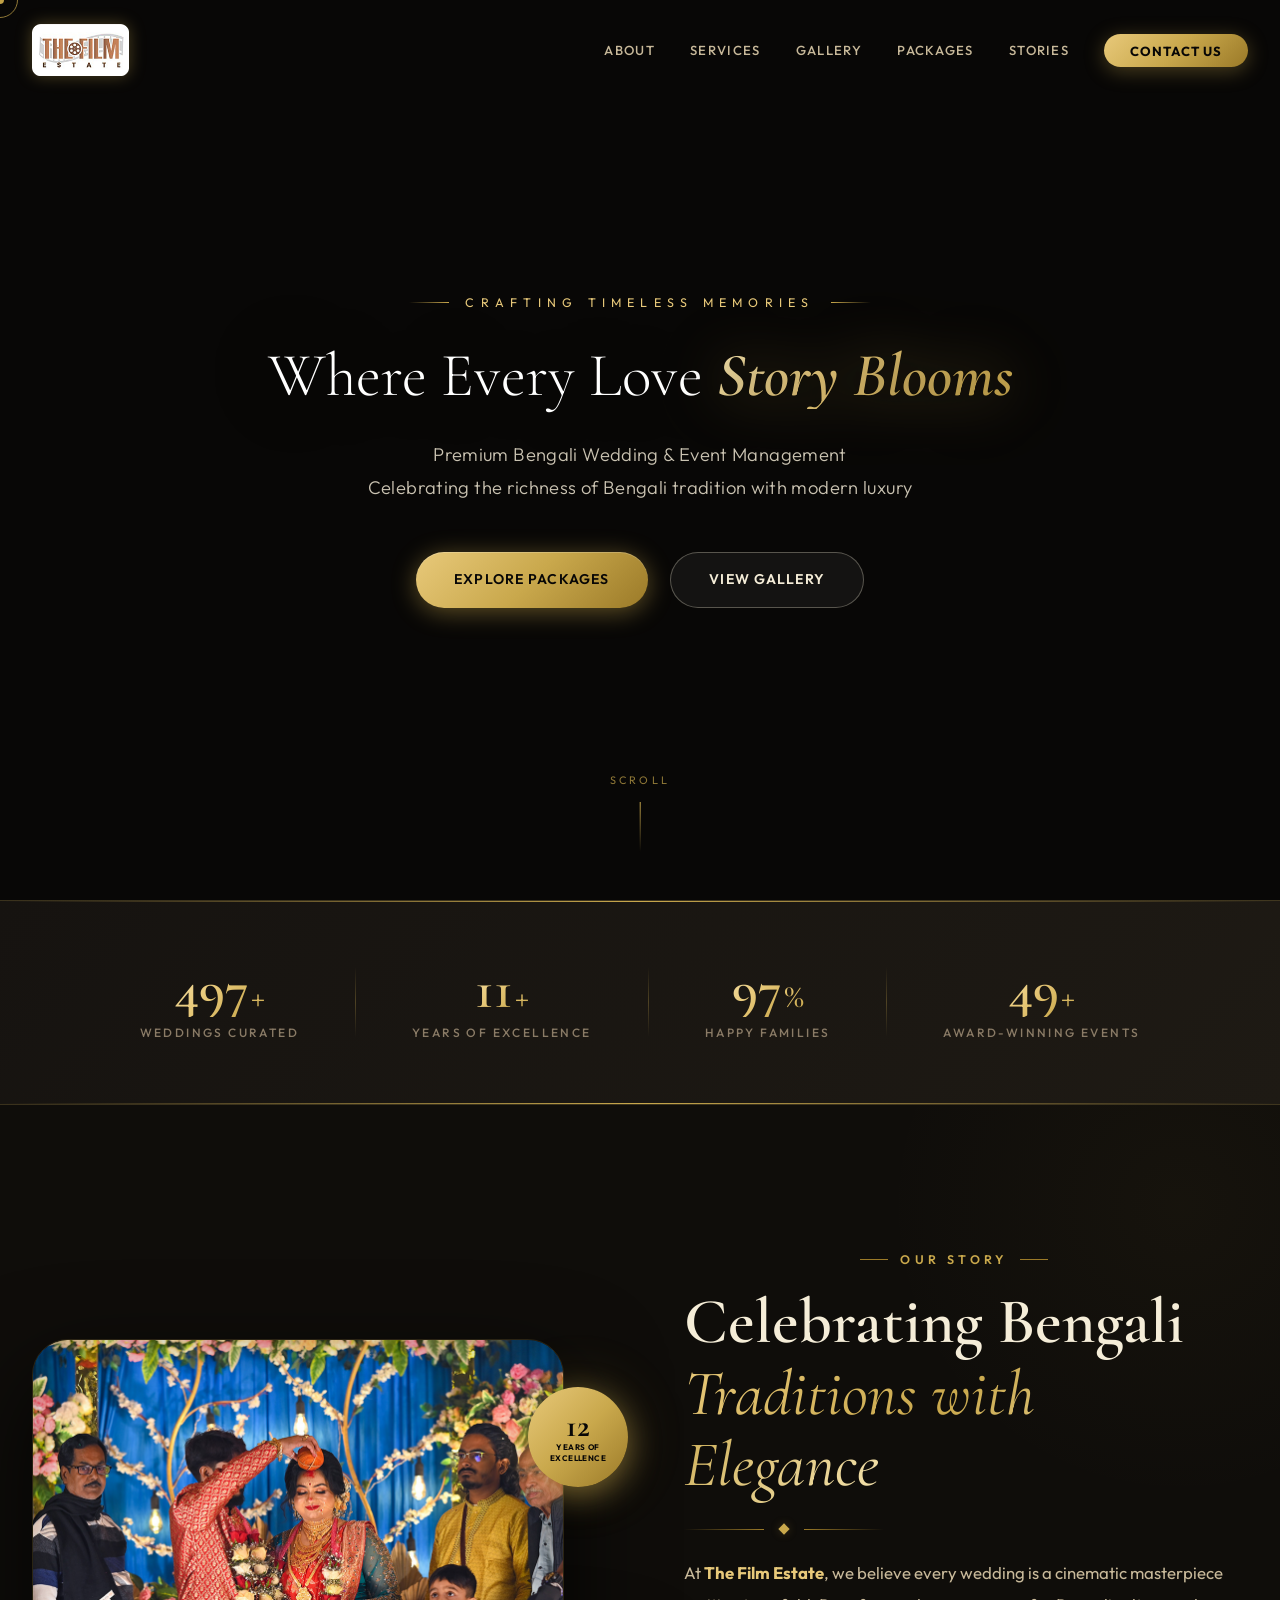
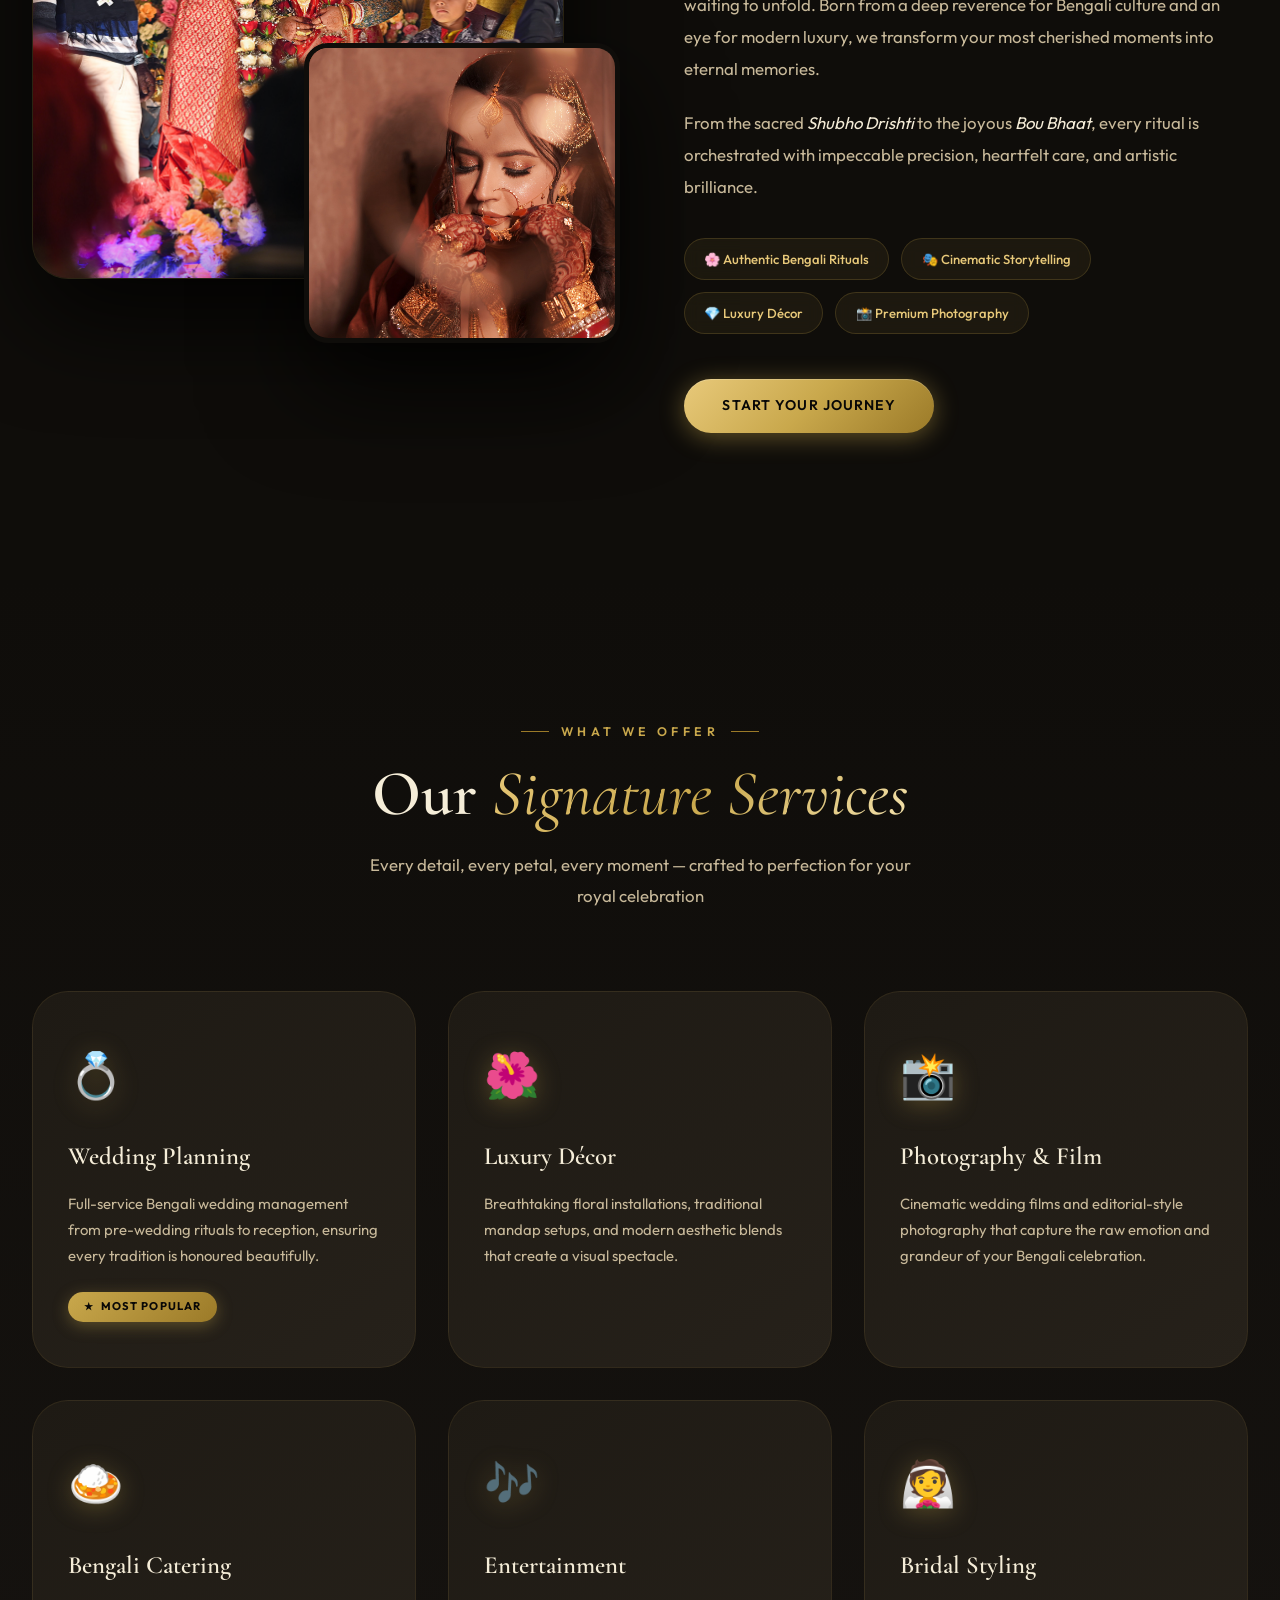
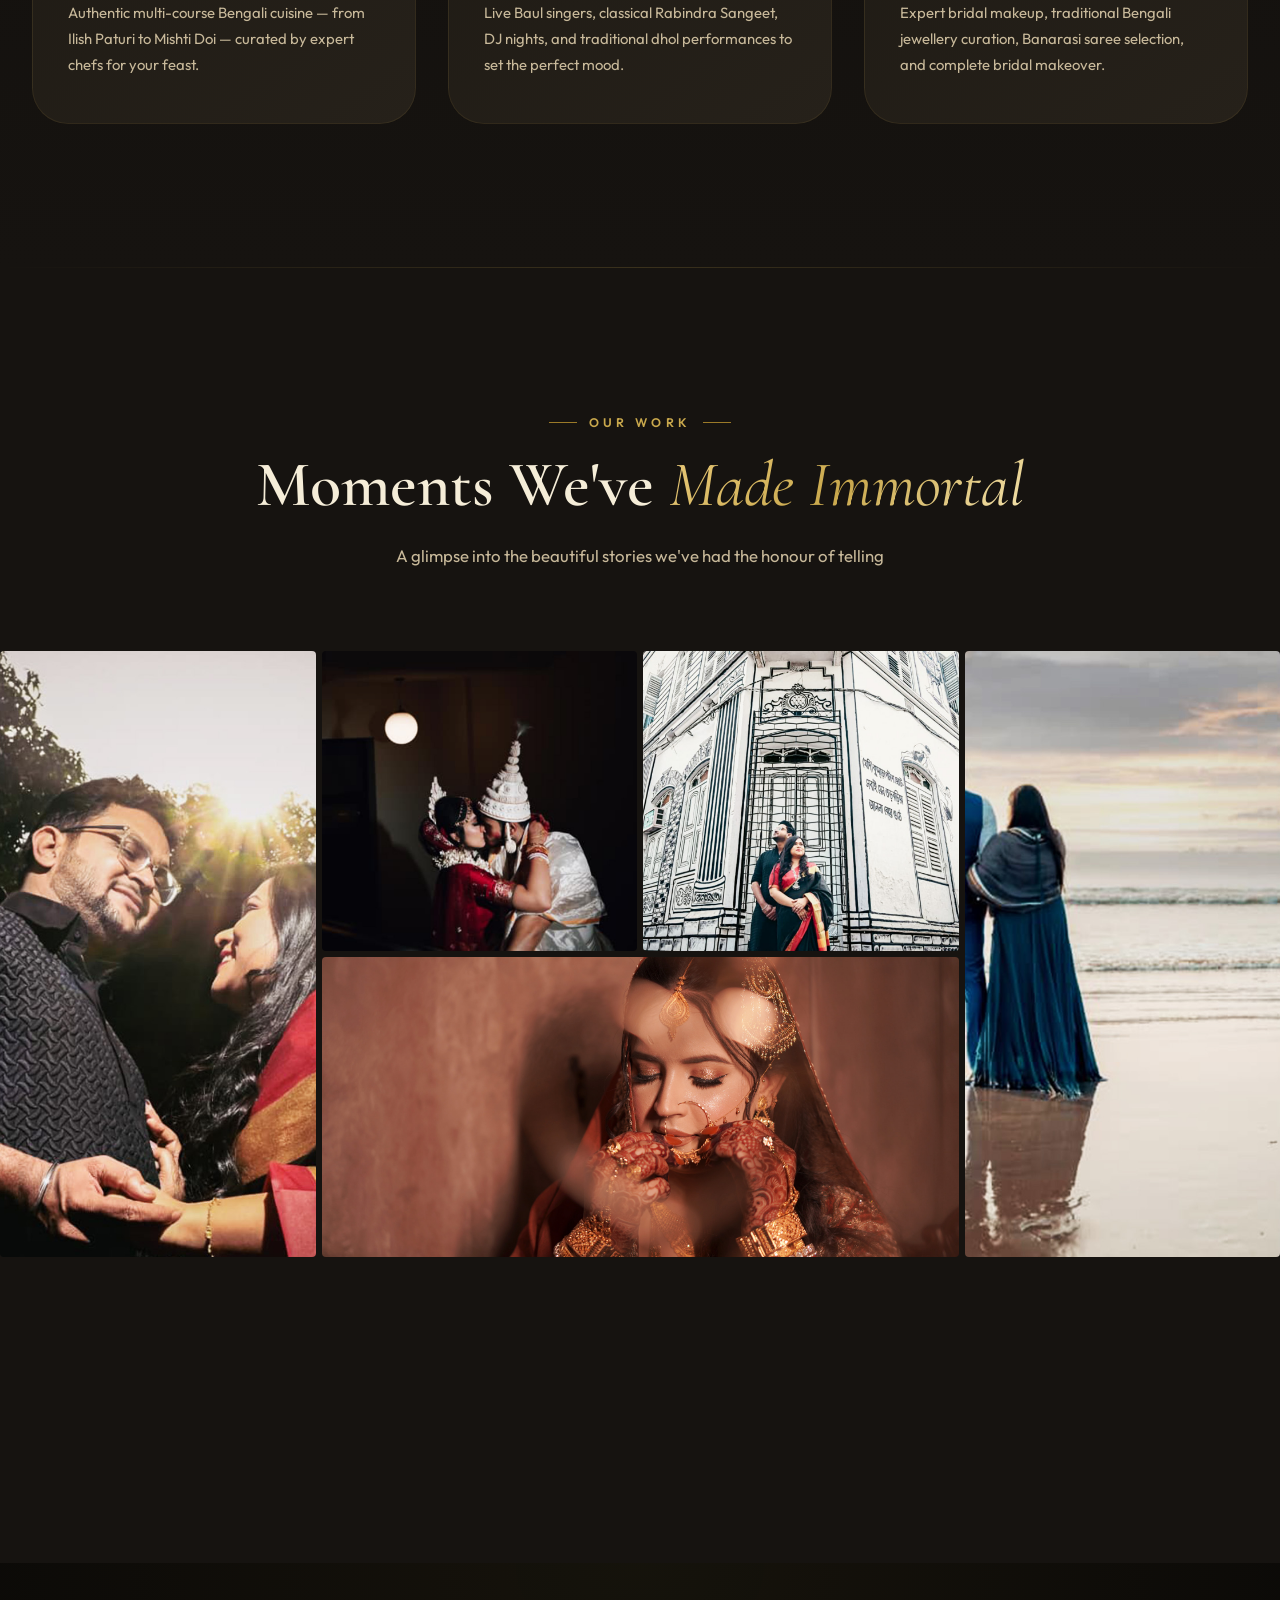
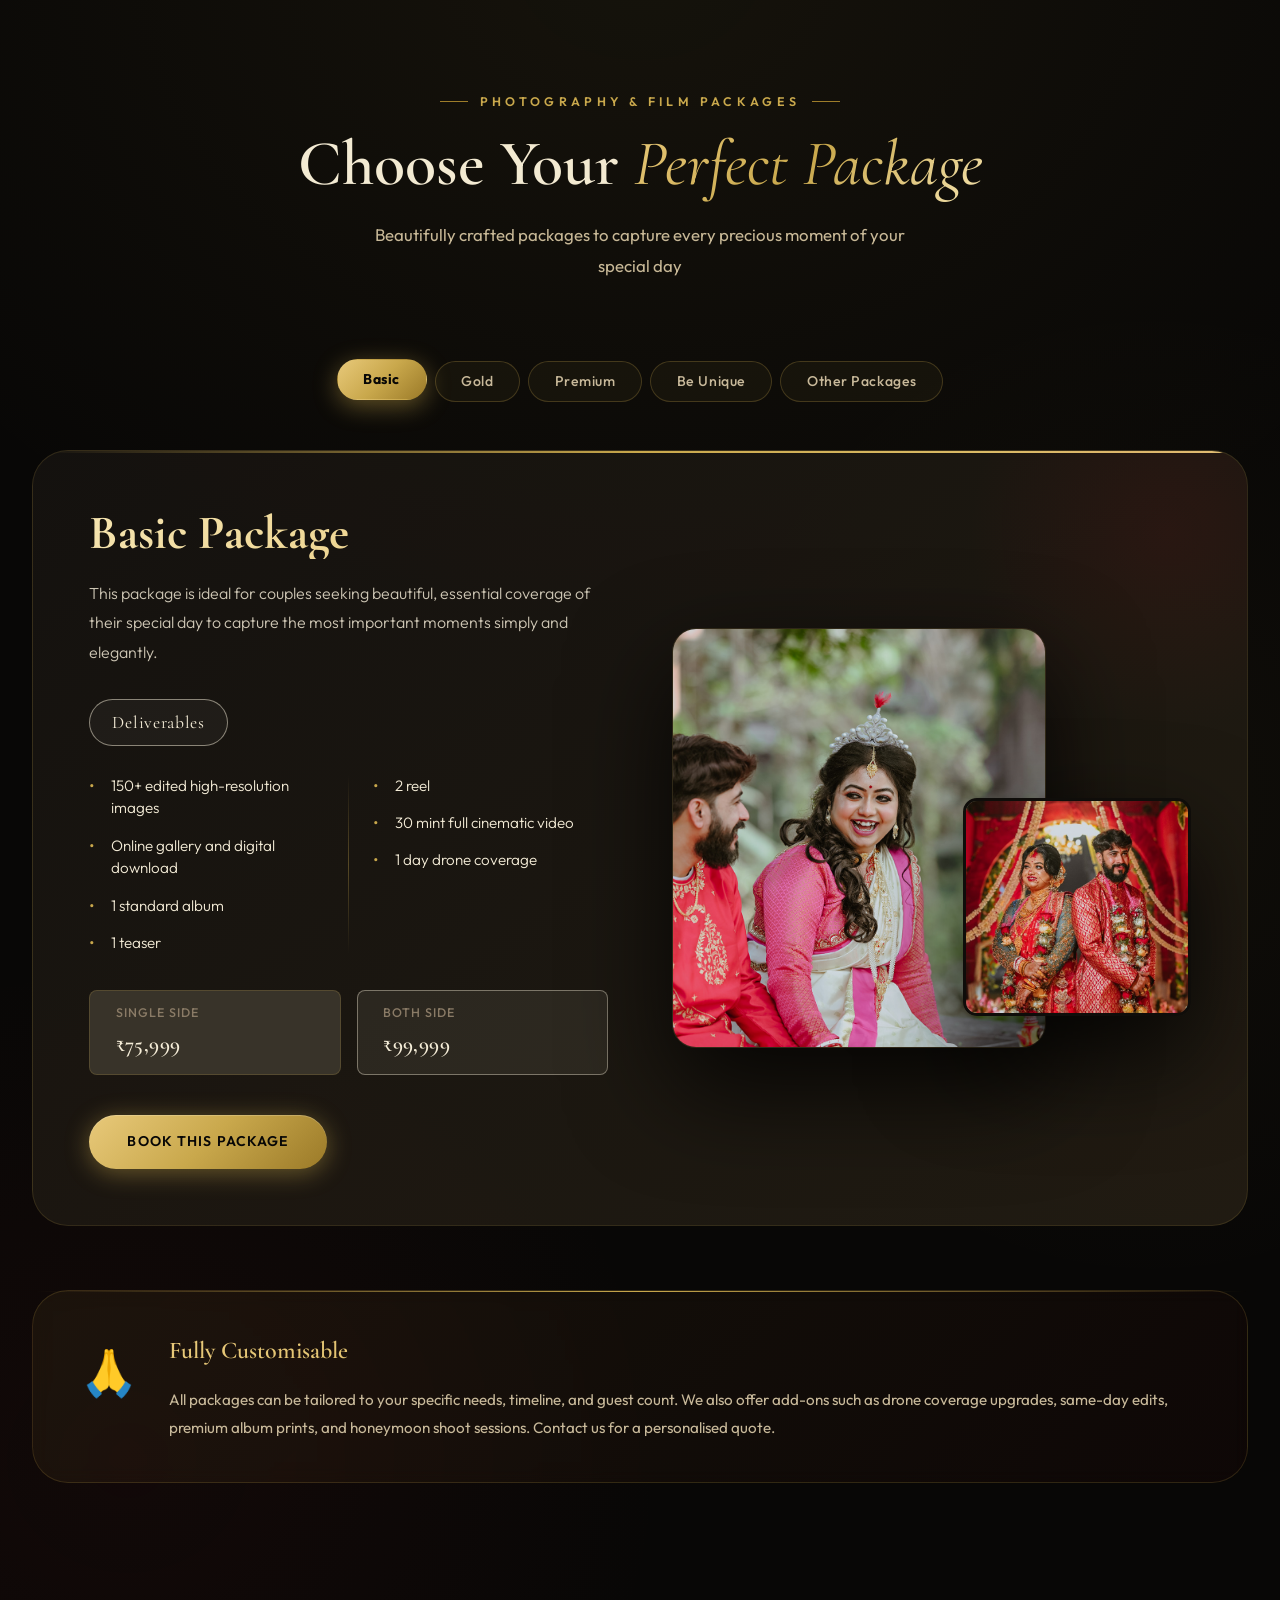
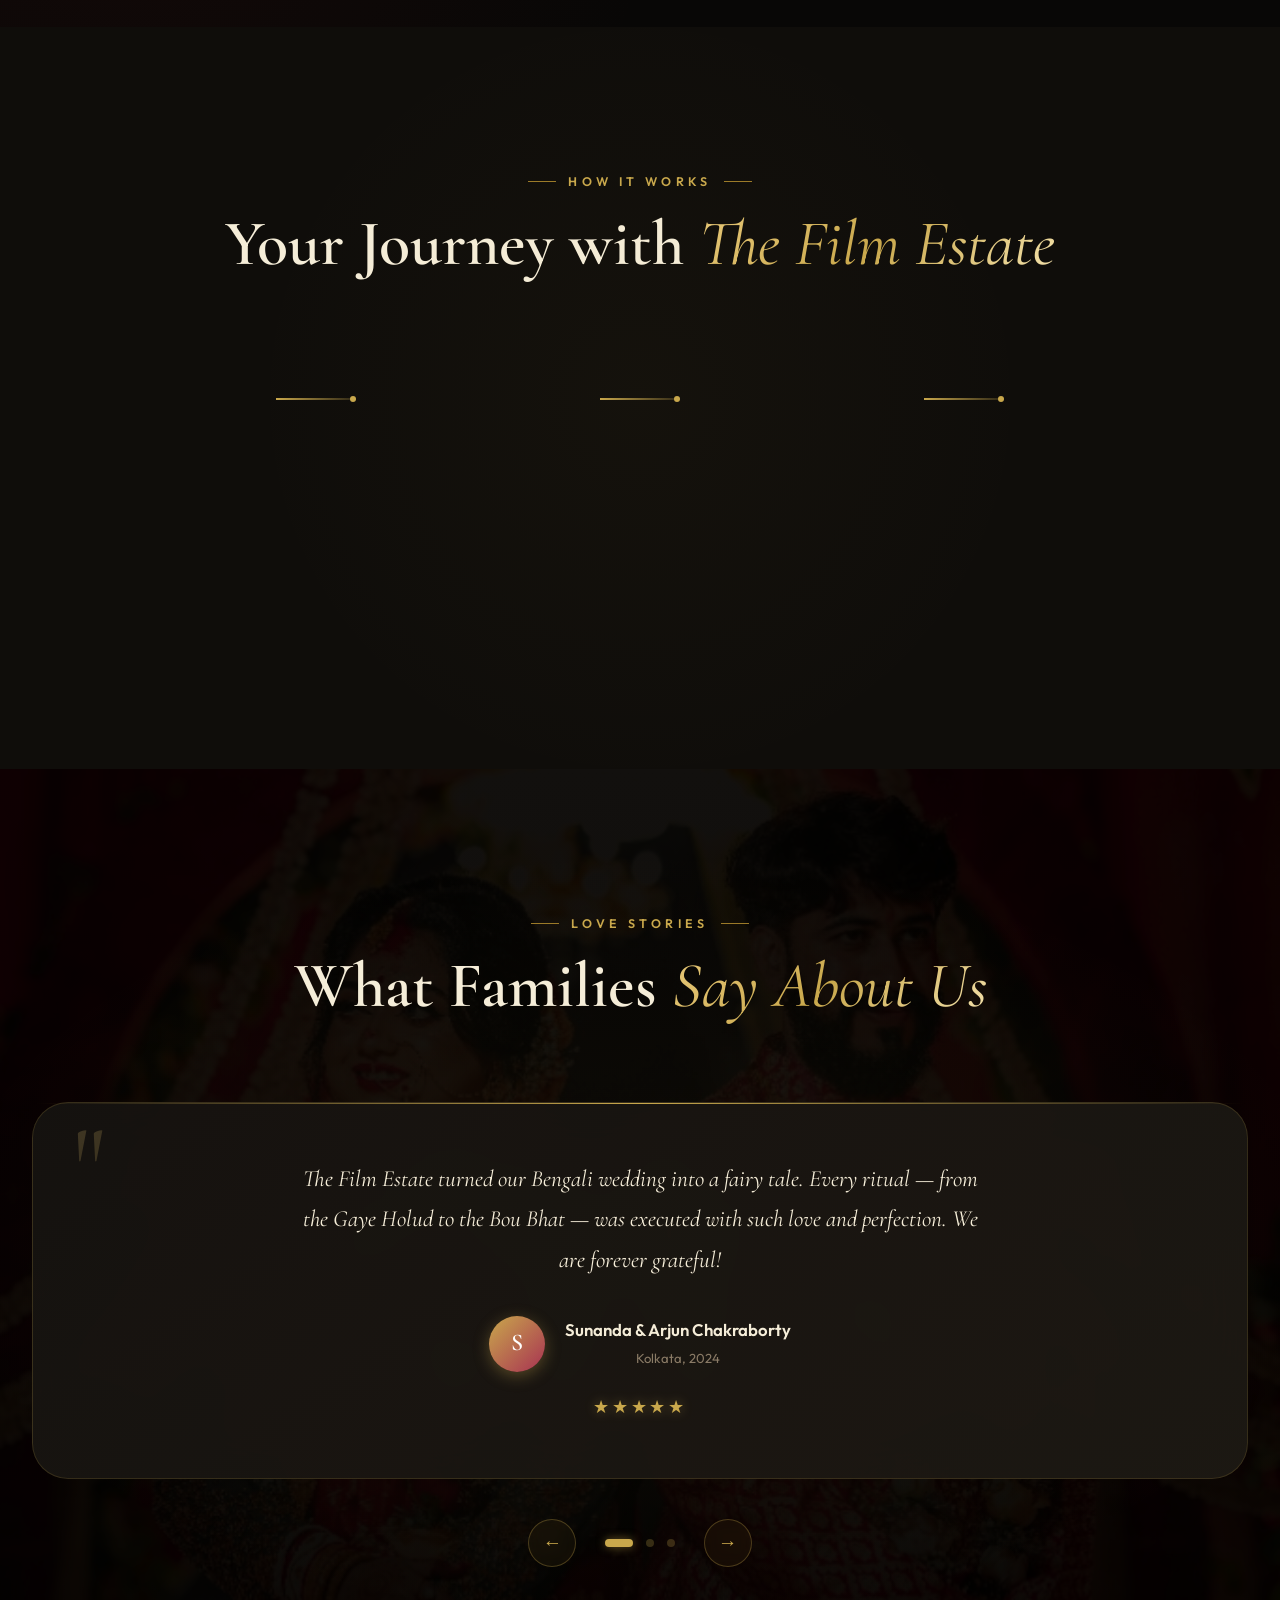
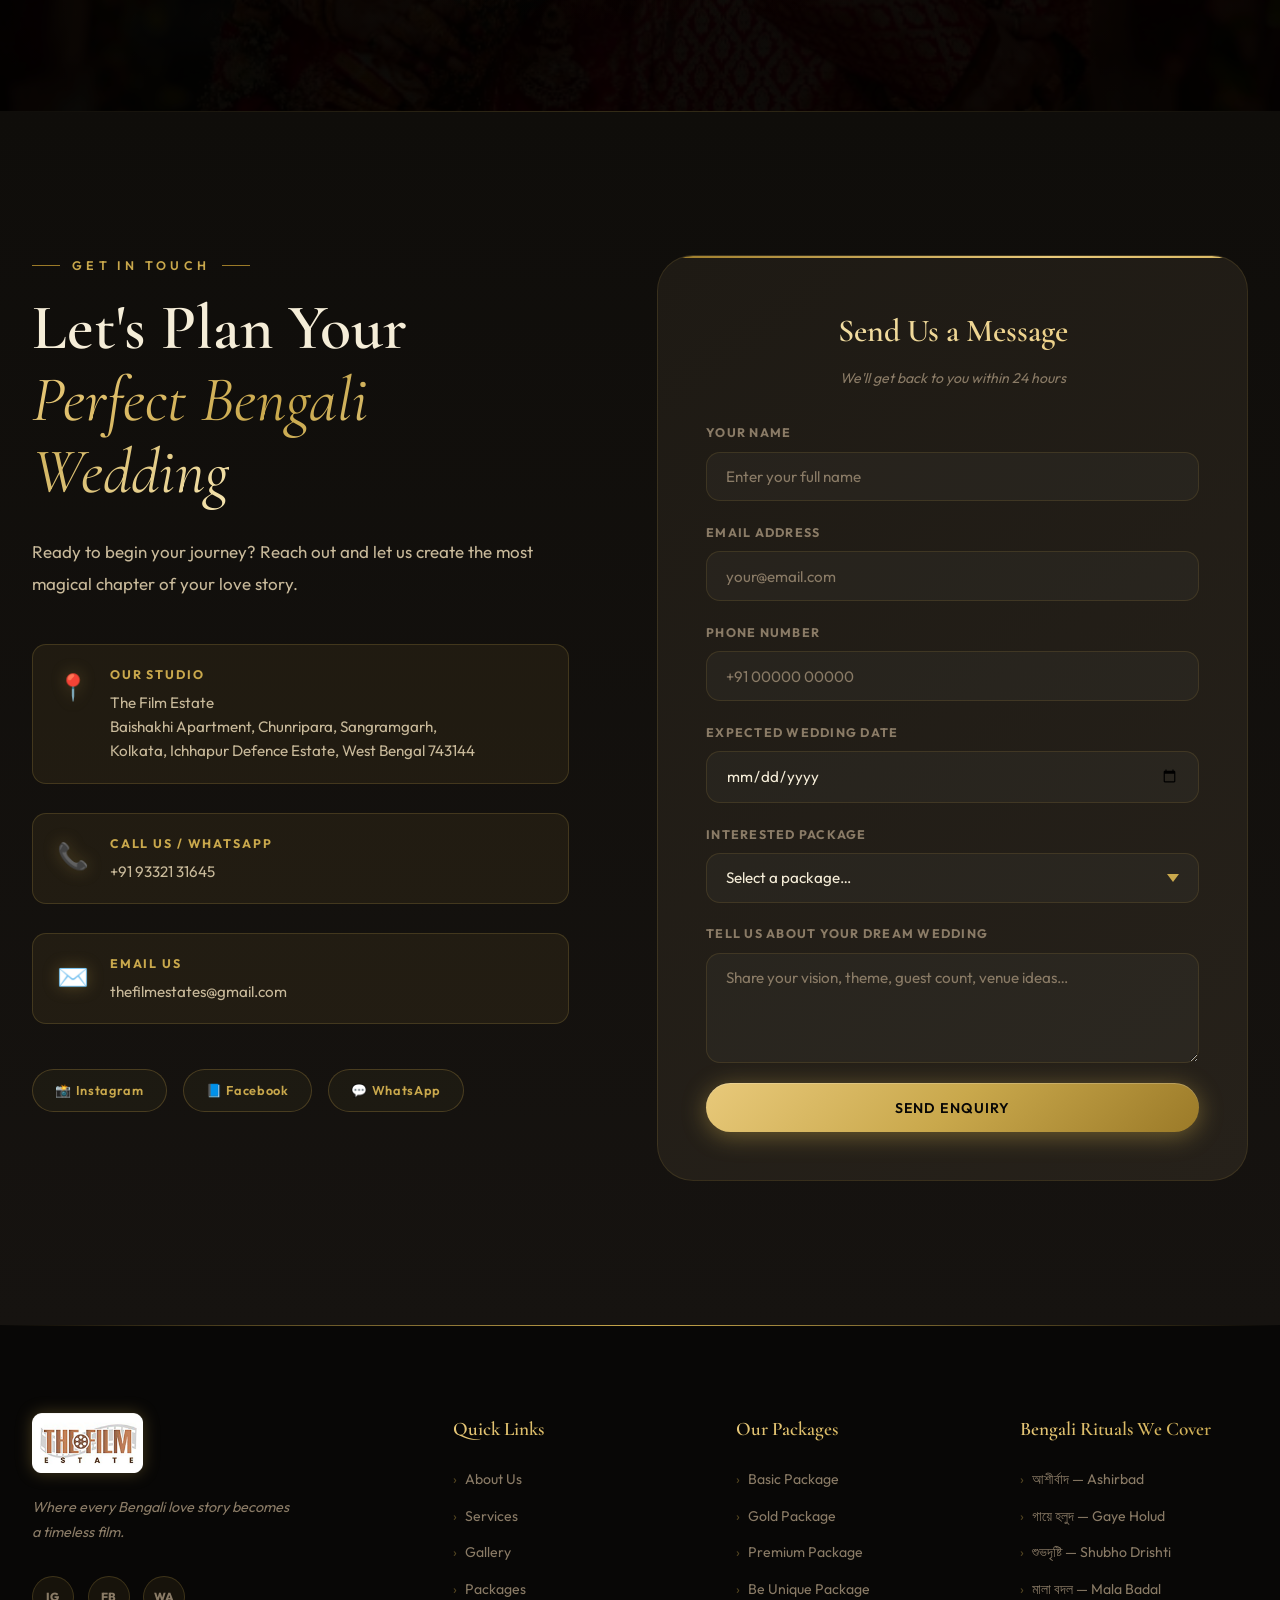
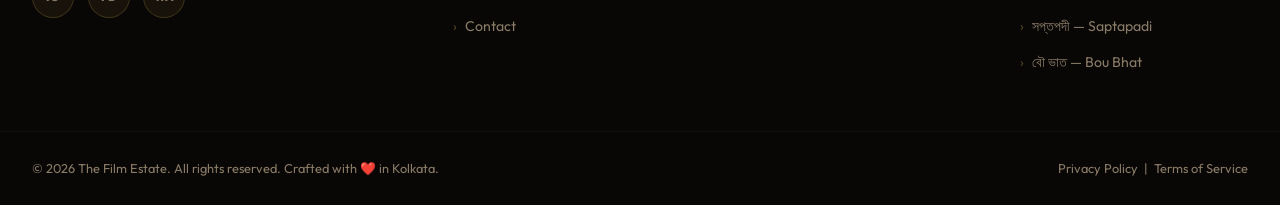
<file: index.html>
<!DOCTYPE html>
<html lang="en">

<head>
  <meta charset="UTF-8" />
  <meta name="viewport" content="width=device-width, initial-scale=1.0" />
  <title>The Film Estate — Luxury Bengali Wedding &amp; Event Management</title>
  <meta name="description"
    content="The Film Estate is a premier event management company specialising in authentic Bengali weddings and luxury celebrations. Explore our Bengali wedding packages and make your day unforgettable." />
  <meta name="keywords"
    content="Bengali wedding, Bengali wedding planner, Kolkata wedding, luxury event management, Gaye Holud, Biye, wedding photography" />
  <meta property="og:title" content="The Film Estate — Luxury Bengali Wedding &amp; Event Management" />
  <meta property="og:description"
    content="Premier Bengali wedding management — where love stories become timeless films." />
  <link rel="preconnect" href="https://fonts.googleapis.com" />
  <link rel="preconnect" href="https://fonts.gstatic.com" crossorigin />
  <link
    href="https://fonts.googleapis.com/css2?family=Cormorant+Garamond:ital,wght@0,300;0,400;0,500;0,600;0,700;1,300;1,400;1,600&family=Outfit:wght@300;400;500;600&family=Dancing+Script:wght@600;700&family=Playfair+Display:ital,wght@0,400;0,700;1,400&display=swap"
    rel="stylesheet" />
  <link rel="preload" as="image" href="images/logo.png" />
  <link rel="stylesheet" href="style.css" />
</head>

<body>

  <!-- ===================== CUSTOM CURSOR ===================== -->
  <div class="cursor-dot" id="cursorDot"></div>
  <div class="cursor-ring" id="cursorRing"></div>

  <!-- ===================== PRELOADER ===================== -->
  <div class="preloader" id="preloader">
    <div class="preloader-logo">The Film Estate</div>
    <div class="preloader-bar"></div>
  </div>

  <!-- ===================== NAVIGATION ===================== -->
  <nav class="navbar" id="navbar">
    <div class="nav-inner">
      <a href="#hero" class="nav-logo">
        <img src="images/logo.png" alt="The Film Estate Logo" />
      </a>
      <ul class="nav-links" id="navLinks">
        <li><a href="#about" class="nav-link">About</a></li>
        <li><a href="#services" class="nav-link">Services</a></li>
        <li><a href="#gallery" class="nav-link">Gallery</a></li>
        <li><a href="#packages" class="nav-link">Packages</a></li>
        <li><a href="#testimonials" class="nav-link">Stories</a></li>
        <li><a href="#contact" class="nav-link nav-cta-link">Contact Us</a></li>
      </ul>
      <button class="hamburger" id="hamburger" aria-label="Toggle menu">
        <span></span><span></span><span></span>
      </button>
    </div>
  </nav>

  <!-- ===================== HERO SECTION ===================== -->
  <section class="hero" id="hero">
    <!-- Floating Particles -->
    <div class="particles-container" id="particlesContainer"></div>

    <div class="hero-video-container">
      <video class="hero-video" autoplay loop muted playsinline>
        <source src="images/bnner-video.mp4" type="video/mp4" />
        Your browser does not support the video tag.
      </video>
    </div>
    <div class="hero-overlay"></div>
    <div class="hero-content">
      <p class="hero-tagline">Crafting Timeless Memories</p>
      <h1 class="hero-title">Where Every Love <em>Story Blooms</em></h1>
      <p class="hero-subtitle">Premium Bengali Wedding &amp; Event Management<br />Celebrating the richness of Bengali
        tradition with modern luxury</p>
      <div class="hero-btns">
        <a href="#packages" class="btn btn-gold" id="hero-explore-btn">
          <span>Explore Packages</span>
          <span class="btn-shimmer"></span>
        </a>
        <a href="#gallery" class="btn btn-outline" id="hero-gallery-btn">
          <span>View Gallery</span>
          <span class="btn-shimmer"></span>
        </a>
      </div>
    </div>
    <div class="hero-scroll-indicator">
      <span>Scroll</span>
      <div class="scroll-line"></div>
    </div>
  </section>

  <!-- ===================== STATS RIBBON ===================== -->
  <section class="stats-ribbon">
    <div class="stat-item">
      <div class="stat-number-wrap">
        <span class="stat-number" data-target="500">0</span><span class="stat-suffix">+</span>
      </div>
      <span class="stat-label">Weddings Curated</span>
    </div>
    <div class="stat-divider"></div>
    <div class="stat-item">
      <div class="stat-number-wrap">
        <span class="stat-number" data-target="12">0</span><span class="stat-suffix">+</span>
      </div>
      <span class="stat-label">Years of Excellence</span>
    </div>
    <div class="stat-divider"></div>
    <div class="stat-item">
      <div class="stat-number-wrap">
        <span class="stat-number" data-target="98">0</span><span class="stat-suffix">%</span>
      </div>
      <span class="stat-label">Happy Families</span>
    </div>
    <div class="stat-divider"></div>
    <div class="stat-item">
      <div class="stat-number-wrap">
        <span class="stat-number" data-target="50">0</span><span class="stat-suffix">+</span>
      </div>
      <span class="stat-label">Award-Winning Events</span>
    </div>
  </section>

  <!-- ===================== ABOUT SECTION ===================== -->
  <section class="about-section" id="about">
    <div class="container">
      <div class="about-grid">
        <div class="about-images">
          <div class="about-img-main reveal-left">
            <img src="images/about-us.jpg" alt="Beautiful Bengali couple in traditional attire" loading="lazy" />
          </div>
          <div class="about-img-secondary reveal-left" style="transition-delay:0.25s">
            <img src="images/bride2.jpg" alt="Bride in traditional Bengali wedding" loading="lazy" />
          </div>
          <div class="about-badge">
            <span class="badge-number">12</span>
            <span class="badge-text">Years of<br />Excellence</span>
          </div>
        </div>
        <div class="about-content reveal-right">
          <p class="section-eyebrow">Our Story</p>
          <h2 class="section-title">Celebrating Bengali<br /><em>Traditions with Elegance</em></h2>
          <div class="ornament" style="justify-content:flex-start; margin: 1.5rem 0;">
            <div class="ornament-line"></div>
            <div class="ornament-diamond"></div>
            <div class="ornament-line right"></div>
          </div>
          <p class="about-desc">At <strong>The Film Estate</strong>, we believe every wedding is a cinematic masterpiece
            waiting to unfold. Born from a deep reverence for Bengali culture and an eye for modern luxury, we transform
            your most cherished moments into eternal memories.</p>
          <p class="about-desc">From the sacred <em>Shubho Drishti</em> to the joyous <em>Bou Bhaat</em>, every ritual
            is orchestrated with impeccable precision, heartfelt care, and artistic brilliance.</p>
          <div class="about-features">
            <div class="feature-pill">🌸 Authentic Bengali Rituals</div>
            <div class="feature-pill">🎭 Cinematic Storytelling</div>
            <div class="feature-pill">💎 Luxury Décor</div>
            <div class="feature-pill">📸 Premium Photography</div>
          </div>
          <a href="#contact" class="btn btn-gold" id="about-contact-btn">
            <span>Start Your Journey</span>
            <span class="btn-shimmer"></span>
          </a>
        </div>
      </div>
    </div>
  </section>

  <!-- ===================== SERVICES SECTION ===================== -->
  <section class="services-section" id="services">
    <div class="container">
      <div class="section-header">
        <p class="section-eyebrow">What We Offer</p>
        <h2 class="section-title">Our <em>Signature Services</em></h2>
        <p class="section-desc">Every detail, every petal, every moment — crafted to perfection for your royal
          celebration</p>
      </div>
      <div class="services-grid">
        <div class="service-card reveal-up" id="svc-wedding">
          <div class="service-icon">💍</div>
          <h3>Wedding Planning</h3>
          <p>Full-service Bengali wedding management from pre-wedding rituals to reception, ensuring every tradition is
            honoured beautifully.</p>
          <span class="service-tag">Most Popular</span>
        </div>
        <div class="service-card reveal-up" id="svc-decor" style="transition-delay:0.1s">
          <div class="service-icon">🌺</div>
          <h3>Luxury Décor</h3>
          <p>Breathtaking floral installations, traditional mandap setups, and modern aesthetic blends that create a
            visual spectacle.</p>
        </div>
        <div class="service-card reveal-up" id="svc-photo" style="transition-delay:0.2s">
          <div class="service-icon">📸</div>
          <h3>Photography &amp; Film</h3>
          <p>Cinematic wedding films and editorial-style photography that capture the raw emotion and grandeur of your
            Bengali celebration.</p>
        </div>
        <div class="service-card reveal-up" id="svc-catering" style="transition-delay:0.3s">
          <div class="service-icon">🍛</div>
          <h3>Bengali Catering</h3>
          <p>Authentic multi-course Bengali cuisine — from Ilish Paturi to Mishti Doi — curated by expert chefs for your
            feast.</p>
        </div>
        <div class="service-card reveal-up" id="svc-music" style="transition-delay:0.4s">
          <div class="service-icon">🎶</div>
          <h3>Entertainment</h3>
          <p>Live Baul singers, classical Rabindra Sangeet, DJ nights, and traditional dhol performances to set the
            perfect mood.</p>
        </div>
        <div class="service-card reveal-up" id="svc-bride" style="transition-delay:0.5s">
          <div class="service-icon">👰</div>
          <h3>Bridal Styling</h3>
          <p>Expert bridal makeup, traditional Bengali jewellery curation, Banarasi saree selection, and complete bridal
            makeover.</p>
        </div>
      </div>
    </div>
  </section>

  <!-- ===================== GALLERY SECTION ===================== -->
  <section class="gallery-section" id="gallery">
    <div class="container">
      <div class="section-header">
        <p class="section-eyebrow">Our Work</p>
        <h2 class="section-title">Moments We've <em>Made Immortal</em></h2>
        <p class="section-desc">A glimpse into the beautiful stories we've had the honour of telling</p>
      </div>
    </div>
    <div class="gallery-masonry">
      <div class="gallery-item tall reveal-up" id="gal-1">
        <img src="images/gallery.jpg" alt="Bengali bride and groom at traditional mandap" loading="lazy" />
        <div class="gallery-overlay">
          <span>Pre-Wedding Shoot</span>
        </div>
      </div>
      <div class="gallery-item reveal-up" id="gal-2" style="transition-delay:0.1s">
        <img src="images/gallery2.jpg" alt="Couple in Bengali traditional attire" loading="lazy" />
        <div class="gallery-overlay">
          <span>Pre-Wedding Shoot</span>
        </div>
      </div>
      <div class="gallery-item reveal-up" id="gal-3" style="transition-delay:0.2s">
        <img src="images/gallery34.jpg" alt="Bengali bride in red saree" loading="lazy" />
        <div class="gallery-overlay">
          <span>Couple Landscapes</span>
        </div>
      </div>
      <div class="gallery-item tall reveal-up" id="gal-4" style="transition-delay:0.15s">
        <img src="images/gallery4.jpg" alt="Couple walking at temple background" loading="lazy" />
        <div class="gallery-overlay">
          <span>Destination Shoot</span>
        </div>
      </div>
      <div class="gallery-item wide reveal-up" id="gal-5" style="transition-delay:0.3s">
        <img src="images/bride2.jpg" alt="Bride with banana leaves at reception" loading="lazy" />
        <div class="gallery-overlay">
          <span>Bridal Potraits</span>
        </div>
      </div>
      <div class="gallery-item reveal-up" id="gal-6" style="transition-delay:0.35s">
        <img src="images/decor.png" alt="Bengali wedding decoration" loading="lazy" />
        <div class="gallery-overlay">
          <span>Mandap Décor</span>
        </div>
      </div>
      <div class="gallery-item reveal-up" id="gal-7" style="transition-delay:0.4s">
        <img src="images/reception.png" alt="Luxury reception hall" loading="lazy" />
        <div class="gallery-overlay">
          <span>Reception Hall</span>
        </div>
      </div>
    </div>
  </section>

  <!-- ===================== PACKAGES SECTION ===================== -->
  <section class="packages-section" id="packages">
    <div class="packages-bg-overlay"></div>
    <div class="container">
      <div class="section-header">
        <p class="section-eyebrow">Photography &amp; Film Packages</p>
        <h2 class="section-title">Choose Your <em>Perfect Package</em></h2>
        <p class="section-desc">Beautifully crafted packages to capture every precious moment of your special day</p>
      </div>

      <!-- PACKAGE TABS -->
      <div class="pkg-tabs" id="pkgTabs">
        <button class="pkg-tab active" data-pkg="basic" id="tab-basic">Basic</button>
        <button class="pkg-tab" data-pkg="gold" id="tab-gold">Gold</button>
        <button class="pkg-tab" data-pkg="premium" id="tab-premium">Premium</button>
        <button class="pkg-tab" data-pkg="unique" id="tab-unique">Be Unique</button>
        <button class="pkg-tab" data-pkg="other" id="tab-other">Other Packages</button>
      </div>

      <!-- PACKAGE PANELS -->
      <div class="pkg-panels" id="pkgPanels">

        <!-- BASIC PACKAGE -->
        <div class="pkg-panel active" id="panel-basic">
          <div class="pkg-panel-inner">
            <div class="pkg-panel-content">
              <h3 class="pkg-panel-title">Basic Package</h3>
              <p class="pkg-panel-desc">This package is ideal for couples seeking beautiful, essential coverage of their
                special day to capture the most important moments simply and elegantly.</p>
              <div class="pkg-deliverables-label">Deliverables</div>
              <div class="pkg-deliverables-grid">
                <ul class="pkg-deliverables-col">
                  <li>150+ edited high-resolution images</li>
                  <li>Online gallery and digital download</li>
                  <li>1 standard album</li>
                  <li>1 teaser</li>
                </ul>
                <div class="pkg-col-divider"></div>
                <ul class="pkg-deliverables-col">
                  <li>2 reel</li>
                  <li>30 mint full cinematic video</li>
                  <li>1 day drone coverage</li>
                </ul>
              </div>
              <div class="pkg-pricing-row">
                <div class="pkg-price-btn single"><span class="pkg-price-label">Single Side</span><span
                    class="pkg-price-amount">&#8377;75,999</span></div>
                <div class="pkg-price-btn both"><span class="pkg-price-label">Both Side</span><span
                    class="pkg-price-amount">&#8377;99,999</span></div>
              </div>
              <a href="#contact" class="btn btn-gold pkg-book-btn" id="pkg-basic-book-btn" data-pkg="basic"><span>Book
                  This Package</span><span class="btn-shimmer"></span></a>
            </div>
            <div class="pkg-panel-images">
              <div class="pkg-img-main"><img src="images/couple1.jpg" alt="Basic Package" loading="lazy" /></div>
              <div class="pkg-img-secondary"><img src="images/couple3.jpg" alt="Wedding" loading="lazy" /></div>
            </div>
          </div>
        </div>

        <!-- GOLD PACKAGE -->
        <div class="pkg-panel" id="panel-gold">
          <div class="pkg-panel-inner">
            <div class="pkg-panel-content">
              <h3 class="pkg-panel-title gold">Gold Package</h3>
              <p class="pkg-panel-desc">Designed for those who want a more comprehensive experience, this option
                captures a broader story with added cinematic flair and premium keepsakes.</p>
              <div class="pkg-deliverables-label">Deliverables</div>
              <div class="pkg-deliverables-grid">
                <ul class="pkg-deliverables-col">
                  <li>300+ edited high-resolution images</li>
                  <li>25-page premium wedding album</li>
                  <li>40 mint full wedding video</li>
                  <li>Complimentary pre-wedding</li>
                </ul>
                <div class="pkg-col-divider"></div>
                <ul class="pkg-deliverables-col">
                  <li>Online gallery and digital download</li>
                  <li>2-3 mint wedding teaser</li>
                  <li>2 days drone coverage</li>
                </ul>
              </div>
              <div class="pkg-pricing-row">
                <div class="pkg-price-btn single"><span class="pkg-price-label">Single Side</span><span
                    class="pkg-price-amount">&#8377;95,999</span></div>
                <div class="pkg-price-btn both"><span class="pkg-price-label">Both Side</span><span
                    class="pkg-price-amount">&#8377;1,25,000</span></div>
              </div>
              <a href="#contact" class="btn btn-gold pkg-book-btn" id="pkg-gold-book-btn" data-pkg="gold"><span>Book
                  This Package</span><span class="btn-shimmer"></span></a>
            </div>
            <div class="pkg-panel-images">
              <div class="pkg-img-main"><img src="images/bridal-1.jpg" alt="Gold Package" loading="lazy" /></div>
              <div class="pkg-img-secondary"><img src="images/bridal-2.jpg" alt="Bridal" loading="lazy" /></div>
            </div>
          </div>
        </div>

        <!-- PREMIUM PACKAGE -->
        <div class="pkg-panel" id="panel-premium">
          <div class="pkg-panel-inner">
            <div class="pkg-panel-content">
              <h3 class="pkg-panel-title">Premium Package</h3>
              <p class="pkg-panel-desc">This tier offers an extensive and luxurious wedding documentation experience,
                ensuring no memory goes unrecorded from the pre-wedding shoot to the final farewell.</p>
              <div class="pkg-deliverables-label">Deliverables</div>
              <div class="pkg-deliverables-grid">
                <ul class="pkg-deliverables-col">
                  <li>500+ edited high-resolution images</li>
                  <li>35-page wedding album</li>
                  <li>1 canvera album</li>
                  <li>50-60 mint story telling video</li>
                </ul>
                <div class="pkg-col-divider"></div>
                <ul class="pkg-deliverables-col">
                  <li>6-8 mint wedding teaser</li>
                  <li>3 days drone coverage</li>
                  <li>Pre/post wedding</li>
                  <li>Free gift</li>
                </ul>
              </div>
              <div class="pkg-pricing-row">
                <div class="pkg-price-btn single"><span class="pkg-price-label">Single Side</span><span
                    class="pkg-price-amount">&#8377;1,35,000</span></div>
                <div class="pkg-price-btn both"><span class="pkg-price-label">Both Side</span><span
                    class="pkg-price-amount">&#8377;1,75,000</span></div>
              </div>
              <a href="#contact" class="btn btn-gold pkg-book-btn" id="pkg-premium-book-btn"
                data-pkg="premium"><span>Book This Package</span><span class="btn-shimmer"></span></a>
            </div>
            <div class="pkg-panel-images">
              <div class="pkg-img-main"><img src="images/premium1.jpg" alt="Bengali wedding couple under floral mandap"
                  loading="lazy" /></div>
              <div class="pkg-img-secondary"><img src="images/premium2.jpg"
                  alt="Bengali bride in traditional red outfit" loading="lazy" /></div>
            </div>
          </div>
        </div>

        <!-- BE UNIQUE PACKAGE -->
        <div class="pkg-panel" id="panel-unique">
          <div class="pkg-panel-inner">
            <div class="pkg-panel-content">
              <h3 class="pkg-panel-title unique">Be Unique Package</h3>
              <p class="pkg-panel-desc">This tier offers an extensive and luxurious wedding documentation experience,
                ensuring no memory goes unrecorded from the pre-wedding shoot to the final farewell.</p>
              <div class="pkg-deliverables-label">Deliverables</div>
              <div class="pkg-deliverables-grid">
                <ul class="pkg-deliverables-col">
                  <li>800+ edited high-resolution images</li>
                  <li>Online gallery and digital download</li>
                  <li>Fully customized luxury wedding album</li>
                  <li>50-60 mint story telling video</li>
                </ul>
                <div class="pkg-col-divider"></div>
                <ul class="pkg-deliverables-col">
                  <li>Same-day edit (SDE) highlight video (perfect for reception screening)</li>
                  <li>4 days comprehensive drone coverage</li>
                  <li>Special premium free gift</li>
                </ul>
              </div>
              <div class="pkg-pricing-row">
                <div class="pkg-price-btn single"><span class="pkg-price-label">Single Side</span><span
                    class="pkg-price-amount">&#8377;1,85,000</span></div>
                <div class="pkg-price-btn both"><span class="pkg-price-label">Both Side</span><span
                    class="pkg-price-amount">&#8377;2,65,000</span></div>
              </div>
              <a href="#contact" class="btn btn-gold pkg-book-btn" id="pkg-unique-book-btn" data-pkg="unique"><span>Book
                  This Package</span><span class="btn-shimmer"></span></a>
            </div>
            <div class="pkg-panel-images">
              <div class="pkg-img-main"><img src="images/bridal-5.jpg" alt="Be Unique" loading="lazy" /></div>
              <div class="pkg-img-secondary"><img src="images/bride1.jpg" alt="Bridal" loading="lazy" /></div>
            </div>
          </div>
        </div>

        <!-- OTHER PACKAGES -->
        <div class="pkg-panel" id="panel-other">
          <div class="pkg-panel-inner pkg-other-inner">
            <div class="pkg-panel-content">
              <h3 class="pkg-panel-title">Other Packages</h3>
              <p class="pkg-panel-subtitle-tag">Pre wedding and destination</p>
              <div class="pkg-other-table">
                <div class="pkg-other-table-head"><span>Package</span><span>Single Side</span></div>
                <div class="pkg-other-row"><span>Destination</span><span>&#8377;5,00,000</span></div>
                <div class="pkg-other-row"><span>Pre wedding <small>(1 Day)</small></span><span>&#8377;25,000</span>
                </div>
                <div class="pkg-other-row"><span>Pre wedding <small>(2 Day)</small></span><span>&#8377;45,000</span>
                </div>
                <div class="pkg-other-row"><span>Pre wedding <small>(3 Day)</small></span><span>&#8377;99,000</span>
                </div>
              </div>
              <a href="#contact" class="btn btn-gold pkg-book-btn" id="pkg-other-book-btn" data-pkg="other"
                style="margin-top:2.5rem"><span>Enquire Now</span><span class="btn-shimmer"></span></a>
            </div>
            <div class="pkg-panel-images pkg-other-images">
              <div class="pkg-img-main"><img src="images/bridal-4.jpg" alt="Pre-wedding destination shoot"
                  loading="lazy" /></div>
              <div class="pkg-other-img-stack">
                <div class="pkg-other-img-small"><img src="images/bridal-3.jpg" alt="Pre-wedding" loading="lazy" />
                </div>
                <div class="pkg-other-img-small"><img src="images/couple2.jpg" alt="Outdoor shoot" loading="lazy" />
                </div>
              </div>
            </div>
          </div>
        </div>

      </div>

      <div class="packages-note reveal-up">
        <div class="note-icon">🙏</div>
        <div class="note-content">
          <h4>Fully Customisable</h4>
          <p>All packages can be tailored to your specific needs, timeline, and guest count. We also offer add-ons such
            as drone coverage upgrades, same-day edits, premium album prints, and honeymoon shoot sessions. Contact us
            for a personalised quote.</p>
        </div>
      </div>
    </div>
  </section>

  <!-- ===================== PROCESS SECTION ===================== -->
  <section class="process-section" id="process">
    <div class="container">
      <div class="section-header">
        <p class="section-eyebrow">How It Works</p>
        <h2 class="section-title">Your Journey with <em>The Film Estate</em></h2>
      </div>
      <div class="process-steps">
        <div class="process-step reveal-up" id="step-1">
          <div class="step-number">01</div>
          <div class="step-content">
            <h3>Consultation</h3>
            <p>Share your dream. We listen, understand, and craft a personalised vision board for your Bengali wedding.
            </p>
          </div>
        </div>
        <div class="process-connector"></div>
        <div class="process-step reveal-up" id="step-2" style="transition-delay:0.1s">
          <div class="step-number">02</div>
          <div class="step-content">
            <h3>Planning</h3>
            <p>Our experts create a detailed roadmap covering every ritual, vendor, and timeline with flawless
              precision.</p>
          </div>
        </div>
        <div class="process-connector"></div>
        <div class="process-step reveal-up" id="step-3" style="transition-delay:0.2s">
          <div class="step-number">03</div>
          <div class="step-content">
            <h3>Execution</h3>
            <p>We bring your dream to life — coordinating every vendor, managing every detail with calm expertise.</p>
          </div>
        </div>
        <div class="process-connector"></div>
        <div class="process-step reveal-up" id="step-4" style="transition-delay:0.3s">
          <div class="step-number">04</div>
          <div class="step-content">
            <h3>Cherish Forever</h3>
            <p>Relive your magical day through our cinematic films and photographs delivered as timeless keepsakes.</p>
          </div>
        </div>
      </div>
    </div>
  </section>

  <!-- ===================== TESTIMONIALS ===================== -->
  <section class="testimonials-section" id="testimonials">
    <div class="testimonials-bg"></div>
    <div class="container">
      <div class="section-header">
        <p class="section-eyebrow">Love Stories</p>
        <h2 class="section-title">What Families <em>Say About Us</em></h2>
      </div>
      <div class="testimonials-slider">
        <div class="testimonial-track" id="testimonialTrack">
          <div class="testimonial-card" id="testi-1">
            <div class="testi-quote">"</div>
            <p class="testi-text">The Film Estate turned our Bengali wedding into a fairy tale. Every ritual — from the
              Gaye Holud to the Bou Bhat — was executed with such love and perfection. We are forever grateful!</p>
            <div class="testi-author">
              <div class="testi-avatar">S</div>
              <div>
                <strong>Sunanda &amp; Arjun Chakraborty</strong>
                <span>Kolkata, 2024</span>
              </div>
            </div>
            <div class="testi-stars">★★★★★</div>
          </div>
          <div class="testimonial-card" id="testi-2">
            <div class="testi-quote">"</div>
            <p class="testi-text">I was blown away by how they understood our Bengali traditions. The Shubho Drishti
              setup was absolutely breathtaking. Our guests still talk about the décor and the food!</p>
            <div class="testi-author">
              <div class="testi-avatar">P</div>
              <div>
                <strong>Priyanka &amp; Debashish Sen</strong>
                <span>Howrah, 2023</span>
              </div>
            </div>
            <div class="testi-stars">★★★★★</div>
          </div>
          <div class="testimonial-card" id="testi-3">
            <div class="testi-quote">"</div>
            <p class="testi-text">From the first consultation to the last frame of our wedding film, The Film Estate was
              exceptional. Professional, creative, and deeply passionate about what they do. Highly recommended!</p>
            <div class="testi-author">
              <div class="testi-avatar">M</div>
              <div>
                <strong>Moumita &amp; Rahul Banerjee</strong>
                <span>Siliguri, 2024</span>
              </div>
            </div>
            <div class="testi-stars">★★★★★</div>
          </div>
        </div>
        <div class="testi-controls">
          <button class="testi-btn" id="testi-prev" aria-label="Previous testimonial">&#8592;</button>
          <div class="testi-indicators">
            <span class="testi-dot active" id="testi-dot-0"></span>
            <span class="testi-dot" id="testi-dot-1"></span>
            <span class="testi-dot" id="testi-dot-2"></span>
          </div>
          <button class="testi-btn" id="testi-next" aria-label="Next testimonial">&#8594;</button>
        </div>
      </div>
    </div>
  </section>

  <!-- ===================== CONTACT SECTION ===================== -->
  <section class="contact-section" id="contact">
    <div class="container">
      <div class="contact-grid">
        <div class="contact-info reveal-left">
          <p class="section-eyebrow" style="justify-content:flex-start;">Get In Touch</p>
          <h2 class="section-title">Let's Plan Your<br /><em>Perfect Bengali Wedding</em></h2>
          <p class="contact-desc">Ready to begin your journey? Reach out and let us create the most magical chapter of
            your love story.</p>
          <div class="contact-details">
            <div class="contact-item">
              <span class="contact-icon">📍</span>
              <div>
                <strong>Our Studio</strong>
                <p>The Film Estate<br />Baishakhi Apartment, Chunripara, Sangramgarh,<br />Kolkata, Ichhapur Defence Estate, West Bengal 743144</p>
              </div>
            </div>
            <div class="contact-item">
              <span class="contact-icon">📞</span>
              <div>
                <strong>Call Us / WhatsApp</strong>
                <p><a href="tel:+919332131645">+91 93321 31645</a></p>
              </div>
            </div>
            <div class="contact-item">
              <span class="contact-icon">✉️</span>
              <div>
                <strong>Email Us</strong>
                <p><a href="mailto:thefilmestates@gmail.com">thefilmestates@gmail.com</a></p>
              </div>
            </div>
          </div>
          <div class="social-links">
            <a href="https://www.instagram.com/thefilmestates?igsh=djJscGx5OGw2YTA2" target="_blank" rel="noopener"
              class="social-link" id="social-instagram" aria-label="Instagram">📸 Instagram</a>
            <a href="https://www.facebook.com/share/1EQD1YFMgE/" target="_blank" rel="noopener" class="social-link"
              id="social-facebook" aria-label="Facebook">📘 Facebook</a>
            <a href="https://wa.me/919332131645" target="_blank" rel="noopener" class="social-link" id="social-whatsapp"
              aria-label="WhatsApp">💬 WhatsApp</a>
          </div>
        </div>
        <div class="contact-form-wrap reveal-right">
          <form class="contact-form" id="contactForm" novalidate>
            <h3>Send Us a Message</h3>
            <p class="form-tagline">We'll get back to you within 24 hours</p>
            <div class="form-group">
              <label for="contact-name">Your Name</label>
              <input type="text" id="contact-name" name="fullName" placeholder="Enter your full name" required />
            </div>
            <div class="form-group">
              <label for="email">Email Address</label>
              <input type="email" id="email" name="email" placeholder="your@email.com" required />
            </div>
            <div class="form-group">
              <label for="phone">Phone Number</label>
              <input type="tel" id="phone" name="phone" placeholder="+91 00000 00000" required />
            </div>
            <div class="form-group">
              <label for="wedding-date">Expected Wedding Date</label>
              <input type="date" id="wedding-date" name="weddingDate" />
            </div>
            <div class="form-group">
              <label for="package-select">Interested Package</label>
              <select id="package-select" name="package">
                <option value="">Select a package…</option>
                <option value="basic">Basic Package (₹75,999+)</option>
                <option value="gold">Gold Package (₹95,999+)</option>
                <option value="premium">Premium Package (₹1,35,000+)</option>
                <option value="unique">Be Unique Package (₹1,85,000+)</option>
                <option value="other">Other / Pre-wedding / Destination</option>
                <option value="custom">Custom Package</option>
              </select>
            </div>
            <div class="form-group">
              <label for="message">Tell Us About Your Dream Wedding</label>
              <textarea id="message" name="message" rows="4"
                placeholder="Share your vision, theme, guest count, venue ideas…"></textarea>
            </div>
            <button type="submit" class="btn btn-gold btn-full" id="submit-form-btn">
              <span>Send Enquiry</span>
              <span class="btn-shimmer"></span>
            </button>
            <div class="form-success" id="formSuccess">
              🎊 Thank you! We'll get back to you within 24 hours!
            </div>
          </form>
        </div>
      </div>
    </div>
  </section>

  <!-- ===================== FOOTER ===================== -->
  <footer class="footer">
    <div class="footer-top">
      <div class="container">
        <div class="footer-grid">
          <div class="footer-brand">
            <div class="footer-logo">
              <img src="images/logo.png" alt="The Film Estate Logo" />
            </div>
            <p class="footer-tagline">Where every Bengali love story becomes a timeless film.</p>
            <div class="footer-socials">
              <a href="https://www.instagram.com/thefilmestates?igsh=djJscGx5OGw2YTA2" target="_blank" rel="noopener"
                aria-label="Instagram" class="footer-social-btn">IG</a>
              <a href="https://www.facebook.com/share/1EQD1YFMgE/" target="_blank" rel="noopener" aria-label="Facebook"
                class="footer-social-btn">FB</a>
              <a href="https://wa.me/919332131645" target="_blank" rel="noopener" aria-label="WhatsApp"
                class="footer-social-btn">WA</a>
            </div>
          </div>
          <div class="footer-links-col">
            <h4>Quick Links</h4>
            <ul>
              <li><a href="#about">About Us</a></li>
              <li><a href="#services">Services</a></li>
              <li><a href="#gallery">Gallery</a></li>
              <li><a href="#packages">Packages</a></li>
              <li><a href="#contact">Contact</a></li>
            </ul>
          </div>
          <div class="footer-links-col">
            <h4>Our Packages</h4>
            <ul>
              <li><a href="#packages" class="footer-pkg-link" data-pkg="basic">Basic Package</a></li>
              <li><a href="#packages" class="footer-pkg-link" data-pkg="gold">Gold Package</a></li>
              <li><a href="#packages" class="footer-pkg-link" data-pkg="premium">Premium Package</a></li>
              <li><a href="#packages" class="footer-pkg-link" data-pkg="unique">Be Unique Package</a></li>
            </ul>
          </div>
          <div class="footer-links-col">
            <h4>Bengali Rituals We Cover</h4>
            <ul>
              <li>আশীর্বাদ — Ashirbad</li>
              <li>গায়ে হলুদ — Gaye Holud</li>
              <li>শুভদৃষ্টি — Shubho Drishti</li>
              <li>মালা বদল — Mala Badal</li>
              <li>সপ্তপদী — Saptapadi</li>
              <li>বৌ ভাত — Bou Bhat</li>
            </ul>
          </div>
        </div>
      </div>
    </div>
    <div class="footer-bottom">
      <div class="container">
        <p>© 2025 The Film Estate. All rights reserved. Crafted with ❤️ in Kolkata.</p>
        <p><a href="privacy-policy.html">Privacy Policy</a> &nbsp;|&nbsp; <a href="terms-of-service.html">Terms of Service</a></p>
      </div>
    </div>
  </footer>

  <!-- ===================== POPUP ENQUIRY MODAL ===================== -->
  <div class="modal-overlay" id="enquiryModal">
    <div class="modal-box">
      <button class="modal-close" id="modalCloseBtn" aria-label="Close modal">&times;</button>
      <div class="modal-header">
        <h3>Plan Your Dream Wedding</h3>
        <p class="form-tagline">We will custom-craft a celebration as unique as your story</p>
      </div>
      <form class="contact-form modal-form" id="modalContactForm" novalidate>
        <div class="form-group">
          <label for="modal-name">Your Name</label>
          <input type="text" id="modal-name" name="fullName" placeholder="Enter your full name" required />
        </div>
        <div class="form-row">
          <div class="form-group">
            <label for="modal-email">Email Address</label>
            <input type="email" id="modal-email" name="email" placeholder="your@email.com" required />
          </div>
          <div class="form-group">
            <label for="modal-phone">Phone Number</label>
            <input type="tel" id="modal-phone" name="phone" placeholder="+91 00000 00000" required />
          </div>
        </div>
        <div class="form-row">
          <div class="form-group">
            <label for="modal-wedding-date">Wedding Date</label>
            <input type="date" id="modal-wedding-date" name="weddingDate" />
          </div>
          <div class="form-group">
            <label for="modal-package-select">Interested Package</label>
            <select id="modal-package-select" name="package">
              <option value="">Select a package…</option>
              <option value="basic">Basic Package (₹75,999+)</option>
              <option value="gold">Gold Package (₹95,999+)</option>
              <option value="premium">Premium Package (₹1,35,000+)</option>
              <option value="unique">Be Unique Package (₹1,85,000+)</option>
              <option value="other">Other / Pre-wedding / Destination</option>
              <option value="custom">Custom Package</option>
            </select>
          </div>
        </div>
        <div class="form-group">
          <label for="modal-message">Tell Us About Your Dream Wedding</label>
          <textarea id="modal-message" name="message" rows="3"
            placeholder="Share your vision, theme, guest count, venue ideas…"></textarea>
        </div>
        <button type="submit" class="btn btn-gold btn-full" id="modal-submit-btn">
          <span>Send Enquiry</span>
          <span class="btn-shimmer"></span>
        </button>
        <div class="form-success" id="modalFormSuccess">
          🎊 Thank you! We'll get back to you within 24 hours!
        </div>
      </form>
    </div>
  </div>

  <script src="script.js"></script>
</body>

</html>
</file>
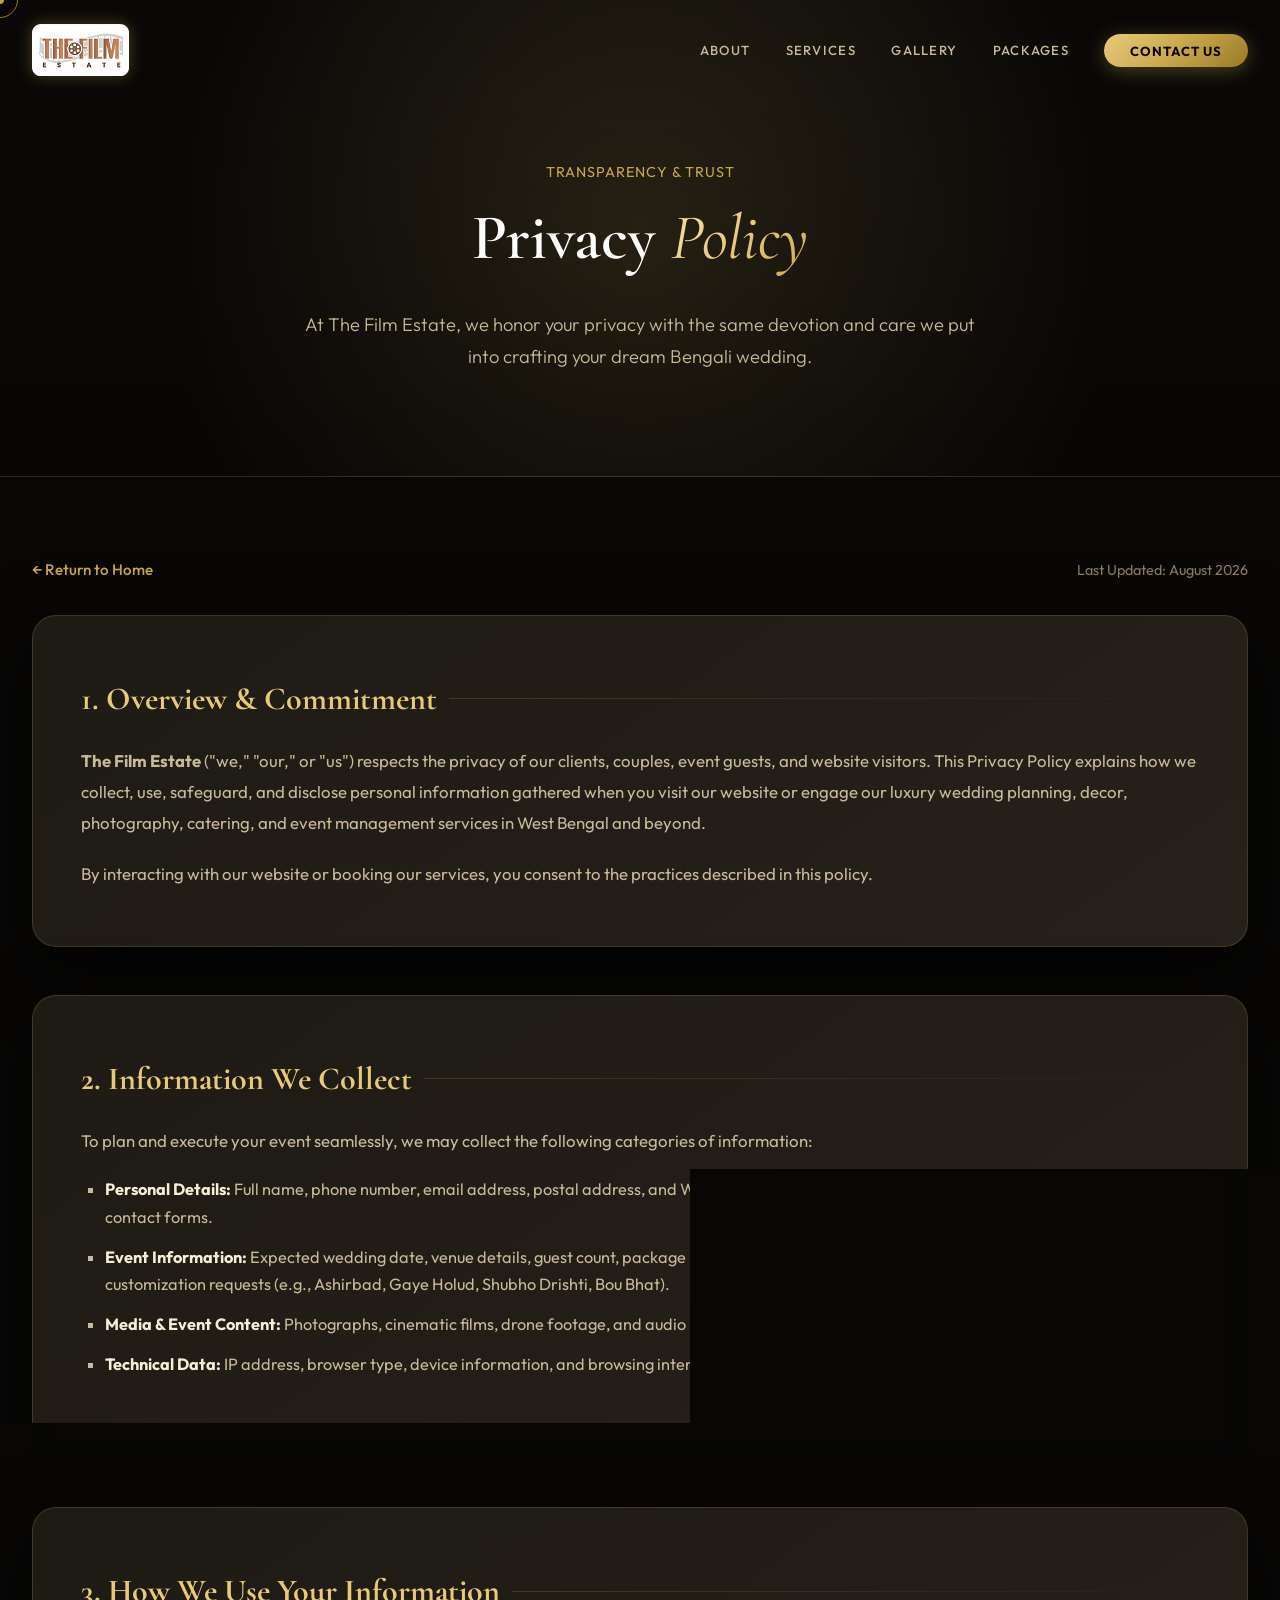
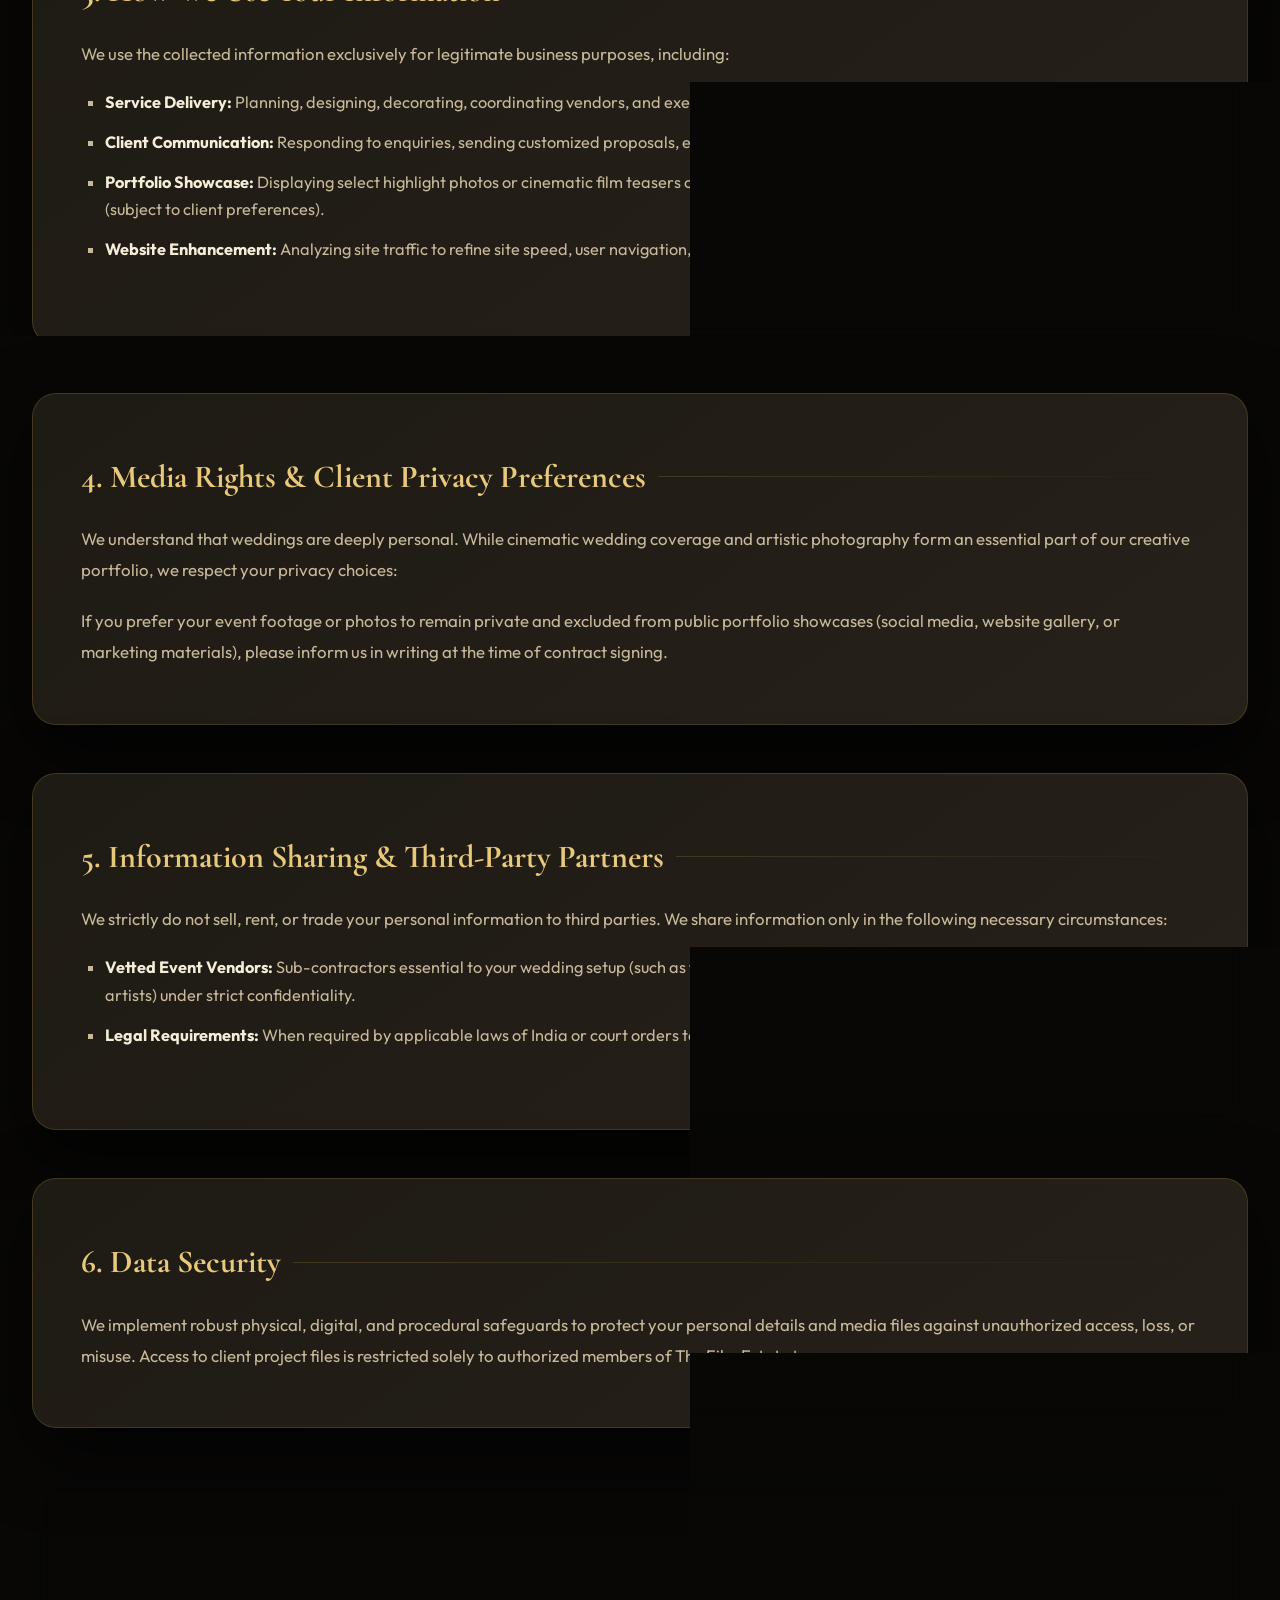
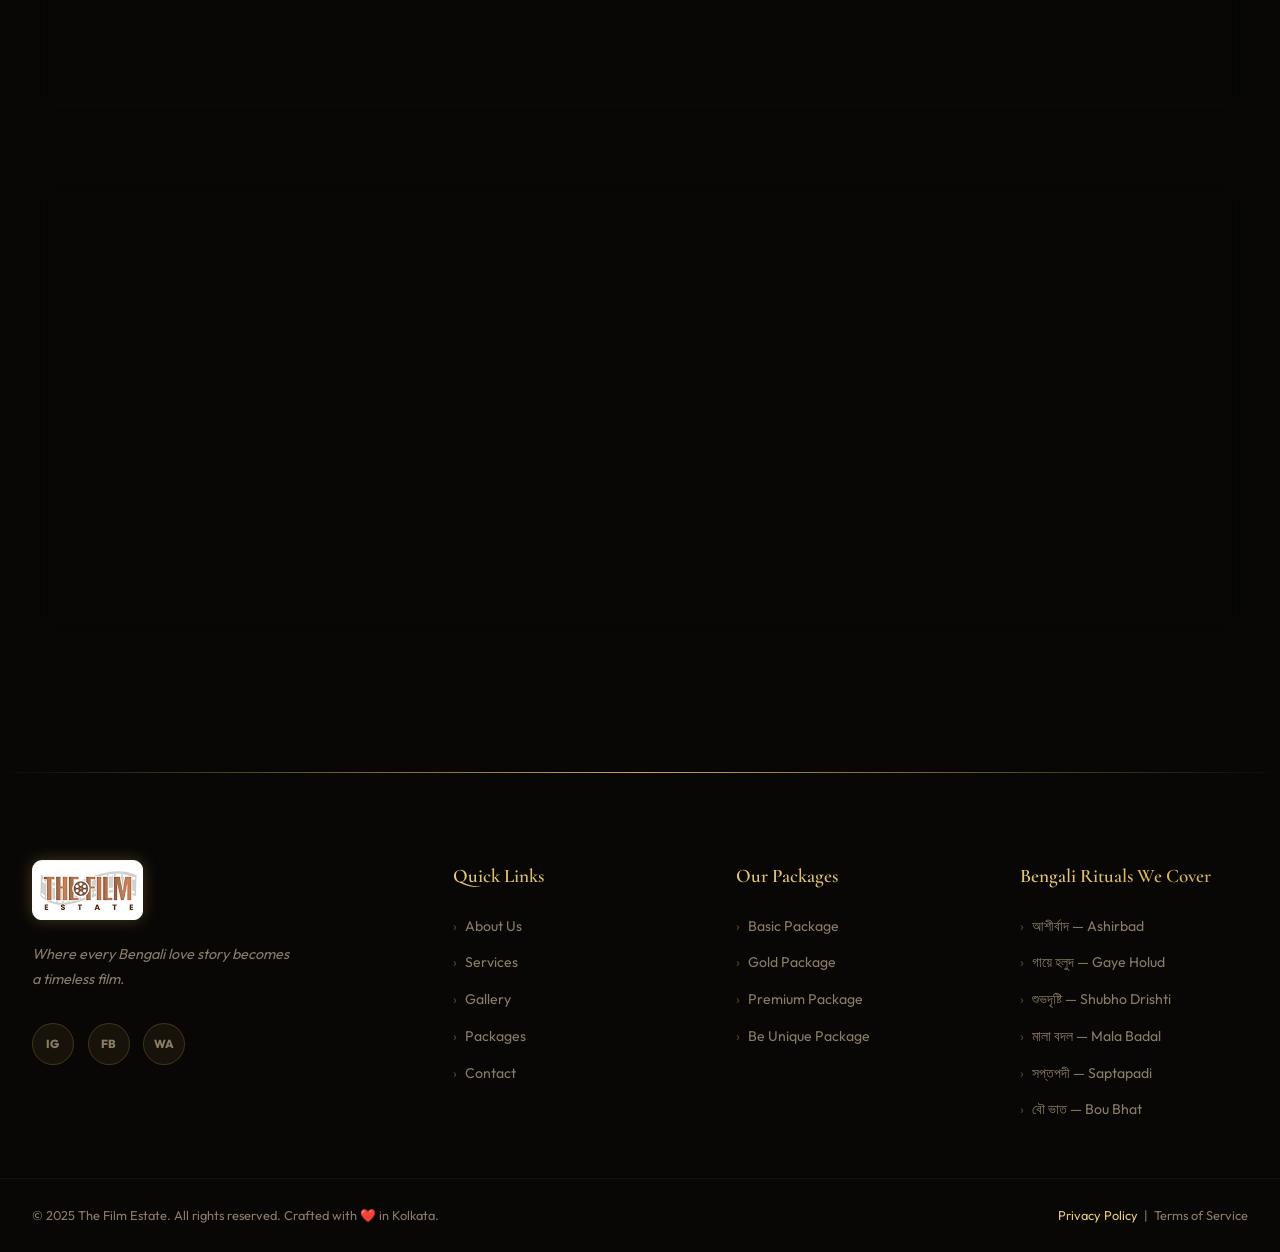
<file: privacy-policy.html>
<!DOCTYPE html>
<html lang="en">

<head>
  <meta charset="UTF-8" />
  <meta name="viewport" content="width=device-width, initial-scale=1.0" />
  <title>Privacy Policy — The Film Estate</title>
  <meta name="description"
    content="Privacy Policy for The Film Estate. Learn how we handle your personal details, event data, and media content with utmost confidentiality." />
  <link rel="preconnect" href="https://fonts.googleapis.com" />
  <link rel="preconnect" href="https://fonts.gstatic.com" crossorigin />
  <link
    href="https://fonts.googleapis.com/css2?family=Cormorant+Garamond:ital,wght@0,300;0,400;0,500;0,600;0,700;1,300;1,400;1,600&family=Outfit:wght@300;400;500;600&family=Dancing+Script:wght@600;700&family=Playfair+Display:ital,wght@0,400;0,700;1,400&display=swap"
    rel="stylesheet" />
  <link rel="stylesheet" href="style.css" />
  <style>
    .legal-hero {
      padding: 10rem 2rem 5rem;
      background: radial-gradient(circle at center, rgba(201, 168, 76, 0.12) 0%, rgba(8, 7, 6, 0.95) 70%),
                  linear-gradient(180deg, var(--dark-2) 0%, var(--deep) 100%);
      text-align: center;
      position: relative;
      border-bottom: 1px solid var(--glass-gold-border);
    }

    .legal-hero-title {
      font-family: var(--font-display);
      font-size: clamp(2.8rem, 5vw, 4rem);
      color: var(--white);
      margin-bottom: 1rem;
      font-weight: 600;
    }

    .legal-hero-title em {
      font-style: italic;
      background: linear-gradient(135deg, var(--gold-pale), var(--gold-light), var(--gold));
      -webkit-background-clip: text;
      -webkit-text-fill-color: transparent;
      background-clip: text;
      font-weight: 400;
    }

    .legal-hero-subtitle {
      color: var(--text-secondary);
      font-size: 1.15rem;
      max-width: 700px;
      margin: 0 auto 1.5rem;
      font-weight: 300;
    }

    .legal-meta {
      font-size: 0.9rem;
      color: var(--gold);
      letter-spacing: 1px;
      text-transform: uppercase;
    }

    .legal-content-section {
      padding: 5rem 0;
      position: relative;
    }

    .legal-card {
      background: linear-gradient(145deg, var(--dark-3), var(--mid));
      border: 1px solid var(--glass-gold-border);
      border-radius: var(--radius-lg);
      padding: 3.5rem 3rem;
      box-shadow: var(--shadow-card);
      backdrop-filter: blur(12px);
      margin-bottom: 3rem;
    }

    .legal-card h2 {
      font-family: var(--font-display);
      font-size: 2rem;
      color: var(--gold-light);
      margin-bottom: 1.2rem;
      display: flex;
      align-items: center;
      gap: 0.75rem;
    }

    .legal-card h2::after {
      content: '';
      flex: 1;
      height: 1px;
      background: linear-gradient(90deg, var(--glass-gold-border), transparent);
    }

    .legal-card p {
      color: var(--text-secondary);
      font-size: 1.05rem;
      line-height: 1.85;
      margin-bottom: 1.25rem;
    }

    .legal-card p:last-child {
      margin-bottom: 0;
    }

    .legal-card ul {
      margin: 1rem 0 1.5rem 1.5rem;
      list-style-type: square;
    }

    .legal-card ul li {
      color: var(--text-secondary);
      font-size: 1.02rem;
      margin-bottom: 0.75rem;
      line-height: 1.7;
    }

    .legal-card ul li strong {
      color: var(--text-primary);
    }

    .contact-highlight-box {
      background: rgba(201, 168, 76, 0.06);
      border-left: 3px solid var(--gold);
      padding: 1.5rem 2rem;
      border-radius: 0 var(--radius) var(--radius) 0;
      margin-top: 1.5rem;
    }

    .contact-highlight-box p {
      margin-bottom: 0.5rem;
    }

    .back-nav-bar {
      margin-bottom: 2rem;
      display: flex;
      align-items: center;
      justify-content: space-between;
    }

    .btn-back {
      display: inline-flex;
      align-items: center;
      gap: 0.5rem;
      color: var(--gold);
      font-size: 0.95rem;
      font-weight: 500;
      transition: var(--transition-fast);
    }

    .btn-back:hover {
      color: var(--gold-pale);
      transform: translateX(-4px);
    }

    @media (max-width: 768px) {
      .legal-card {
        padding: 2.25rem 1.5rem;
      }
      .legal-hero {
        padding: 8rem 1.5rem 4rem;
      }
    }
  </style>
</head>

<body>

  <!-- ===================== CUSTOM CURSOR ===================== -->
  <div class="cursor-dot" id="cursorDot"></div>
  <div class="cursor-ring" id="cursorRing"></div>

  <!-- ===================== PRELOADER ===================== -->
  <div class="preloader" id="preloader">
    <div class="preloader-logo">The Film Estate</div>
    <div class="preloader-bar"></div>
  </div>

  <!-- ===================== NAVIGATION ===================== -->
  <nav class="navbar scrolled" id="navbar">
    <div class="nav-inner">
      <a href="index.html" class="nav-logo">
        <img src="images/logo.png" alt="The Film Estate Logo" />
      </a>
      <ul class="nav-links" id="navLinks">
        <li><a href="index.html#about" class="nav-link">About</a></li>
        <li><a href="index.html#services" class="nav-link">Services</a></li>
        <li><a href="index.html#gallery" class="nav-link">Gallery</a></li>
        <li><a href="index.html#packages" class="nav-link">Packages</a></li>
        <li><a href="index.html#contact" class="nav-link nav-cta-link">Contact Us</a></li>
      </ul>
      <button class="hamburger" id="hamburger" aria-label="Toggle menu">
        <span></span><span></span><span></span>
      </button>
    </div>
  </nav>

  <!-- ===================== HERO SECTION ===================== -->
  <section class="legal-hero">
    <div class="particles-container" id="particlesContainer"></div>
    <div class="container">
      <p class="legal-meta">Transparency & Trust</p>
      <h1 class="legal-hero-title">Privacy <em>Policy</em></h1>
      <p class="legal-hero-subtitle">At The Film Estate, we honor your privacy with the same devotion and care we put into crafting your dream Bengali wedding.</p>
    </div>
  </section>

  <!-- ===================== CONTENT SECTION ===================== -->
  <main class="legal-content-section">
    <div class="container">
      <div class="back-nav-bar">
        <a href="index.html" class="btn-back">← Return to Home</a>
        <span style="color: var(--text-muted); font-size: 0.9rem;">Last Updated: August 2026</span>
      </div>

      <div class="legal-card">
        <h2>1. Overview & Commitment</h2>
        <p><strong>The Film Estate</strong> ("we," "our," or "us") respects the privacy of our clients, couples, event guests, and website visitors. This Privacy Policy explains how we collect, use, safeguard, and disclose personal information gathered when you visit our website or engage our luxury wedding planning, decor, photography, catering, and event management services in West Bengal and beyond.</p>
        <p>By interacting with our website or booking our services, you consent to the practices described in this policy.</p>
      </div>

      <div class="legal-card">
        <h2>2. Information We Collect</h2>
        <p>To plan and execute your event seamlessly, we may collect the following categories of information:</p>
        <ul>
          <li><strong>Personal Details:</strong> Full name, phone number, email address, postal address, and WhatsApp contact details when you submit an enquiry or fill out our contact forms.</li>
          <li><strong>Event Information:</strong> Expected wedding date, venue details, guest count, package preferences, dietary requirements, and specific Bengali ritual customization requests (e.g., Ashirbad, Gaye Holud, Shubho Drishti, Bou Bhat).</li>
          <li><strong>Media & Event Content:</strong> Photographs, cinematic films, drone footage, and audio recordings collected during pre-wedding sessions and event coverage.</li>
          <li><strong>Technical Data:</strong> IP address, browser type, device information, and browsing interaction metrics captured via cookies to enhance user experience.</li>
        </ul>
      </div>

      <div class="legal-card">
        <h2>3. How We Use Your Information</h2>
        <p>We use the collected information exclusively for legitimate business purposes, including:</p>
        <ul>
          <li><strong>Service Delivery:</strong> Planning, designing, decorating, coordinating vendors, and executing your wedding or special event.</li>
          <li><strong>Client Communication:</strong> Responding to enquiries, sending customized proposals, event itineraries, contract agreements, and invoice reminders.</li>
          <li><strong>Portfolio Showcase:</strong> Displaying select highlight photos or cinematic film teasers on our website, social media channels, or promotional materials (subject to client preferences).</li>
          <li><strong>Website Enhancement:</strong> Analyzing site traffic to refine site speed, user navigation, and online enquiry workflows.</li>
        </ul>
      </div>

      <div class="legal-card">
        <h2>4. Media Rights & Client Privacy Preferences</h2>
        <p>We understand that weddings are deeply personal. While cinematic wedding coverage and artistic photography form an essential part of our creative portfolio, we respect your privacy choices:</p>
        <p>If you prefer your event footage or photos to remain private and excluded from public portfolio showcases (social media, website gallery, or marketing materials), please inform us in writing at the time of contract signing.</p>
      </div>

      <div class="legal-card">
        <h2>5. Information Sharing & Third-Party Partners</h2>
        <p>We strictly do not sell, rent, or trade your personal information to third parties. We share information only in the following necessary circumstances:</p>
        <ul>
          <li><strong>Vetted Event Vendors:</strong> Sub-contractors essential to your wedding setup (such as flower decorators, caterers, lighting crews, venue staff, or specialized artists) under strict confidentiality.</li>
          <li><strong>Legal Requirements:</strong> When required by applicable laws of India or court orders to protect our legal rights or prevent fraud.</li>
        </ul>
      </div>

      <div class="legal-card">
        <h2>6. Data Security</h2>
        <p>We implement robust physical, digital, and procedural safeguards to protect your personal details and media files against unauthorized access, loss, or misuse. Access to client project files is restricted solely to authorized members of The Film Estate team.</p>
      </div>

      <div class="legal-card">
        <h2>7. Cookies Policy</h2>
        <p>Our website utilizes standard session and analytical cookies to improve website responsiveness and remember user preferences. You can configure your internet browser to disable cookies; however, some interactive website features may operate with reduced functionality.</p>
      </div>

      <div class="legal-card">
        <h2>8. Contact Us Regarding Your Privacy</h2>
        <p>If you have any questions, concerns, or requests regarding this Privacy Policy or wish to update/delete your personal details from our records, please reach out to us:</p>

        <div class="contact-highlight-box">
          <p><strong>The Film Estate</strong></p>
          <p>📍 <strong>Studio Address:</strong> Baishakhi Apartment, Chunripara, Sangramgarh, Kolkata, Ichhapur Defence Estate, West Bengal 743144</p>
          <p>📞 <strong>Phone / WhatsApp:</strong> <a href="tel:+919332131645" style="color: var(--gold-light);">+91 93321 31645</a></p>
          <p>✉️ <strong>Email:</strong> <a href="mailto:thefilmestates@gmail.com" style="color: var(--gold-light);">thefilmestates@gmail.com</a></p>
        </div>
      </div>

    </div>
  </main>

  <!-- ===================== FOOTER ===================== -->
  <footer class="footer">
    <div class="footer-top">
      <div class="container">
        <div class="footer-grid">
          <div class="footer-brand">
            <div class="footer-logo">
              <img src="images/logo.png" alt="The Film Estate Logo" />
            </div>
            <p class="footer-tagline">Where every Bengali love story becomes a timeless film.</p>
            <div class="footer-socials">
              <a href="https://www.instagram.com/thefilmestates?igsh=djJscGx5OGw2YTA2" target="_blank" rel="noopener"
                aria-label="Instagram" class="footer-social-btn">IG</a>
              <a href="https://www.facebook.com/share/1EQD1YFMgE/" target="_blank" rel="noopener" aria-label="Facebook"
                class="footer-social-btn">FB</a>
              <a href="https://wa.me/919332131645" target="_blank" rel="noopener" aria-label="WhatsApp"
                class="footer-social-btn">WA</a>
            </div>
          </div>
          <div class="footer-links-col">
            <h4>Quick Links</h4>
            <ul>
              <li><a href="index.html#about">About Us</a></li>
              <li><a href="index.html#services">Services</a></li>
              <li><a href="index.html#gallery">Gallery</a></li>
              <li><a href="index.html#packages">Packages</a></li>
              <li><a href="index.html#contact">Contact</a></li>
            </ul>
          </div>
          <div class="footer-links-col">
            <h4>Our Packages</h4>
            <ul>
              <li><a href="index.html#packages">Basic Package</a></li>
              <li><a href="index.html#packages">Gold Package</a></li>
              <li><a href="index.html#packages">Premium Package</a></li>
              <li><a href="index.html#packages">Be Unique Package</a></li>
            </ul>
          </div>
          <div class="footer-links-col">
            <h4>Bengali Rituals We Cover</h4>
            <ul>
              <li>আশীর্বাদ — Ashirbad</li>
              <li>গায়ে হলুদ — Gaye Holud</li>
              <li>শুভদৃষ্টি — Shubho Drishti</li>
              <li>মালা বদল — Mala Badal</li>
              <li>সপ্তপদী — Saptapadi</li>
              <li>বৌ ভাত — Bou Bhat</li>
            </ul>
          </div>
        </div>
      </div>
    </div>
    <div class="footer-bottom">
      <div class="container">
        <p>© 2025 The Film Estate. All rights reserved. Crafted with ❤️ in Kolkata.</p>
        <p><a href="privacy-policy.html" style="color: var(--gold-light);">Privacy Policy</a> &nbsp;|&nbsp; <a href="terms-of-service.html">Terms of Service</a></p>
      </div>
    </div>
  </footer>

  <script src="script.js"></script>
</body>

</html>
</file>
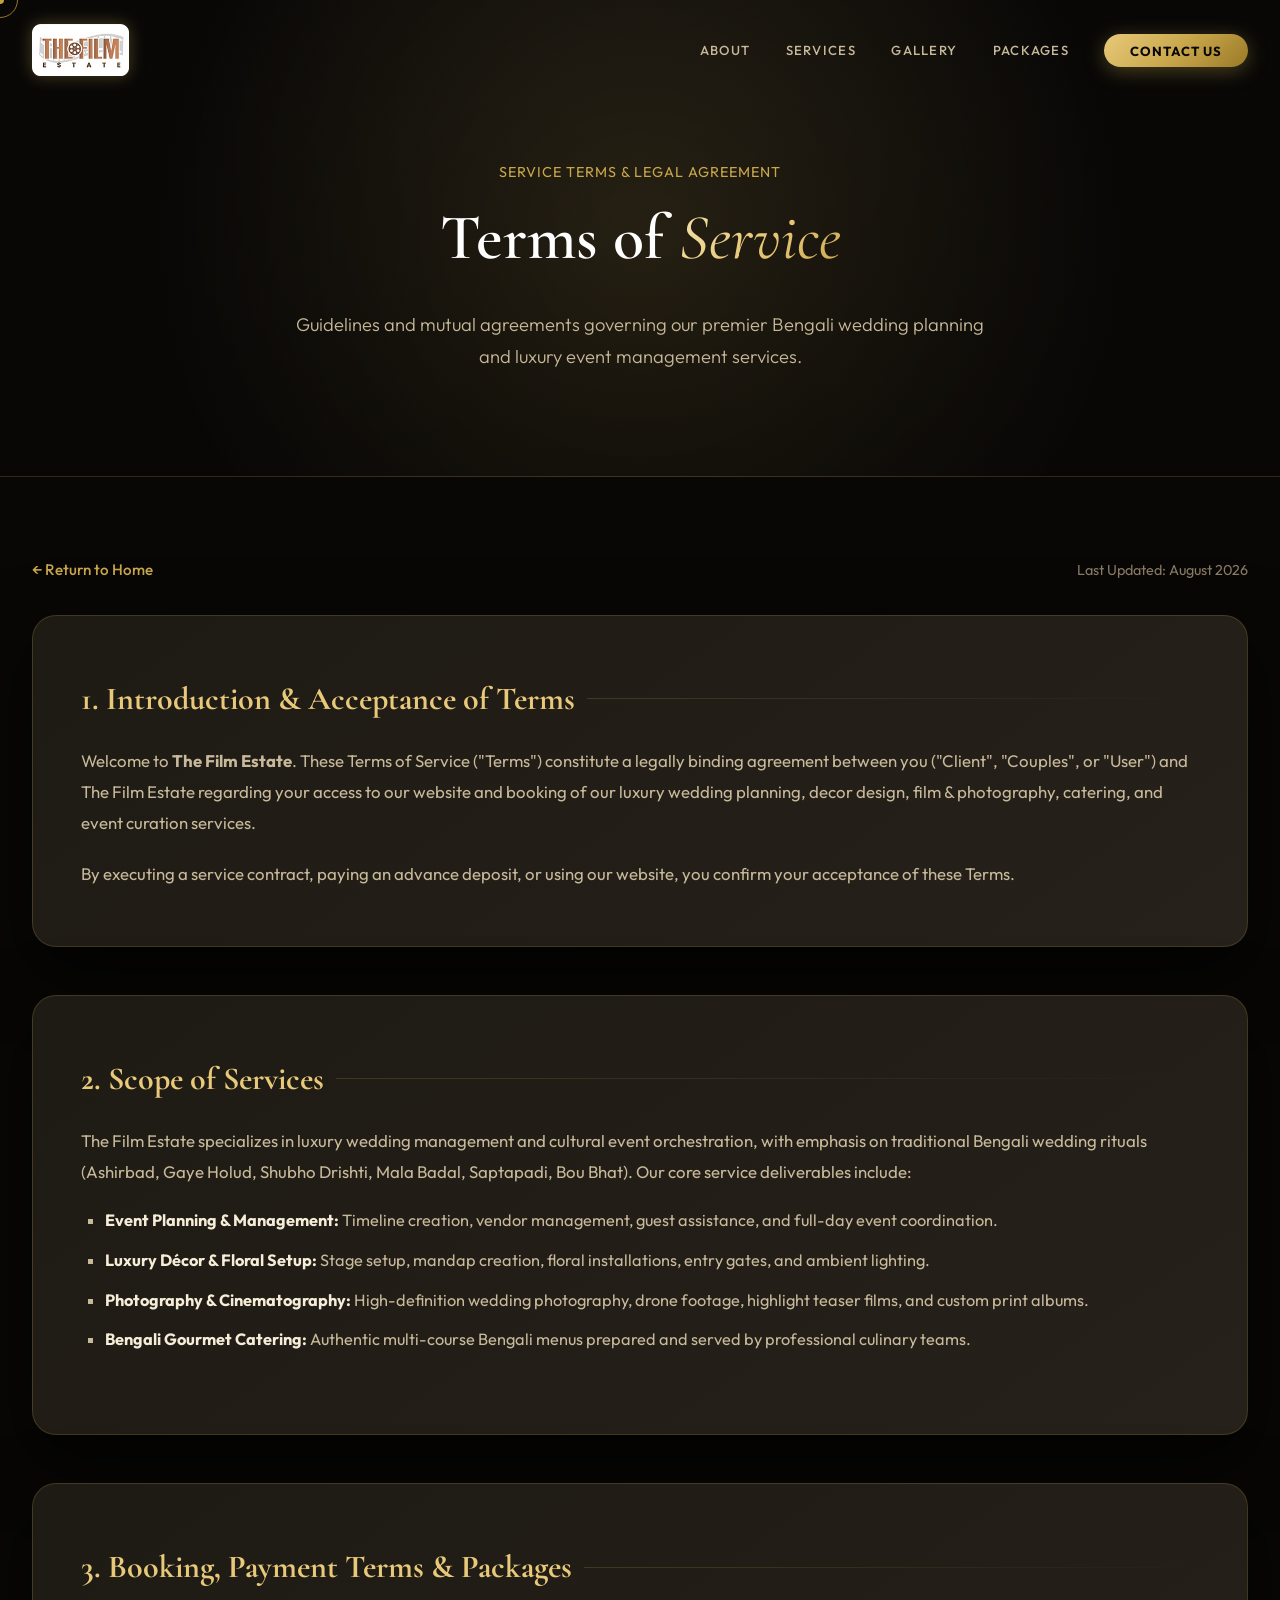
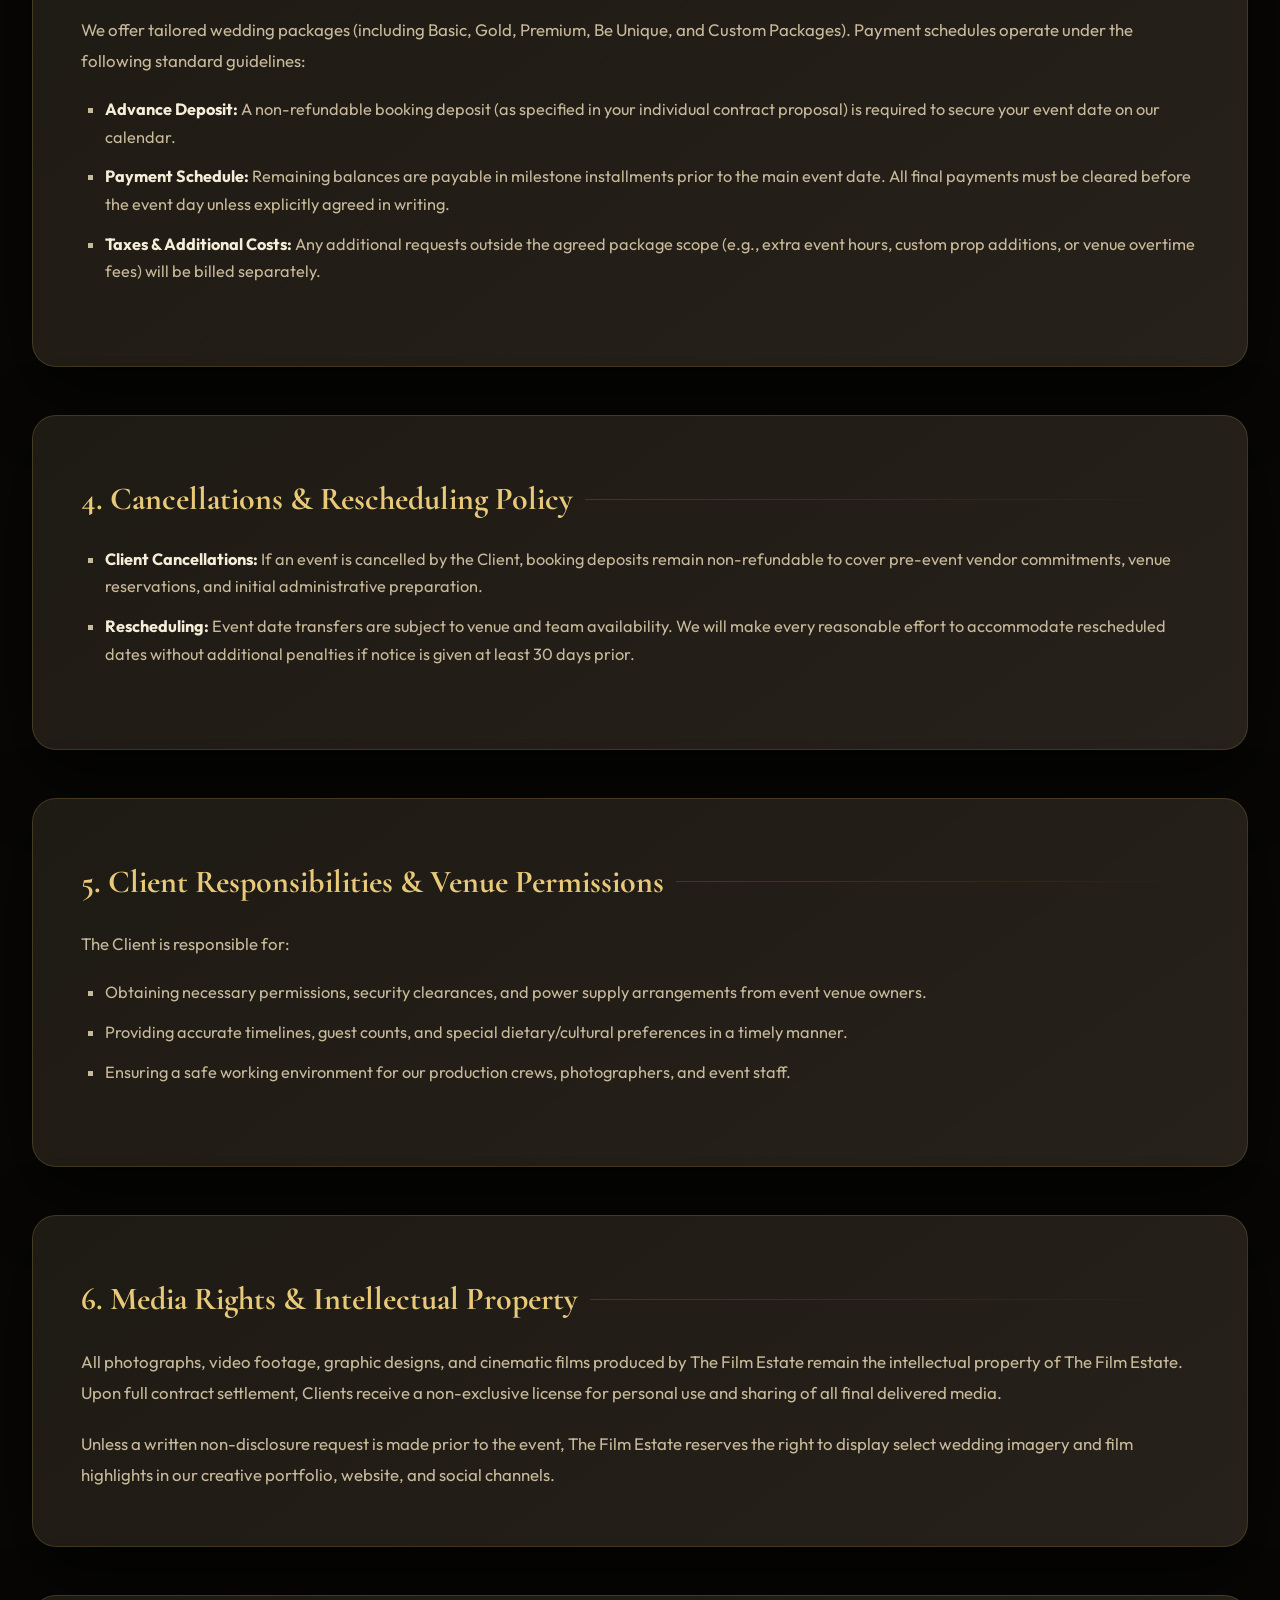
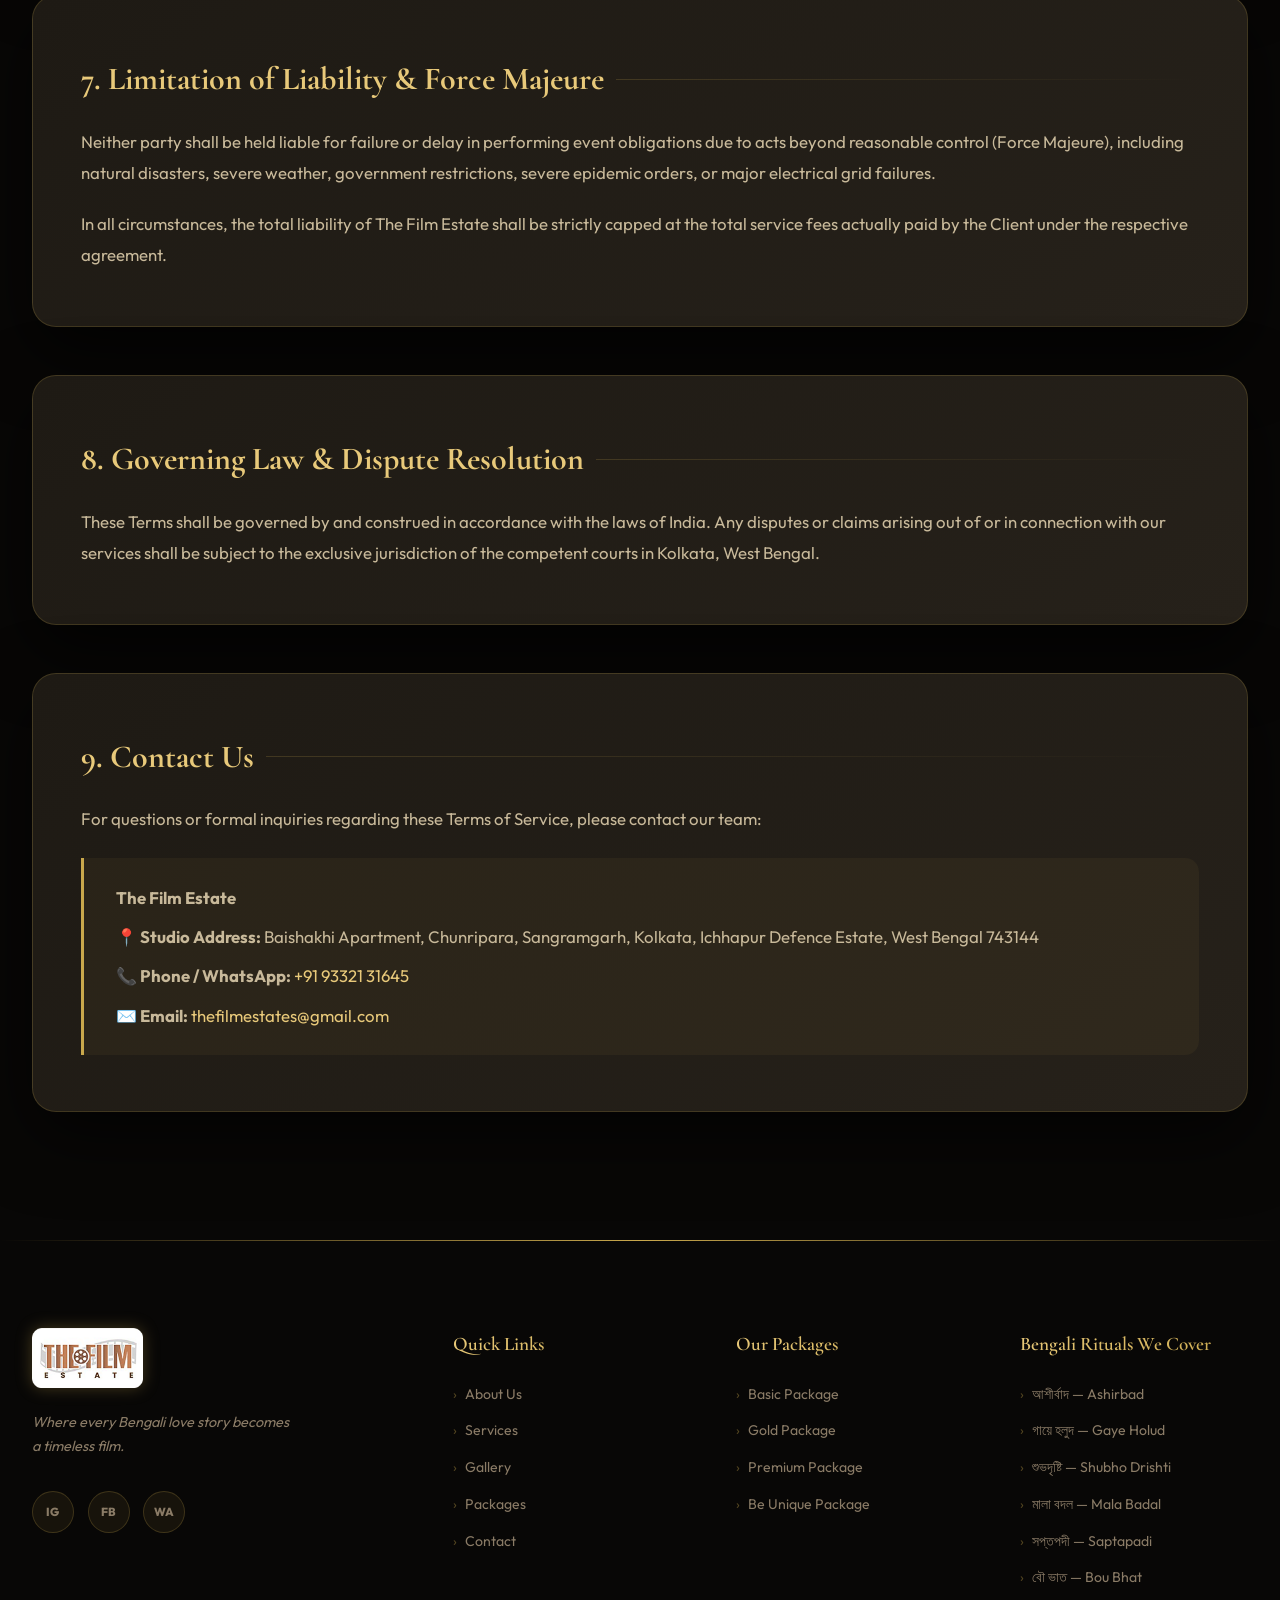
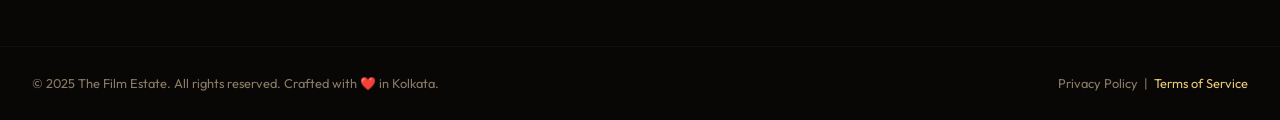
<file: terms-of-service.html>
<!DOCTYPE html>
<html lang="en">

<head>
  <meta charset="UTF-8" />
  <meta name="viewport" content="width=device-width, initial-scale=1.0" />
  <title>Terms of Service — The Film Estate</title>
  <meta name="description"
    content="Terms of Service and Agreement for booking luxury Bengali wedding planning, décor, photography, and catering services with The Film Estate." />
  <link rel="preconnect" href="https://fonts.googleapis.com" />
  <link rel="preconnect" href="https://fonts.gstatic.com" crossorigin />
  <link
    href="https://fonts.googleapis.com/css2?family=Cormorant+Garamond:ital,wght@0,300;0,400;0,500;0,600;0,700;1,300;1,400;1,600&family=Outfit:wght@300;400;500;600&family=Dancing+Script:wght@600;700&family=Playfair+Display:ital,wght@0,400;0,700;1,400&display=swap"
    rel="stylesheet" />
  <link rel="stylesheet" href="style.css" />
  <style>
    .legal-hero {
      padding: 10rem 2rem 5rem;
      background: radial-gradient(circle at center, rgba(201, 168, 76, 0.12) 0%, rgba(8, 7, 6, 0.95) 70%),
                  linear-gradient(180deg, var(--dark-2) 0%, var(--deep) 100%);
      text-align: center;
      position: relative;
      border-bottom: 1px solid var(--glass-gold-border);
    }

    .legal-hero-title {
      font-family: var(--font-display);
      font-size: clamp(2.8rem, 5vw, 4rem);
      color: var(--white);
      margin-bottom: 1rem;
      font-weight: 600;
    }

    .legal-hero-title em {
      font-style: italic;
      background: linear-gradient(135deg, var(--gold-pale), var(--gold-light), var(--gold));
      -webkit-background-clip: text;
      -webkit-text-fill-color: transparent;
      background-clip: text;
      font-weight: 400;
    }

    .legal-hero-subtitle {
      color: var(--text-secondary);
      font-size: 1.15rem;
      max-width: 700px;
      margin: 0 auto 1.5rem;
      font-weight: 300;
    }

    .legal-meta {
      font-size: 0.9rem;
      color: var(--gold);
      letter-spacing: 1px;
      text-transform: uppercase;
    }

    .legal-content-section {
      padding: 5rem 0;
      position: relative;
    }

    .legal-card {
      background: linear-gradient(145deg, var(--dark-3), var(--mid));
      border: 1px solid var(--glass-gold-border);
      border-radius: var(--radius-lg);
      padding: 3.5rem 3rem;
      box-shadow: var(--shadow-card);
      backdrop-filter: blur(12px);
      margin-bottom: 3rem;
    }

    .legal-card h2 {
      font-family: var(--font-display);
      font-size: 2rem;
      color: var(--gold-light);
      margin-bottom: 1.2rem;
      display: flex;
      align-items: center;
      gap: 0.75rem;
    }

    .legal-card h2::after {
      content: '';
      flex: 1;
      height: 1px;
      background: linear-gradient(90deg, var(--glass-gold-border), transparent);
    }

    .legal-card p {
      color: var(--text-secondary);
      font-size: 1.05rem;
      line-height: 1.85;
      margin-bottom: 1.25rem;
    }

    .legal-card p:last-child {
      margin-bottom: 0;
    }

    .legal-card ul {
      margin: 1rem 0 1.5rem 1.5rem;
      list-style-type: square;
    }

    .legal-card ul li {
      color: var(--text-secondary);
      font-size: 1.02rem;
      margin-bottom: 0.75rem;
      line-height: 1.7;
    }

    .legal-card ul li strong {
      color: var(--text-primary);
    }

    .contact-highlight-box {
      background: rgba(201, 168, 76, 0.06);
      border-left: 3px solid var(--gold);
      padding: 1.5rem 2rem;
      border-radius: 0 var(--radius) var(--radius) 0;
      margin-top: 1.5rem;
    }

    .contact-highlight-box p {
      margin-bottom: 0.5rem;
    }

    .back-nav-bar {
      margin-bottom: 2rem;
      display: flex;
      align-items: center;
      justify-content: space-between;
    }

    .btn-back {
      display: inline-flex;
      align-items: center;
      gap: 0.5rem;
      color: var(--gold);
      font-size: 0.95rem;
      font-weight: 500;
      transition: var(--transition-fast);
    }

    .btn-back:hover {
      color: var(--gold-pale);
      transform: translateX(-4px);
    }

    @media (max-width: 768px) {
      .legal-card {
        padding: 2.25rem 1.5rem;
      }
      .legal-hero {
        padding: 8rem 1.5rem 4rem;
      }
    }
  </style>
</head>

<body>

  <!-- ===================== CUSTOM CURSOR ===================== -->
  <div class="cursor-dot" id="cursorDot"></div>
  <div class="cursor-ring" id="cursorRing"></div>

  <!-- ===================== PRELOADER ===================== -->
  <div class="preloader" id="preloader">
    <div class="preloader-logo">The Film Estate</div>
    <div class="preloader-bar"></div>
  </div>

  <!-- ===================== NAVIGATION ===================== -->
  <nav class="navbar scrolled" id="navbar">
    <div class="nav-inner">
      <a href="index.html" class="nav-logo">
        <img src="images/logo.png" alt="The Film Estate Logo" />
      </a>
      <ul class="nav-links" id="navLinks">
        <li><a href="index.html#about" class="nav-link">About</a></li>
        <li><a href="index.html#services" class="nav-link">Services</a></li>
        <li><a href="index.html#gallery" class="nav-link">Gallery</a></li>
        <li><a href="index.html#packages" class="nav-link">Packages</a></li>
        <li><a href="index.html#contact" class="nav-link nav-cta-link">Contact Us</a></li>
      </ul>
      <button class="hamburger" id="hamburger" aria-label="Toggle menu">
        <span></span><span></span><span></span>
      </button>
    </div>
  </nav>

  <!-- ===================== HERO SECTION ===================== -->
  <section class="legal-hero">
    <div class="particles-container" id="particlesContainer"></div>
    <div class="container">
      <p class="legal-meta">Service Terms & Legal Agreement</p>
      <h1 class="legal-hero-title">Terms of <em>Service</em></h1>
      <p class="legal-hero-subtitle">Guidelines and mutual agreements governing our premier Bengali wedding planning and luxury event management services.</p>
    </div>
  </section>

  <!-- ===================== CONTENT SECTION ===================== -->
  <main class="legal-content-section">
    <div class="container">
      <div class="back-nav-bar">
        <a href="index.html" class="btn-back">← Return to Home</a>
        <span style="color: var(--text-muted); font-size: 0.9rem;">Last Updated: August 2026</span>
      </div>

      <div class="legal-card">
        <h2>1. Introduction & Acceptance of Terms</h2>
        <p>Welcome to <strong>The Film Estate</strong>. These Terms of Service ("Terms") constitute a legally binding agreement between you ("Client", "Couples", or "User") and The Film Estate regarding your access to our website and booking of our luxury wedding planning, decor design, film & photography, catering, and event curation services.</p>
        <p>By executing a service contract, paying an advance deposit, or using our website, you confirm your acceptance of these Terms.</p>
      </div>

      <div class="legal-card">
        <h2>2. Scope of Services</h2>
        <p>The Film Estate specializes in luxury wedding management and cultural event orchestration, with emphasis on traditional Bengali wedding rituals (Ashirbad, Gaye Holud, Shubho Drishti, Mala Badal, Saptapadi, Bou Bhat). Our core service deliverables include:</p>
        <ul>
          <li><strong>Event Planning & Management:</strong> Timeline creation, vendor management, guest assistance, and full-day event coordination.</li>
          <li><strong>Luxury Décor & Floral Setup:</strong> Stage setup, mandap creation, floral installations, entry gates, and ambient lighting.</li>
          <li><strong>Photography & Cinematography:</strong> High-definition wedding photography, drone footage, highlight teaser films, and custom print albums.</li>
          <li><strong>Bengali Gourmet Catering:</strong> Authentic multi-course Bengali menus prepared and served by professional culinary teams.</li>
        </ul>
      </div>

      <div class="legal-card">
        <h2>3. Booking, Payment Terms & Packages</h2>
        <p>We offer tailored wedding packages (including Basic, Gold, Premium, Be Unique, and Custom Packages). Payment schedules operate under the following standard guidelines:</p>
        <ul>
          <li><strong>Advance Deposit:</strong> A non-refundable booking deposit (as specified in your individual contract proposal) is required to secure your event date on our calendar.</li>
          <li><strong>Payment Schedule:</strong> Remaining balances are payable in milestone installments prior to the main event date. All final payments must be cleared before the event day unless explicitly agreed in writing.</li>
          <li><strong>Taxes & Additional Costs:</strong> Any additional requests outside the agreed package scope (e.g., extra event hours, custom prop additions, or venue overtime fees) will be billed separately.</li>
        </ul>
      </div>

      <div class="legal-card">
        <h2>4. Cancellations & Rescheduling Policy</h2>
        <ul>
          <li><strong>Client Cancellations:</strong> If an event is cancelled by the Client, booking deposits remain non-refundable to cover pre-event vendor commitments, venue reservations, and initial administrative preparation.</li>
          <li><strong>Rescheduling:</strong> Event date transfers are subject to venue and team availability. We will make every reasonable effort to accommodate rescheduled dates without additional penalties if notice is given at least 30 days prior.</li>
        </ul>
      </div>

      <div class="legal-card">
        <h2>5. Client Responsibilities & Venue Permissions</h2>
        <p>The Client is responsible for:</p>
        <ul>
          <li>Obtaining necessary permissions, security clearances, and power supply arrangements from event venue owners.</li>
          <li>Providing accurate timelines, guest counts, and special dietary/cultural preferences in a timely manner.</li>
          <li>Ensuring a safe working environment for our production crews, photographers, and event staff.</li>
        </ul>
      </div>

      <div class="legal-card">
        <h2>6. Media Rights & Intellectual Property</h2>
        <p>All photographs, video footage, graphic designs, and cinematic films produced by The Film Estate remain the intellectual property of The Film Estate. Upon full contract settlement, Clients receive a non-exclusive license for personal use and sharing of all final delivered media.</p>
        <p>Unless a written non-disclosure request is made prior to the event, The Film Estate reserves the right to display select wedding imagery and film highlights in our creative portfolio, website, and social channels.</p>
      </div>

      <div class="legal-card">
        <h2>7. Limitation of Liability & Force Majeure</h2>
        <p>Neither party shall be held liable for failure or delay in performing event obligations due to acts beyond reasonable control (Force Majeure), including natural disasters, severe weather, government restrictions, severe epidemic orders, or major electrical grid failures.</p>
        <p>In all circumstances, the total liability of The Film Estate shall be strictly capped at the total service fees actually paid by the Client under the respective agreement.</p>
      </div>

      <div class="legal-card">
        <h2>8. Governing Law & Dispute Resolution</h2>
        <p>These Terms shall be governed by and construed in accordance with the laws of India. Any disputes or claims arising out of or in connection with our services shall be subject to the exclusive jurisdiction of the competent courts in Kolkata, West Bengal.</p>
      </div>

      <div class="legal-card">
        <h2>9. Contact Us</h2>
        <p>For questions or formal inquiries regarding these Terms of Service, please contact our team:</p>

        <div class="contact-highlight-box">
          <p><strong>The Film Estate</strong></p>
          <p>📍 <strong>Studio Address:</strong> Baishakhi Apartment, Chunripara, Sangramgarh, Kolkata, Ichhapur Defence Estate, West Bengal 743144</p>
          <p>📞 <strong>Phone / WhatsApp:</strong> <a href="tel:+919332131645" style="color: var(--gold-light);">+91 93321 31645</a></p>
          <p>✉️ <strong>Email:</strong> <a href="mailto:thefilmestates@gmail.com" style="color: var(--gold-light);">thefilmestates@gmail.com</a></p>
        </div>
      </div>

    </div>
  </main>

  <!-- ===================== FOOTER ===================== -->
  <footer class="footer">
    <div class="footer-top">
      <div class="container">
        <div class="footer-grid">
          <div class="footer-brand">
            <div class="footer-logo">
              <img src="images/logo.png" alt="The Film Estate Logo" />
            </div>
            <p class="footer-tagline">Where every Bengali love story becomes a timeless film.</p>
            <div class="footer-socials">
              <a href="https://www.instagram.com/thefilmestates?igsh=djJscGx5OGw2YTA2" target="_blank" rel="noopener"
                aria-label="Instagram" class="footer-social-btn">IG</a>
              <a href="https://www.facebook.com/share/1EQD1YFMgE/" target="_blank" rel="noopener" aria-label="Facebook"
                class="footer-social-btn">FB</a>
              <a href="https://wa.me/919332131645" target="_blank" rel="noopener" aria-label="WhatsApp"
                class="footer-social-btn">WA</a>
            </div>
          </div>
          <div class="footer-links-col">
            <h4>Quick Links</h4>
            <ul>
              <li><a href="index.html#about">About Us</a></li>
              <li><a href="index.html#services">Services</a></li>
              <li><a href="index.html#gallery">Gallery</a></li>
              <li><a href="index.html#packages">Packages</a></li>
              <li><a href="index.html#contact">Contact</a></li>
            </ul>
          </div>
          <div class="footer-links-col">
            <h4>Our Packages</h4>
            <ul>
              <li><a href="index.html#packages">Basic Package</a></li>
              <li><a href="index.html#packages">Gold Package</a></li>
              <li><a href="index.html#packages">Premium Package</a></li>
              <li><a href="index.html#packages">Be Unique Package</a></li>
            </ul>
          </div>
          <div class="footer-links-col">
            <h4>Bengali Rituals We Cover</h4>
            <ul>
              <li>আশীর্বাদ — Ashirbad</li>
              <li>গায়ে হলুদ — Gaye Holud</li>
              <li>শুভদৃষ্টি — Shubho Drishti</li>
              <li>মালা বদল — Mala Badal</li>
              <li>সপ্তপদী — Saptapadi</li>
              <li>বৌ ভাত — Bou Bhat</li>
            </ul>
          </div>
        </div>
      </div>
    </div>
    <div class="footer-bottom">
      <div class="container">
        <p>© 2025 The Film Estate. All rights reserved. Crafted with ❤️ in Kolkata.</p>
        <p><a href="privacy-policy.html">Privacy Policy</a> &nbsp;|&nbsp; <a href="terms-of-service.html" style="color: var(--gold-light);">Terms of Service</a></p>
      </div>
    </div>
  </footer>

  <script src="script.js"></script>
</body>

</html>
</file>
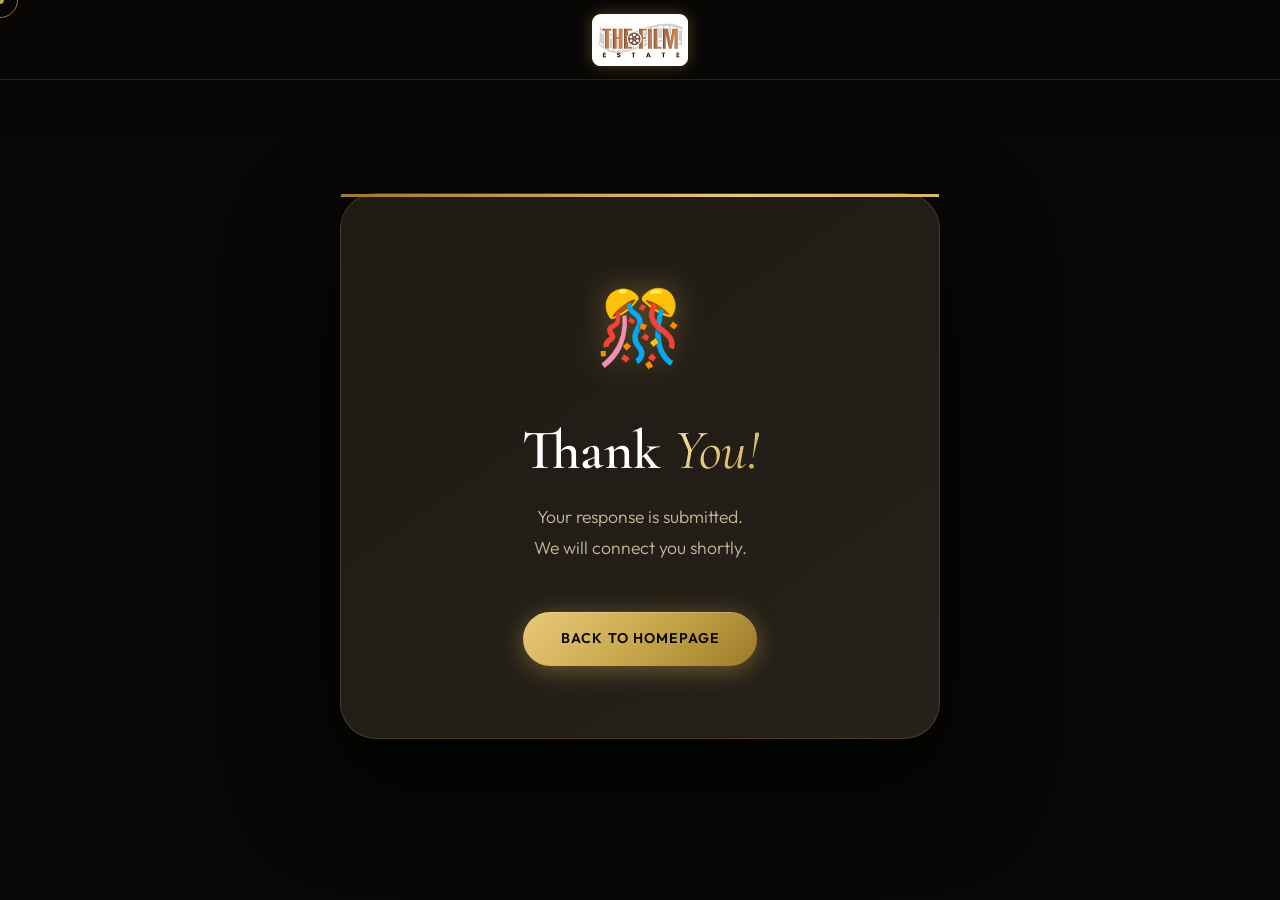
<file: thankyou.html>
<!DOCTYPE html>
<html lang="en">
<head>
  <meta charset="UTF-8" />
  <meta name="viewport" content="width=device-width, initial-scale=1.0" />
  <title>Thank You — The Film Estate</title>
  <meta name="description" content="Thank you for your enquiry. The Film Estate event planners will connect with you shortly." />
  <link rel="preconnect" href="https://fonts.googleapis.com" />
  <link rel="preconnect" href="https://fonts.gstatic.com" crossorigin />
  <link href="https://fonts.googleapis.com/css2?family=Cormorant+Garamond:ital,wght@0,300;0,400;0,500;0,600;0,700;1,300;1,400;1,600&family=Outfit:wght@300;400;500;600&family=Dancing+Script:wght@600;700&family=Playfair+Display:ital,wght@0,400;0,700;1,400&display=swap" rel="stylesheet" />
  <link rel="stylesheet" href="style.css" />
  <style>
    .thankyou-wrapper {
      min-height: 100vh;
      display: flex;
      align-items: center;
      justify-content: center;
      padding: 6rem 2rem 4rem;
      position: relative;
      overflow: hidden;
      z-index: 1;
    }
    
    .thankyou-card {
      background: linear-gradient(145deg, var(--dark-3), var(--mid));
      border: 1px solid rgba(201, 168, 76, 0.22);
      border-radius: var(--radius-xl);
      padding: 4.5rem 3.5rem;
      width: 100%;
      max-width: 600px;
      text-align: center;
      position: relative;
      box-shadow: var(--shadow-deep);
      animation: fadeInUp 0.8s ease both;
      backdrop-filter: blur(12px);
    }
    
    .thankyou-card::before {
      content: '';
      position: absolute;
      top: 0; left: 0; right: 0;
      height: 3px;
      background: linear-gradient(90deg, var(--gold-dark), var(--gold-light), var(--gold), var(--gold-dark));
      background-size: 200% auto;
      animation: shimmerBadge 4s linear infinite;
    }
    
    .success-icon {
      font-size: 4.5rem;
      color: var(--gold-light);
      margin-bottom: 2rem;
      display: inline-flex;
      align-items: center;
      justify-content: center;
      filter: drop-shadow(0 0 15px rgba(201,168,76,0.45));
      animation: iconPop 1s cubic-bezier(0.34, 1.56, 0.64, 1) both;
    }
    
    .thankyou-title {
      font-family: var(--font-display);
      font-size: clamp(2.5rem, 5vw, 3.5rem);
      font-weight: 600;
      color: var(--white);
      margin-bottom: 1.2rem;
      line-height: 1.1;
    }
    
    .thankyou-title em {
      font-style: italic;
      background: linear-gradient(135deg, var(--gold-pale), var(--gold-light), var(--gold));
      -webkit-background-clip: text;
      -webkit-text-fill-color: transparent;
      background-clip: text;
      font-weight: 400;
    }
    
    .thankyou-desc {
      font-size: 1.1rem;
      color: var(--text-secondary);
      line-height: 1.8;
      margin-bottom: 3rem;
      font-weight: 300;
    }
    
    @keyframes iconPop {
      0% { transform: scale(0); opacity: 0; }
      100% { transform: scale(1); opacity: 1; }
    }
    
    @media (max-width: 480px) {
      .thankyou-card {
        padding: 3rem 1.5rem;
      }
      .success-icon {
        font-size: 3.5rem;
      }
    }
  </style>
</head>
<body>

  <!-- ===================== CUSTOM CURSOR ===================== -->
  <div class="cursor-dot" id="cursorDot"></div>
  <div class="cursor-ring" id="cursorRing"></div>

  <!-- ===================== NAVIGATION ===================== -->
  <nav class="navbar scrolled" id="navbar">
    <div class="nav-inner" style="justify-content: center;">
      <a href="index.html" class="nav-logo">
        <img src="images/logo.png" alt="The Film Estate Logo" />
      </a>
    </div>
  </nav>

  <!-- ===================== THANK YOU CONTAINER ===================== -->
  <main class="thankyou-wrapper">
    <!-- Floating Particles -->
    <div class="particles-container" id="particlesContainer"></div>
    
    <div class="thankyou-card">
      <div class="success-icon">🎊</div>
      <h1 class="thankyou-title">Thank <em>You!</em></h1>
      <p class="thankyou-desc">Your response is submitted.<br/>We will connect you shortly.</p>
      <a href="index.html" class="btn btn-gold">
        <span>Back to Homepage</span>
        <span class="btn-shimmer"></span>
      </a>
    </div>
  </main>

  <script src="script.js"></script>
</body>
</html>
</file>
<file: style.css>
/* ====================================================
   THE FILM ESTATE — Luxury Bengali Wedding Homepage
   Premium Redesign — Glassmorphism + Cinematic Aesthetics
   ==================================================== */

/* ---------- GOOGLE FONTS IMPORT ---------- */
@import url('https://fonts.googleapis.com/css2?family=Cormorant+Garamond:ital,wght@0,300;0,400;0,500;0,600;0,700;1,300;1,400;1,600&family=Outfit:wght@300;400;500;600&family=Dancing+Script:wght@600;700&family=Playfair+Display:ital,wght@0,400;0,700;1,400&display=swap');

/* ---------- CSS VARIABLES ---------- */
:root {
  /* Gold Palette */
  --gold: #C9A84C;
  --gold-light: #E8C97A;
  --gold-pale: #F5E4B0;
  --gold-dark: #9B7A28;
  --gold-glow: rgba(201, 168, 76, 0.25);
  --gold-glow-strong: rgba(201, 168, 76, 0.45);

  /* Crimson Palette */
  --crimson: #8B1A1A;
  --crimson-light: #C0392B;
  --crimson-rose: #A83252;

  /* Dark Palette */
  --deep: #080706;
  --dark: #0F0D0A;
  --dark-2: #161310;
  --dark-3: #1E1A14;
  --mid: #26211A;
  --mid-2: #302A20;

  /* Text */
  --text-primary: #F5EDD8;
  --text-secondary: #C8B99A;
  --text-muted: #8A7B66;
  --white: #FFFFFF;

  /* Transitions */
  --transition: all 0.45s cubic-bezier(0.4, 0, 0.2, 1);
  --transition-fast: all 0.25s cubic-bezier(0.4, 0, 0.2, 1);

  /* Fonts */
  --font-display: 'Cormorant Garamond', Georgia, serif;
  --font-playfair: 'Playfair Display', Georgia, serif;
  --font-body: 'Outfit', sans-serif;
  --font-script: 'Dancing Script', cursive;

  /* Radii */
  --radius: 14px;
  --radius-lg: 24px;
  --radius-xl: 36px;

  /* Shadows */
  --shadow-gold: 0 8px 40px rgba(201, 168, 76, 0.22);
  --shadow-gold-strong: 0 12px 60px rgba(201, 168, 76, 0.38);
  --shadow-card: 0 25px 70px rgba(0, 0, 0, 0.6);
  --shadow-deep: 0 40px 100px rgba(0, 0, 0, 0.8);

  /* Glassmorphism */
  --glass: rgba(255, 255, 255, 0.04);
  --glass-border: rgba(255, 255, 255, 0.08);
  --glass-gold: rgba(201, 168, 76, 0.08);
  --glass-gold-border: rgba(201, 168, 76, 0.2);
}

/* ---------- RESET & BASE ---------- */
*, *::before, *::after {
  box-sizing: border-box;
  margin: 0;
  padding: 0;
}

html {
  scroll-behavior: smooth;
  font-size: 16px;
}

body {
  font-family: var(--font-body);
  background: var(--deep);
  color: var(--text-primary);
  line-height: 1.7;
  overflow-x: hidden;
  cursor: none;
}

img {
  display: block;
  width: 100%;
  height: 100%;
  object-fit: cover;
}

a { text-decoration: none; color: inherit; }
ul { list-style: none; }

.container {
  max-width: 1280px;
  margin: 0 auto;
  padding: 0 2rem;
}

/* ─── CUSTOM CURSOR ────────────────────────────── */
.cursor-dot {
  width: 8px;
  height: 8px;
  background: var(--gold);
  border-radius: 50%;
  position: fixed;
  top: 0; left: 0;
  pointer-events: none;
  z-index: 99999;
  transform: translate(-50%, -50%);
  transition: transform 0.1s, opacity 0.3s;
  mix-blend-mode: difference;
}

.cursor-ring {
  width: 36px;
  height: 36px;
  border: 1.5px solid var(--gold);
  border-radius: 50%;
  position: fixed;
  top: 0; left: 0;
  pointer-events: none;
  z-index: 99998;
  transform: translate(-50%, -50%);
  transition: transform 0.15s ease, width 0.3s, height 0.3s, opacity 0.3s;
  opacity: 0.7;
}

.cursor-ring.hover {
  width: 60px;
  height: 60px;
  border-color: var(--gold-light);
  opacity: 1;
}

/* ─── PAGE PRELOADER ───────────────────────────── */
.preloader {
  position: fixed;
  inset: 0;
  background: var(--deep);
  z-index: 99997;
  display: flex;
  flex-direction: column;
  align-items: center;
  justify-content: center;
  gap: 2rem;
  transition: opacity 0.8s ease, visibility 0.8s ease;
}

.preloader.hidden {
  opacity: 0;
  visibility: hidden;
  pointer-events: none;
}

.preloader-logo {
  font-family: var(--font-display);
  font-size: 2.5rem;
  font-weight: 300;
  color: var(--gold-light);
  letter-spacing: 0.2em;
  text-align: center;
  animation: preloaderPulse 1.5s ease-in-out infinite;
}

.preloader-bar {
  width: 200px;
  height: 1px;
  background: rgba(201, 168, 76, 0.15);
  border-radius: 2px;
  overflow: hidden;
  position: relative;
}

.preloader-bar::after {
  content: '';
  position: absolute;
  top: 0; left: -100%;
  width: 100%; height: 100%;
  background: linear-gradient(90deg, transparent, var(--gold), transparent);
  animation: preloaderSlide 1.2s ease-in-out infinite;
}

@keyframes preloaderPulse {
  0%, 100% { opacity: 0.6; }
  50% { opacity: 1; }
}

@keyframes preloaderSlide {
  to { left: 100%; }
}

/* ─── FLOATING PARTICLES ───────────────────────── */
.particles-container {
  position: absolute;
  inset: 0;
  pointer-events: none;
  overflow: hidden;
  z-index: 0;
}

.particle {
  position: absolute;
  width: 3px;
  height: 3px;
  background: var(--gold);
  border-radius: 50%;
  animation: float linear infinite;
  opacity: 0;
}

@keyframes float {
  0% { opacity: 0; transform: translateY(100vh) rotate(0deg); }
  10% { opacity: 0.6; }
  90% { opacity: 0.3; }
  100% { opacity: 0; transform: translateY(-100px) rotate(360deg); }
}

/* ---------- DECORATIVE ELEMENTS ---------- */
.ornament {
  display: flex;
  align-items: center;
  gap: 1rem;
  justify-content: center;
  margin: 1rem 0;
}

.ornament-line {
  flex: 1;
  max-width: 80px;
  height: 1px;
  background: linear-gradient(90deg, transparent, var(--gold-dark));
}

.ornament-line.right {
  background: linear-gradient(90deg, var(--gold-dark), transparent);
}

.ornament-diamond {
  width: 8px;
  height: 8px;
  background: var(--gold);
  transform: rotate(45deg);
  box-shadow: 0 0 10px var(--gold-glow);
  flex-shrink: 0;
}

/* ---------- TYPOGRAPHY ---------- */
.section-eyebrow {
  font-family: var(--font-body);
  font-size: 0.78rem;
  font-weight: 600;
  letter-spacing: 0.35em;
  color: var(--gold);
  text-transform: uppercase;
  margin-bottom: 1rem;
  display: flex;
  align-items: center;
  justify-content: center;
  gap: 0.75rem;
}

.section-eyebrow::before,
.section-eyebrow::after {
  content: '';
  display: inline-block;
  width: 28px;
  height: 1px;
  background: var(--gold-dark);
}

.section-title {
  font-family: var(--font-display);
  font-size: clamp(2.4rem, 5.5vw, 4rem);
  font-weight: 600;
  line-height: 1.12;
  color: var(--text-primary);
}

.section-title em {
  font-style: italic;
  background: linear-gradient(135deg, var(--gold-light), var(--gold), var(--gold-pale));
  -webkit-background-clip: text;
  -webkit-text-fill-color: transparent;
  background-clip: text;
  font-weight: 400;
}

.section-desc {
  font-size: 1.05rem;
  color: var(--text-secondary);
  max-width: 580px;
  margin: 1.2rem auto 0;
  line-height: 1.85;
}

.section-header {
  text-align: center;
  margin-bottom: 5rem;
}

/* ---------- BUTTONS ---------- */
.btn {
  display: inline-flex;
  align-items: center;
  gap: 0.6rem;
  padding: 0.95rem 2.4rem;
  border-radius: 50px;
  font-family: var(--font-body);
  font-size: 0.88rem;
  font-weight: 600;
  letter-spacing: 0.08em;
  cursor: pointer;
  border: none;
  position: relative;
  overflow: hidden;
  transition: var(--transition);
  text-transform: uppercase;
  white-space: nowrap;
}

.btn-gold {
  background: linear-gradient(135deg, var(--gold-light) 0%, var(--gold) 50%, var(--gold-dark) 100%);
  color: var(--deep);
  box-shadow: 0 4px 24px rgba(201, 168, 76, 0.45), inset 0 1px 0 rgba(255,255,255,0.2);
}

.btn-gold:hover {
  background: linear-gradient(135deg, var(--gold-pale), var(--gold-light));
  transform: translateY(-4px);
  box-shadow: 0 12px 40px rgba(201, 168, 76, 0.6), inset 0 1px 0 rgba(255,255,255,0.3);
}

.btn-outline {
  background: rgba(255,255,255,0.05);
  color: var(--text-primary);
  border: 1.5px solid rgba(245, 237, 216, 0.3);
  backdrop-filter: blur(12px);
}

.btn-outline:hover {
  border-color: var(--gold);
  color: var(--gold);
  background: rgba(201, 168, 76, 0.08);
  transform: translateY(-4px);
  box-shadow: 0 8px 30px rgba(201, 168, 76, 0.15);
}

.btn-outline-gold {
  background: transparent;
  color: var(--gold);
  border: 1.5px solid var(--gold);
}

.btn-outline-gold:hover {
  background: linear-gradient(135deg, var(--gold-light), var(--gold));
  color: var(--deep);
  transform: translateY(-4px);
  box-shadow: var(--shadow-gold);
}

.btn-full { width: 100%; justify-content: center; }

.btn-shimmer {
  position: absolute;
  top: 0; left: -100%;
  width: 100%; height: 100%;
  background: linear-gradient(90deg, transparent, rgba(255,255,255,0.2), transparent);
  transition: left 0.55s ease;
}

.btn:hover .btn-shimmer { left: 100%; }

/* ---------- SCROLL REVEAL ---------- */
.reveal-up, .reveal-left, .reveal-right, .reveal-scale {
  opacity: 0;
  transform: translateY(60px);
  transition: opacity 0.85s cubic-bezier(0.4, 0, 0.2, 1), transform 0.85s cubic-bezier(0.4, 0, 0.2, 1);
}

.reveal-left { transform: translateX(-60px); }
.reveal-right { transform: translateX(60px); }
.reveal-scale { transform: scale(0.9) translateY(30px); }

.reveal-up.visible, .reveal-left.visible, .reveal-right.visible, .reveal-scale.visible {
  opacity: 1;
  transform: translate(0, 0) scale(1);
}

/* ===================================================
   NAVBAR
   =================================================== */
.navbar {
  position: fixed;
  top: 0; left: 0; right: 0;
  z-index: 1000;
  padding: 1.5rem 0;
  transition: var(--transition);
}

.navbar.scrolled {
  background: rgba(8, 7, 6, 0.92);
  backdrop-filter: blur(24px) saturate(1.5);
  -webkit-backdrop-filter: blur(24px) saturate(1.5);
  padding: 0.85rem 0;
  border-bottom: 1px solid rgba(201, 168, 76, 0.18);
  box-shadow: 0 4px 40px rgba(0,0,0,0.5);
}

.nav-inner {
  max-width: 1280px;
  margin: 0 auto;
  padding: 0 2rem;
  display: flex;
  align-items: center;
  justify-content: space-between;
  gap: 2rem;
}

.nav-logo {
  display: flex;
  align-items: center;
  gap: 0.85rem;
  flex-shrink: 0;
  transition: var(--transition);
}

.nav-logo:hover { opacity: 0.85; }

.nav-logo img {
  height: 52px;
  width: auto;
  object-fit: contain;
  filter: drop-shadow(0 0 8px rgba(201, 168, 76, 0.35));
  transition: var(--transition);
}

.nav-logo:hover img {
  transform: scale(1.03);
  filter: drop-shadow(0 0 12px rgba(201, 168, 76, 0.5));
}

.nav-links {
  display: flex;
  align-items: center;
  gap: 2.2rem;
}

.nav-link {
  font-size: 0.82rem;
  font-weight: 500;
  color: var(--text-secondary);
  letter-spacing: 0.1em;
  text-transform: uppercase;
  transition: var(--transition);
  position: relative;
  padding-bottom: 2px;
}

.nav-link::after {
  content: '';
  position: absolute;
  bottom: -4px; left: 0;
  width: 0; height: 1.5px;
  background: linear-gradient(90deg, var(--gold), var(--gold-light));
  transition: width 0.35s ease;
  border-radius: 2px;
}

.nav-link:hover { color: var(--gold-light); }
.nav-link:hover::after { width: 100%; }

.nav-cta-link {
  background: linear-gradient(135deg, var(--gold-light), var(--gold), var(--gold-dark));
  color: var(--deep) !important;
  padding: 0.55rem 1.6rem;
  border-radius: 50px;
  font-weight: 700;
  letter-spacing: 0.08em;
  box-shadow: 0 4px 20px rgba(201, 168, 76, 0.35);
}

.nav-cta-link::after { display: none; }

.nav-cta-link:hover {
  opacity: 0.92;
  transform: translateY(-2px);
  box-shadow: 0 8px 30px rgba(201, 168, 76, 0.5);
  color: var(--deep) !important;
}

.hamburger {
  display: none;
  flex-direction: column;
  gap: 5px;
  background: none;
  border: none;
  cursor: pointer;
  padding: 0.4rem;
}

.hamburger span {
  display: block;
  width: 26px; height: 2px;
  background: var(--gold);
  border-radius: 2px;
  transition: var(--transition);
}

/* ===================================================
   HERO SECTION
   =================================================== */
.hero {
  position: relative;
  height: 100vh;
  min-height: 750px;
  display: flex;
  align-items: center;
  justify-content: center;
  overflow: hidden;
}

.hero-video-container {
  position: absolute;
  inset: 0;
  overflow: hidden;
  z-index: 0;
}

.hero-video {
  width: 100%;
  height: 100%;
  object-fit: cover;
  position: absolute;
  top: 50%;
  left: 50%;
  transform: translate(-50%, -50%);
  filter: brightness(0.9);
}

/* Multi-layered overlay for cinema effect */
.hero-overlay {
  position: absolute;
  inset: 0;
  background:
    linear-gradient(180deg, rgba(8,7,6,0.55) 0%, rgba(8,7,6,0.15) 40%, rgba(8,7,6,0.6) 100%),
    linear-gradient(90deg, rgba(8,7,6,0.6) 0%, transparent 60%);
  z-index: 1;
}

/* Vignette */
.hero-overlay::after {
  content: '';
  position: absolute;
  inset: 0;
  background: radial-gradient(ellipse at center, transparent 40%, rgba(8,7,6,0.4) 100%);
}

.hero-content {
  position: relative;
  z-index: 2;
  text-align: center;
  padding: 2rem;
  max-width: 1150px;
}

.hero-tagline {
  font-family: var(--font-body);
  font-size: 0.78rem;
  letter-spacing: 0.5em;
  color: var(--gold-light);
  text-transform: uppercase;
  margin-bottom: 1.8rem;
  animation: fadeInDown 1.2s ease both;
  display: flex;
  align-items: center;
  justify-content: center;
  gap: 1rem;
}

.hero-tagline::before,
.hero-tagline::after {
  content: '';
  display: inline-block;
  width: 40px;
  height: 1px;
  background: linear-gradient(90deg, transparent, var(--gold));
}

.hero-tagline::after {
  background: linear-gradient(90deg, var(--gold), transparent);
}

.hero-title {
  font-family: var(--font-display);
  font-size: clamp(2rem, 4.8vw, 4.8rem);
  font-weight: 300;
  line-height: 1.1;
  color: var(--white);
  text-shadow: 0 4px 40px rgba(0,0,0,0.6), 0 0 80px rgba(0,0,0,0.4);
  margin-bottom: 1.8rem;
  animation: fadeInUp 1.2s ease 0.3s both;
}

.hero-title em {
  font-style: italic;
  background: linear-gradient(135deg, var(--gold-pale) 0%, var(--gold-light) 40%, var(--gold) 100%);
  -webkit-background-clip: text;
  -webkit-text-fill-color: transparent;
  background-clip: text;
  font-weight: 600;
  display: inline-block;
  filter: drop-shadow(0 0 30px rgba(201, 168, 76, 0.4));
}

.hero-subtitle {
  font-size: 1.15rem;
  color: rgba(245, 237, 216, 0.82);
  margin-bottom: 3rem;
  line-height: 1.8;
  animation: fadeInUp 1.2s ease 0.5s both;
  font-weight: 300;
  letter-spacing: 0.02em;
}

.hero-btns {
  display: flex;
  gap: 1.4rem;
  justify-content: center;
  flex-wrap: wrap;
  animation: fadeInUp 1.2s ease 0.7s both;
}

/* Scroll Indicator */
.hero-scroll-indicator {
  position: absolute;
  bottom: 3rem;
  left: 50%;
  transform: translateX(-50%);
  z-index: 2;
  display: flex;
  flex-direction: column;
  align-items: center;
  gap: 0.8rem;
  font-size: 0.68rem;
  letter-spacing: 0.3em;
  color: rgba(201, 168, 76, 0.7);
  text-transform: uppercase;
  animation: bounce 2.5s infinite 2s;
}

.scroll-line {
  width: 1px;
  height: 50px;
  background: linear-gradient(to bottom, var(--gold), transparent);
}

/* Hero Dots */
.hero-dots {
  position: absolute;
  bottom: 3rem;
  right: 3rem;
  z-index: 2;
  display: flex;
  flex-direction: column;
  gap: 0.7rem;
}

.dot {
  width: 6px; height: 6px;
  border-radius: 50%;
  background: rgba(255,255,255,0.25);
  border: none;
  cursor: pointer;
  transition: var(--transition);
}

.dot.active {
  background: var(--gold);
  transform: scale(1.5);
  box-shadow: 0 0 10px var(--gold-glow);
}

/* ===================================================
   STATS RIBBON
   =================================================== */
.stats-ribbon {
  display: flex;
  align-items: center;
  justify-content: center;
  gap: 0;
  background: linear-gradient(135deg, var(--dark-2) 0%, var(--dark-3) 100%);
  border-top: 1px solid var(--glass-gold-border);
  border-bottom: 1px solid var(--glass-gold-border);
  padding: 3rem 2rem;
  flex-wrap: wrap;
  position: relative;
  overflow: hidden;
}

.stats-ribbon::before {
  content: '';
  position: absolute;
  top: 0; left: 0; right: 0;
  height: 1px;
  background: linear-gradient(90deg, transparent, var(--gold), transparent);
}

.stats-ribbon::after {
  content: '';
  position: absolute;
  bottom: 0; left: 0; right: 0;
  height: 1px;
  background: linear-gradient(90deg, transparent, var(--gold), transparent);
}

.stat-item {
  display: flex;
  flex-direction: column;
  align-items: center;
  gap: 0.4rem;
  padding: 0.75rem 3.5rem;
  min-width: 180px;
  position: relative;
}

.stat-number-wrap {
  display: flex;
  align-items: baseline;
  gap: 2px;
}

.stat-number {
  font-family: var(--font-display);
  font-size: 3.5rem;
  font-weight: 600;
  background: linear-gradient(135deg, var(--gold-pale), var(--gold-light), var(--gold));
  -webkit-background-clip: text;
  -webkit-text-fill-color: transparent;
  background-clip: text;
  line-height: 1;
}

.stat-suffix {
  font-family: var(--font-display);
  font-size: 2.2rem;
  background: linear-gradient(135deg, var(--gold-light), var(--gold));
  -webkit-background-clip: text;
  -webkit-text-fill-color: transparent;
  background-clip: text;
  font-weight: 400;
  line-height: 1;
}

.stat-label {
  font-size: 0.75rem;
  letter-spacing: 0.2em;
  text-transform: uppercase;
  color: var(--text-muted);
  font-weight: 500;
}

.stat-divider {
  width: 1px;
  height: 70px;
  background: linear-gradient(to bottom, transparent, rgba(201,168,76,0.3), transparent);
}

/* ===================================================
   ABOUT SECTION
   =================================================== */
.about-section {
  padding: 9rem 0;
  background: var(--dark);
  position: relative;
  overflow: hidden;
}

.about-section::before {
  content: '';
  position: absolute;
  top: -200px; right: -200px;
  width: 600px; height: 600px;
  border-radius: 50%;
  background: radial-gradient(circle, rgba(201,168,76,0.04) 0%, transparent 70%);
  pointer-events: none;
}

.about-grid {
  display: grid;
  grid-template-columns: 1fr 1fr;
  gap: 5.5rem;
  align-items: center;
}

.about-images {
  position: relative;
  padding-bottom: 4rem;
  padding-right: 2rem;
}

.about-img-main {
  border-radius: var(--radius-xl);
  overflow: hidden;
  height: 540px;
  box-shadow: var(--shadow-deep);
  border: 1px solid rgba(201,168,76,0.15);
  position: relative;
}

.about-img-main::after {
  content: '';
  position: absolute;
  inset: 0;
  border-radius: var(--radius-xl);
  box-shadow: inset 0 0 60px rgba(0,0,0,0.3);
}

.about-img-secondary {
  position: absolute;
  bottom: 0;
  right: -1.5rem;
  width: 56%;
  height: 300px;
  border-radius: var(--radius-lg);
  overflow: hidden;
  border: 5px solid var(--dark);
  box-shadow: var(--shadow-deep);
}

.about-badge {
  position: absolute;
  top: 3rem;
  right: -2rem;
  background: linear-gradient(135deg, var(--gold-light), var(--gold), var(--gold-dark));
  width: 100px; height: 100px;
  border-radius: 50%;
  display: flex;
  flex-direction: column;
  align-items: center;
  justify-content: center;
  text-align: center;
  color: var(--deep);
  box-shadow: 0 8px 30px rgba(201,168,76,0.5), 0 0 60px rgba(201,168,76,0.2);
  z-index: 10;
  animation: badgePulse 3s ease-in-out infinite;
}

@keyframes badgePulse {
  0%, 100% { box-shadow: 0 8px 30px rgba(201,168,76,0.5), 0 0 40px rgba(201,168,76,0.2); }
  50% { box-shadow: 0 8px 40px rgba(201,168,76,0.7), 0 0 70px rgba(201,168,76,0.3); }
}

.badge-number {
  font-family: var(--font-display);
  font-size: 2rem;
  font-weight: 700;
  line-height: 1;
}

.badge-text {
  font-size: 0.5rem;
  font-weight: 700;
  text-transform: uppercase;
  letter-spacing: 0.06em;
  line-height: 1.3;
}

.about-content {
  padding-right: 1.5rem;
}

.about-desc {
  font-size: 1.05rem;
  color: var(--text-secondary);
  margin-bottom: 1.4rem;
  line-height: 1.9;
}

.about-desc strong { color: var(--gold-light); }
.about-desc em { color: var(--text-primary); font-style: italic; }

.about-features {
  display: flex;
  flex-wrap: wrap;
  gap: 0.75rem;
  margin: 2.2rem 0 2.8rem;
}

.feature-pill {
  padding: 0.55rem 1.2rem;
  background: var(--glass-gold);
  border: 1px solid var(--glass-gold-border);
  border-radius: 50px;
  font-size: 0.82rem;
  color: var(--gold-light);
  font-weight: 500;
  transition: var(--transition);
  backdrop-filter: blur(8px);
}

.feature-pill:hover {
  background: rgba(201,168,76,0.18);
  transform: translateY(-3px);
  box-shadow: 0 8px 20px rgba(201,168,76,0.15);
}

/* ===================================================
   SERVICES SECTION
   =================================================== */
.services-section {
  padding: 9rem 0;
  background: linear-gradient(180deg, var(--dark) 0%, var(--dark-2) 100%);
  position: relative;
}

.services-section::before {
  content: '';
  position: absolute;
  bottom: 0; left: 0; right: 0;
  height: 1px;
  background: linear-gradient(90deg, transparent, rgba(201,168,76,0.2), transparent);
}

.services-grid {
  display: grid;
  grid-template-columns: repeat(3, 1fr);
  gap: 2rem;
}

.service-card {
  padding: 2.8rem 2.2rem;
  background: linear-gradient(145deg, var(--dark-3), var(--mid));
  border: 1px solid rgba(201,168,76,0.1);
  border-radius: var(--radius-xl);
  position: relative;
  overflow: hidden;
  transition: var(--transition);
  cursor: default;
  backdrop-filter: blur(4px);
}

/* Animated border glow */
.service-card::before {
  content: '';
  position: absolute;
  top: 0; left: 0; right: 0;
  height: 2px;
  background: linear-gradient(90deg, transparent, var(--gold-light), var(--gold), transparent);
  transform: scaleX(0);
  transition: transform 0.5s ease;
  transform-origin: center;
}

/* Glass shimmer overlay */
.service-card::after {
  content: '';
  position: absolute;
  top: -50%; left: -50%;
  width: 200%; height: 200%;
  background: radial-gradient(circle at top left, rgba(201,168,76,0.06) 0%, transparent 60%);
  opacity: 0;
  transition: opacity 0.5s ease;
}

.service-card:hover {
  border-color: rgba(201,168,76,0.35);
  transform: translateY(-10px);
  box-shadow: var(--shadow-gold-strong), var(--shadow-card);
  background: linear-gradient(145deg, var(--mid), var(--mid-2));
}

.service-card:hover::before { transform: scaleX(1); }
.service-card:hover::after { opacity: 1; }

.service-icon {
  font-size: 2.8rem;
  margin-bottom: 1.4rem;
  display: block;
  filter: drop-shadow(0 4px 12px rgba(201, 168, 76, 0.3));
  transition: transform 0.4s ease;
}

.service-card:hover .service-icon {
  transform: scale(1.15) translateY(-4px);
}

.service-card h3 {
  font-family: var(--font-display);
  font-size: 1.55rem;
  font-weight: 600;
  color: var(--text-primary);
  margin-bottom: 0.85rem;
  transition: var(--transition);
}

.service-card:hover h3 { color: var(--gold-light); }

.service-card p {
  font-size: 0.93rem;
  color: var(--text-secondary);
  line-height: 1.75;
}

.service-tag {
  display: inline-flex;
  align-items: center;
  gap: 0.4rem;
  margin-top: 1.4rem;
  padding: 0.35rem 1rem;
  background: linear-gradient(135deg, var(--gold), var(--gold-dark));
  color: var(--deep);
  border-radius: 50px;
  font-size: 0.7rem;
  font-weight: 700;
  letter-spacing: 0.1em;
  text-transform: uppercase;
  box-shadow: 0 4px 16px rgba(201, 168, 76, 0.35);
}

.service-tag::before {
  content: '★';
  font-size: 0.65rem;
}

/* ===================================================
   GALLERY SECTION
   =================================================== */
.gallery-section {
  padding: 9rem 0 0;
  background: var(--dark-2);
  position: relative;
}

.gallery-masonry {
  display: grid;
  grid-template-columns: repeat(4, 1fr);
  grid-auto-rows: 300px;
  gap: 6px;
  margin-top: 2rem;
}

.gallery-item {
  position: relative;
  overflow: hidden;
  cursor: pointer;
  border-radius: 4px;
}

.gallery-item.tall { grid-row: span 2; }
.gallery-item.wide { grid-column: span 2; }

.gallery-item img {
  width: 100%; height: 100%;
  object-fit: cover;
  transition: transform 0.8s cubic-bezier(0.4, 0, 0.2, 1);
}

.gallery-item:hover img { transform: scale(1.1); }

.gallery-overlay {
  position: absolute;
  inset: 0;
  background: linear-gradient(
    to top,
    rgba(8,7,6,0.92) 0%,
    rgba(8,7,6,0.4) 40%,
    transparent 70%
  );
  opacity: 0;
  transition: opacity 0.5s ease;
  display: flex;
  align-items: flex-end;
  padding: 2rem;
}

.gallery-item:hover .gallery-overlay { opacity: 1; }

.gallery-overlay span {
  font-family: var(--font-display);
  font-size: 1.15rem;
  font-weight: 500;
  background: linear-gradient(135deg, var(--gold-pale), var(--gold-light));
  -webkit-background-clip: text;
  -webkit-text-fill-color: transparent;
  background-clip: text;
  letter-spacing: 0.06em;
  transform: translateY(10px);
  transition: transform 0.4s ease;
}

.gallery-item:hover .gallery-overlay span { transform: translateY(0); }

/* ===================================================
   PACKAGES SECTION
   =================================================== */
.packages-section {
  position: relative;
  padding: 8rem 0 9rem;
  background: var(--deep);
  overflow: hidden;
}

.packages-bg-overlay {
  position: absolute;
  inset: 0;
  background:
    radial-gradient(ellipse 100% 60% at 50% 0%, rgba(201,168,76,0.07) 0%, transparent 70%),
    radial-gradient(ellipse 70% 50% at 10% 90%, rgba(139,26,26,0.08) 0%, transparent 60%),
    radial-gradient(ellipse 60% 50% at 90% 50%, rgba(201,168,76,0.04) 0%, transparent 60%);
  pointer-events: none;
}

/* ── PACKAGE TABS ─────────────────────── */
.pkg-tabs {
  display: flex;
  align-items: center;
  justify-content: center;
  gap: 0.5rem;
  flex-wrap: wrap;
  margin-bottom: 3rem;
  position: relative;
  z-index: 1;
}

.pkg-tab {
  padding: 0.65rem 1.6rem;
  border-radius: 50px;
  border: 1.5px solid rgba(201,168,76,0.25);
  background: rgba(201,168,76,0.05);
  color: var(--text-secondary);
  font-family: var(--font-body);
  font-size: 0.88rem;
  font-weight: 500;
  letter-spacing: 0.04em;
  cursor: pointer;
  transition: var(--transition);
  white-space: nowrap;
}

.pkg-tab:hover {
  border-color: rgba(201,168,76,0.5);
  color: var(--gold-light);
  background: rgba(201,168,76,0.1);
  transform: translateY(-2px);
}

.pkg-tab.active {
  background: linear-gradient(135deg, var(--gold-light), var(--gold), var(--gold-dark));
  border-color: transparent;
  color: var(--deep);
  font-weight: 700;
  box-shadow: 0 6px 24px rgba(201,168,76,0.45);
  transform: translateY(-2px);
}

/* ── PACKAGE PANELS ───────────────────── */
.pkg-panels {
  position: relative;
  z-index: 1;
  min-height: 500px;
}

.pkg-panel {
  display: none;
  animation: pkgFadeIn 0.55s cubic-bezier(0.4, 0, 0.2, 1) both;
}

.pkg-panel.active {
  display: block;
}

@keyframes pkgFadeIn {
  from { opacity: 0; transform: translateY(24px); }
  to   { opacity: 1; transform: translateY(0); }
}

/* ── PANEL INNER LAYOUT ───────────────── */
.pkg-panel-inner {
  display: grid;
  grid-template-columns: 1fr 1fr;
  gap: 4rem;
  align-items: center;
  background: linear-gradient(145deg, rgba(22,19,16,0.9), rgba(36,30,20,0.9));
  border: 1px solid rgba(201,168,76,0.16);
  border-radius: var(--radius-xl);
  padding: 3.5rem;
  position: relative;
  overflow: hidden;
  backdrop-filter: blur(8px);
}

.pkg-panel-inner::before {
  content: '';
  position: absolute;
  top: 0; left: 0; right: 0;
  height: 2px;
  background: linear-gradient(90deg, transparent, var(--gold), var(--gold-light), var(--gold), transparent);
  background-size: 200% auto;
  animation: shimmerBadge 4s linear infinite;
}

.pkg-panel-inner::after {
  content: '';
  position: absolute;
  top: -120px; right: -120px;
  width: 400px; height: 400px;
  border-radius: 50%;
  background: radial-gradient(circle, rgba(139,26,26,0.12) 0%, transparent 70%);
  pointer-events: none;
}

/* ── PANEL CONTENT ────────────────────── */
.pkg-panel-content {
  position: relative;
  z-index: 1;
}

.pkg-panel-title {
  font-family: var(--font-display);
  font-size: clamp(2rem, 4vw, 3rem);
  font-weight: 700;
  color: var(--gold-light);
  margin-bottom: 1.2rem;
  line-height: 1.1;
  background: linear-gradient(135deg, var(--gold-pale), var(--gold-light));
  -webkit-background-clip: text;
  -webkit-text-fill-color: transparent;
  background-clip: text;
}

.pkg-panel-title.gold {
  background: linear-gradient(135deg, #FFD700, var(--gold-light), var(--gold));
  -webkit-background-clip: text;
  -webkit-text-fill-color: transparent;
  background-clip: text;
}

.pkg-panel-title.unique {
  background: linear-gradient(135deg, var(--gold-pale), #fff6d0, var(--gold-light));
  -webkit-background-clip: text;
  -webkit-text-fill-color: transparent;
  background-clip: text;
}

.pkg-panel-desc {
  font-size: 1rem;
  color: rgba(245,237,216,0.82);
  line-height: 1.85;
  margin-bottom: 2rem;
  font-weight: 300;
}

/* Deliverables label */
.pkg-deliverables-label {
  display: inline-block;
  padding: 0.45rem 1.4rem;
  border: 1.5px solid rgba(245,237,216,0.5);
  border-radius: 50px;
  font-family: var(--font-display);
  font-size: 1.1rem;
  font-weight: 400;
  color: var(--text-primary);
  margin-bottom: 1.8rem;
  letter-spacing: 0.04em;
  background: rgba(255,255,255,0.04);
}

/* Deliverables two-column grid */
.pkg-deliverables-grid {
  display: grid;
  grid-template-columns: 1fr auto 1fr;
  gap: 0;
  margin-bottom: 2.2rem;
  align-items: start;
}

.pkg-col-divider {
  width: 1px;
  background: linear-gradient(to bottom, transparent, rgba(201,168,76,0.35), transparent);
  margin: 0 1.5rem;
  align-self: stretch;
  min-height: 100px;
}

.pkg-deliverables-col {
  display: flex;
  flex-direction: column;
  gap: 0.9rem;
}

.pkg-deliverables-col li {
  font-size: 0.95rem;
  color: var(--text-primary);
  font-weight: 300;
  line-height: 1.5;
  padding-left: 1.4rem;
  position: relative;
}

.pkg-deliverables-col li::before {
  content: '•';
  position: absolute;
  left: 0;
  color: var(--gold);
  font-size: 1.1rem;
  line-height: 1.3;
}

/* Pricing Row */
.pkg-pricing-row {
  display: flex;
  gap: 1rem;
  margin-bottom: 2rem;
  flex-wrap: wrap;
}

.pkg-price-btn {
  display: flex;
  flex-direction: column;
  gap: 0.2rem;
  padding: 0.7rem 1.6rem;
  border-radius: 8px;
  cursor: default;
  transition: var(--transition);
  flex: 1;
  min-width: 140px;
}

.pkg-price-btn.single {
  background: rgba(60, 55, 45, 0.9);
  border: 1px solid rgba(201,168,76,0.2);
}

.pkg-price-btn.both {
  background: rgba(245,237,216,0.08);
  border: 1.5px solid rgba(245,237,216,0.4);
}

.pkg-price-btn.active-price {
  background: rgba(201,168,76,0.15);
  border-color: var(--gold);
  box-shadow: 0 4px 16px rgba(201,168,76,0.2);
}

.pkg-price-label {
  font-size: 0.78rem;
  letter-spacing: 0.08em;
  text-transform: uppercase;
  color: var(--text-muted);
  font-weight: 500;
}

.pkg-price-amount {
  font-family: var(--font-display);
  font-size: 1.35rem;
  font-weight: 600;
  color: var(--text-primary);
  letter-spacing: 0.02em;
}

.pkg-book-btn {
  display: inline-flex;
  align-items: center;
  gap: 0.5rem;
  margin-top: 0.5rem;
}

/* ── PANEL IMAGES ─────────────────────── */
.pkg-panel-images {
  position: relative;
  height: 420px;
  z-index: 1;
}

.pkg-img-main {
  position: absolute;
  left: 0; top: 0;
  width: 72%;
  height: 100%;
  border-radius: var(--radius-lg);
  overflow: hidden;
  box-shadow: var(--shadow-deep);
  border: 1px solid rgba(201,168,76,0.12);
}

.pkg-img-secondary {
  position: absolute;
  right: 0; bottom: 2rem;
  width: 44%;
  height: 52%;
  border-radius: var(--radius);
  overflow: hidden;
  box-shadow: var(--shadow-deep);
  border: 3px solid rgba(15,13,10,1);
}

.pkg-img-main img,
.pkg-img-secondary img {
  width: 100%; height: 100%;
  object-fit: cover;
  transition: transform 0.8s ease;
}

.pkg-panel-images:hover .pkg-img-main img { transform: scale(1.04); }
.pkg-panel-images:hover .pkg-img-secondary img { transform: scale(1.06); }

/* ── OTHER PACKAGES PANEL ─────────────── */
.pkg-other-inner {
  grid-template-columns: 1fr 1fr;
}

.pkg-panel-subtitle-tag {
  display: inline-block;
  border: 1.5px solid var(--text-primary);
  border-radius: 6px;
  padding: 0.5rem 1.5rem;
  font-family: var(--font-display);
  font-size: 1.15rem;
  color: var(--text-primary);
  margin-bottom: 2.5rem;
  font-weight: 400;
}

.pkg-other-table {
  width: 100%;
  border-collapse: collapse;
  margin-bottom: 1rem;
}

.pkg-other-table-head {
  display: grid;
  grid-template-columns: 1fr 1fr;
  padding: 0.6rem 0 1rem;
  border-bottom: 1.5px solid rgba(201,168,76,0.35);
  margin-bottom: 0.5rem;
}

.pkg-other-table-head span {
  font-size: 0.85rem;
  font-weight: 700;
  letter-spacing: 0.05em;
  color: var(--gold);
}

.pkg-other-row {
  display: grid;
  grid-template-columns: 1fr 1fr;
  padding: 1rem 0;
  border-bottom: 1px solid rgba(255,255,255,0.06);
  transition: var(--transition-fast);
  cursor: default;
}

.pkg-other-row:hover {
  background: rgba(201,168,76,0.05);
  padding-left: 0.5rem;
  border-radius: 6px;
}

.pkg-other-row span {
  font-family: var(--font-display);
  font-size: 1.1rem;
  color: var(--text-primary);
  font-weight: 400;
}

.pkg-other-row span:last-child {
  color: var(--text-secondary);
}

.pkg-other-row small {
  display: block;
  font-size: 0.8rem;
  color: var(--text-muted);
  font-family: var(--font-body);
  margin-top: 0.15rem;
}

/* Other panel images */
.pkg-other-images {
  display: flex;
  gap: 0.8rem;
  height: 380px;
}

.pkg-other-images .pkg-img-main {
  position: relative;
  width: 55%;
  height: 100%;
  left: unset; top: unset;
  flex-shrink: 0;
}

.pkg-other-img-stack {
  display: flex;
  flex-direction: column;
  gap: 0.8rem;
  flex: 1;
}

.pkg-other-img-small {
  flex: 1;
  border-radius: var(--radius);
  overflow: hidden;
  border: 1px solid rgba(201,168,76,0.12);
  box-shadow: var(--shadow-card);
}

.pkg-other-img-small img {
  width: 100%; height: 100%;
  object-fit: cover;
  transition: transform 0.6s ease;
}

.pkg-other-img-small:hover img { transform: scale(1.08); }

/* ── PACKAGES NOTE ────────────────────── */
.packages-note {
  display: flex;
  align-items: flex-start;
  gap: 2rem;
  margin-top: 4rem;
  padding: 2.5rem 3rem;
  background: linear-gradient(135deg, rgba(201,168,76,0.07), rgba(139,26,26,0.05));
  border: 1px solid rgba(201,168,76,0.18);
  border-radius: var(--radius-xl);
  position: relative;
  z-index: 1;
  backdrop-filter: blur(8px);
}

.packages-note::before {
  content: '';
  position: absolute;
  top: 0; left: 0; right: 0;
  height: 1px;
  background: linear-gradient(90deg, transparent, var(--gold), transparent);
}

.note-icon { font-size: 2.8rem; flex-shrink: 0; margin-top: 0.2rem; }

.note-content h4 {
  font-family: var(--font-display);
  font-size: 1.5rem;
  font-weight: 600;
  background: linear-gradient(135deg, var(--gold-light), var(--gold));
  -webkit-background-clip: text;
  -webkit-text-fill-color: transparent;
  background-clip: text;
  margin-bottom: 0.85rem;
}

.note-content p {
  font-size: 0.95rem;
  color: var(--text-secondary);
  line-height: 1.85;
}

.note-content strong { color: var(--gold-light); }

@keyframes shimmerBadge {
  to { background-position: 200% center; }
}

/* Responsive */
@media (max-width: 1100px) {
  .pkg-panel-inner {
    grid-template-columns: 1fr;
    gap: 2.5rem;
    padding: 2.5rem;
  }
  .pkg-panel-images {
    height: 300px;
  }
  .pkg-other-inner {
    grid-template-columns: 1fr;
  }
  .pkg-other-images {
    height: 260px;
  }
}

@media (max-width: 768px) {
  .pkg-tabs { gap: 0.4rem; }
  .pkg-tab { padding: 0.55rem 1rem; font-size: 0.8rem; }
  .pkg-panel-inner { padding: 2rem 1.5rem; }
  .pkg-deliverables-grid { grid-template-columns: 1fr; }
  .pkg-col-divider { display: none; }
  .pkg-pricing-row { gap: 0.75rem; }
  .pkg-price-btn { min-width: 100px; }
  .pkg-panel-images { height: 240px; }
  .packages-note { flex-direction: column; padding: 2rem; }
}

/* ===================================================
   PROCESS SECTION
   =================================================== */
.process-section {
  padding: 9rem 0;
  background: var(--dark);
  position: relative;
  overflow: hidden;
}

.process-section::before {
  content: '';
  position: absolute;
  top: 50%; left: 50%;
  transform: translate(-50%, -50%);
  width: 800px; height: 800px;
  border-radius: 50%;
  background: radial-gradient(circle, rgba(201,168,76,0.03) 0%, transparent 70%);
  pointer-events: none;
}

.process-steps {
  display: flex;
  align-items: flex-start;
  position: relative;
  margin-top: 2rem;
}

.process-step {
  flex: 1;
  display: flex;
  flex-direction: column;
  align-items: center;
  text-align: center;
  padding: 0 1.5rem;
  position: relative;
}

.step-number {
  width: 80px; height: 80px;
  border-radius: 50%;
  background: linear-gradient(135deg, var(--gold-light), var(--gold), var(--gold-dark));
  color: var(--deep);
  font-family: var(--font-display);
  font-size: 1.6rem;
  font-weight: 700;
  display: flex;
  align-items: center;
  justify-content: center;
  margin-bottom: 1.8rem;
  position: relative;
  z-index: 1;
  box-shadow: 0 8px 30px rgba(201,168,76,0.4), 0 0 60px rgba(201,168,76,0.15);
  transition: var(--transition);
}

.process-step:hover .step-number {
  transform: scale(1.1);
  box-shadow: 0 12px 40px rgba(201,168,76,0.6), 0 0 80px rgba(201,168,76,0.25);
}

.step-number::after {
  content: '';
  position: absolute;
  inset: -4px;
  border-radius: 50%;
  border: 1px solid rgba(201,168,76,0.3);
  animation: stepPing 2s ease-in-out infinite;
}

@keyframes stepPing {
  0%, 100% { transform: scale(1); opacity: 0.5; }
  50% { transform: scale(1.2); opacity: 0; }
}

.process-connector {
  flex: 0 0 auto;
  width: 80px;
  height: 2px;
  background: linear-gradient(90deg, var(--gold), rgba(201,168,76,0.15));
  margin-top: 38px;
  position: relative;
}

.process-connector::after {
  content: '';
  position: absolute;
  top: 50%; right: 0;
  transform: translateY(-50%);
  width: 6px; height: 6px;
  background: var(--gold);
  border-radius: 50%;
}

.step-content h3 {
  font-family: var(--font-display);
  font-size: 1.45rem;
  font-weight: 600;
  color: var(--text-primary);
  margin-bottom: 0.85rem;
}

.step-content p {
  font-size: 0.92rem;
  color: var(--text-secondary);
  line-height: 1.75;
}

/* ===================================================
   TESTIMONIALS
   =================================================== */
.testimonials-section {
  position: relative;
  padding: 9rem 0;
  overflow: hidden;
}

.testimonials-bg {
  position: absolute;
  inset: 0;
  background:
    linear-gradient(180deg, var(--dark-2) 0%, var(--dark) 100%),
    url('images/couple3.jpg') center/cover no-repeat;
  background-blend-mode: multiply;
}

.testimonials-bg::after {
  content: '';
  position: absolute;
  inset: 0;
  background: radial-gradient(ellipse 80% 60% at 50% 50%, rgba(201,168,76,0.05), transparent 70%);
}

.testimonials-section .container { position: relative; z-index: 1; }

.testimonials-slider { position: relative; overflow: hidden; }

.testimonial-track {
  display: flex;
  transition: transform 0.7s cubic-bezier(0.4, 0, 0.2, 1);
}

.testimonial-card {
  min-width: 100%;
  padding: 3.5rem 4rem;
  background: linear-gradient(145deg, rgba(22,19,16,0.92), rgba(30,26,20,0.92));
  border: 1px solid rgba(201,168,76,0.18);
  border-radius: var(--radius-xl);
  position: relative;
  text-align: center;
  backdrop-filter: blur(24px);
}

.testimonial-card::before {
  content: '';
  position: absolute;
  top: 0; left: 0; right: 0;
  height: 1px;
  background: linear-gradient(90deg, transparent, var(--gold), transparent);
}

.testi-quote {
  font-family: var(--font-display);
  font-size: 7rem;
  background: linear-gradient(135deg, var(--gold-light), var(--gold));
  -webkit-background-clip: text;
  -webkit-text-fill-color: transparent;
  background-clip: text;
  opacity: 0.2;
  position: absolute;
  top: 0.5rem;
  left: 2.5rem;
  line-height: 1;
}

.testi-text {
  font-family: var(--font-display);
  font-size: 1.45rem;
  font-weight: 400;
  font-style: italic;
  color: var(--text-primary);
  line-height: 1.75;
  margin-bottom: 2.2rem;
  position: relative;
  z-index: 1;
  max-width: 700px;
  margin-left: auto;
  margin-right: auto;
}

.testi-author {
  display: flex;
  align-items: center;
  justify-content: center;
  gap: 1.2rem;
  margin-bottom: 1.2rem;
}

.testi-avatar {
  width: 56px; height: 56px;
  border-radius: 50%;
  background: linear-gradient(135deg, var(--gold), var(--crimson-rose));
  display: flex;
  align-items: center;
  justify-content: center;
  font-family: var(--font-display);
  font-size: 1.5rem;
  font-weight: 600;
  color: var(--white);
  box-shadow: 0 4px 16px rgba(201,168,76,0.35);
}

.testi-author strong {
  display: block;
  font-size: 1.05rem;
  color: var(--text-primary);
  font-weight: 600;
}

.testi-author span {
  font-size: 0.82rem;
  color: var(--text-muted);
}

.testi-stars {
  color: var(--gold);
  font-size: 1.15rem;
  letter-spacing: 0.15em;
  filter: drop-shadow(0 0 6px rgba(201,168,76,0.4));
}

.testi-controls {
  display: flex;
  align-items: center;
  justify-content: center;
  gap: 1.8rem;
  margin-top: 2.5rem;
}

.testi-btn {
  width: 48px; height: 48px;
  border-radius: 50%;
  border: 1.5px solid rgba(201,168,76,0.3);
  background: rgba(201,168,76,0.06);
  color: var(--gold);
  font-size: 1.2rem;
  cursor: pointer;
  transition: var(--transition);
  display: flex;
  align-items: center;
  justify-content: center;
  backdrop-filter: blur(8px);
}

.testi-btn:hover {
  background: var(--gold);
  color: var(--deep);
  border-color: var(--gold);
  transform: scale(1.1);
  box-shadow: 0 8px 24px rgba(201,168,76,0.4);
}

.testi-indicators { display: flex; gap: 0.8rem; align-items: center; }

.testi-dot {
  width: 8px; height: 8px;
  border-radius: 50%;
  background: rgba(201,168,76,0.25);
  transition: var(--transition);
  cursor: pointer;
}

.testi-dot.active {
  background: var(--gold);
  width: 28px;
  border-radius: 4px;
  box-shadow: 0 0 10px rgba(201,168,76,0.5);
}

/* ===================================================
   CONTACT SECTION
   =================================================== */
.contact-section {
  padding: 9rem 0;
  background: linear-gradient(180deg, var(--dark) 0%, var(--dark-2) 100%);
  position: relative;
}

.contact-section::before {
  content: '';
  position: absolute;
  top: 0; left: 0; right: 0;
  height: 1px;
  background: linear-gradient(90deg, transparent, rgba(201,168,76,0.2), transparent);
}

.contact-grid {
  display: grid;
  grid-template-columns: 1fr 1.1fr;
  gap: 5.5rem;
  align-items: start;
}

.contact-desc {
  font-size: 1.06rem;
  color: var(--text-secondary);
  margin: 1.8rem 0 2.8rem;
  line-height: 1.85;
}

.contact-details {
  display: flex;
  flex-direction: column;
  gap: 1.8rem;
  margin-bottom: 2.8rem;
}

.contact-item {
  display: flex;
  gap: 1.3rem;
  align-items: flex-start;
  padding: 1.2rem 1.5rem;
  border-radius: var(--radius);
  background: var(--glass-gold);
  border: 1px solid var(--glass-gold-border);
  transition: var(--transition);
}

.contact-item:hover {
  background: rgba(201,168,76,0.12);
  transform: translateX(6px);
}

.contact-icon {
  font-size: 1.6rem;
  flex-shrink: 0;
  margin-top: 0.1rem;
  filter: drop-shadow(0 0 8px rgba(201,168,76,0.3));
}

.contact-item strong {
  display: block;
  font-size: 0.78rem;
  letter-spacing: 0.15em;
  text-transform: uppercase;
  color: var(--gold);
  margin-bottom: 0.35rem;
  font-weight: 700;
}

.contact-item p {
  font-size: 0.95rem;
  color: var(--text-secondary);
  line-height: 1.6;
}

.social-links {
  display: flex;
  gap: 1rem;
  flex-wrap: wrap;
}

.social-link {
  padding: 0.6rem 1.4rem;
  border: 1px solid rgba(201,168,76,0.25);
  border-radius: 50px;
  font-size: 0.8rem;
  font-weight: 600;
  color: var(--gold);
  transition: var(--transition);
  background: rgba(201,168,76,0.05);
  letter-spacing: 0.05em;
}

.social-link:hover {
  background: var(--gold);
  color: var(--deep);
  border-color: var(--gold);
  transform: translateY(-3px);
  box-shadow: 0 8px 24px rgba(201,168,76,0.35);
}

/* Contact Form */
.contact-form-wrap {
  background: linear-gradient(145deg, var(--dark-3), var(--mid));
  border: 1px solid rgba(201,168,76,0.14);
  border-radius: var(--radius-xl);
  padding: 3rem;
  position: relative;
  overflow: hidden;
}

.contact-form-wrap::before {
  content: '';
  position: absolute;
  top: 0; left: 0; right: 0;
  height: 2px;
  background: linear-gradient(90deg, var(--gold-dark), var(--gold-light), var(--gold), var(--gold-dark));
  background-size: 200% auto;
  animation: shimmerBadge 4s linear infinite;
}

.contact-form h3 {
  font-family: var(--font-display);
  font-size: 2rem;
  font-weight: 600;
  background: linear-gradient(135deg, var(--gold-pale), var(--gold-light));
  -webkit-background-clip: text;
  -webkit-text-fill-color: transparent;
  background-clip: text;
  margin-bottom: 0.5rem;
  text-align: center;
}

.form-tagline {
  text-align: center;
  font-size: 0.88rem;
  color: var(--text-muted);
  margin-bottom: 2rem;
  font-style: italic;
}

.form-row {
  display: grid;
  grid-template-columns: 1fr 1fr;
  gap: 1rem;
}

.form-group {
  display: flex;
  flex-direction: column;
  gap: 0.5rem;
  margin-bottom: 1.3rem;
  position: relative;
}

.form-group label {
  font-size: 0.78rem;
  font-weight: 700;
  letter-spacing: 0.1em;
  text-transform: uppercase;
  color: var(--text-muted);
  transition: var(--transition-fast);
}

.form-group:focus-within label {
  color: var(--gold);
}

.form-group input,
.form-group select,
.form-group textarea {
  background: rgba(255,255,255,0.03);
  border: 1px solid rgba(201,168,76,0.14);
  border-radius: var(--radius);
  padding: 0.9rem 1.2rem;
  color: var(--text-primary);
  font-family: var(--font-body);
  font-size: 0.95rem;
  outline: none;
  transition: var(--transition);
  -webkit-appearance: none;
}

.form-group select {
  background-image: url("data:image/svg+xml,%3Csvg xmlns='http://www.w3.org/2000/svg' width='12' height='8' viewBox='0 0 12 8'%3E%3Cpath d='M6 8L0 0h12z' fill='%23C9A84C'/%3E%3C/svg%3E");
  background-repeat: no-repeat;
  background-position: right 1.2rem center;
  padding-right: 2.8rem;
  cursor: pointer;
}

.form-group select option { background: var(--dark-3); color: var(--text-primary); }

.form-group input:focus,
.form-group select:focus,
.form-group textarea:focus {
  border-color: var(--gold);
  background: rgba(201,168,76,0.04);
  box-shadow: 0 0 0 3px rgba(201,168,76,0.12), 0 4px 20px rgba(201,168,76,0.08);
}

.form-group input::placeholder,
.form-group textarea::placeholder { color: var(--text-muted); }

.form-group textarea { resize: vertical; min-height: 110px; }

/* Validation styles */
.form-group.error input,
.form-group.error select,
.form-group.error textarea {
  border-color: var(--crimson-light);
  background: rgba(139, 26, 26, 0.05);
}

.form-group.error input:focus,
.form-group.error select:focus,
.form-group.error textarea:focus {
  box-shadow: 0 0 0 3px rgba(192, 57, 43, 0.15);
}

.form-group .error-message {
  color: var(--crimson-light);
  font-size: 0.76rem;
  margin-top: 0.35rem;
  display: none;
  font-weight: 500;
  letter-spacing: 0.02em;
}

.form-group.error .error-message {
  display: block;
  animation: fadeInUp 0.3s ease;
}


.form-success {
  display: none;
  margin-top: 1.4rem;
  padding: 1.2rem 1.8rem;
  background: linear-gradient(135deg, rgba(201,168,76,0.12), rgba(201,168,76,0.06));
  border: 1px solid rgba(201,168,76,0.35);
  border-radius: var(--radius);
  color: var(--gold-light);
  font-size: 0.95rem;
  text-align: center;
  animation: fadeInUp 0.5s ease;
}

/* ===================================================
   FOOTER
   =================================================== */
.footer {
  background: var(--deep);
  position: relative;
}

.footer::before {
  content: '';
  position: absolute;
  top: 0; left: 0; right: 0;
  height: 1px;
  background: linear-gradient(90deg, transparent, var(--gold), transparent);
}

.footer-top {
  padding: 5.5rem 0 3.5rem;
}

.footer-grid {
  display: grid;
  grid-template-columns: 1.6fr 1fr 1fr 1fr;
  gap: 3.5rem;
}

.footer-logo {
  display: flex;
  align-items: center;
  gap: 0.85rem;
  margin-bottom: 1.4rem;
}

.footer-logo img {
  height: 60px;
  width: auto;
  object-fit: contain;
  filter: drop-shadow(0 0 8px rgba(201, 168, 76, 0.3));
}

.contact-item p a {
  transition: var(--transition-fast);
}

.contact-item p a:hover {
  color: var(--gold-light);
  text-decoration: underline;
}

.footer-tagline {
  font-size: 0.9rem;
  color: var(--text-muted);
  line-height: 1.7;
  margin-bottom: 2rem;
  font-style: italic;
  max-width: 260px;
}

.footer-socials { display: flex; gap: 0.85rem; }

.footer-social-btn {
  width: 42px; height: 42px;
  border-radius: 50%;
  border: 1px solid rgba(201,168,76,0.22);
  background: var(--glass-gold);
  display: flex;
  align-items: center;
  justify-content: center;
  font-size: 0.73rem;
  font-weight: 800;
  color: var(--text-muted);
  transition: var(--transition);
  letter-spacing: 0.05em;
}

.footer-social-btn:hover {
  background: var(--gold);
  color: var(--deep);
  border-color: var(--gold);
  transform: translateY(-4px) scale(1.05);
  box-shadow: 0 8px 24px rgba(201,168,76,0.4);
}

.footer-links-col h4 {
  font-family: var(--font-display);
  font-size: 1.2rem;
  font-weight: 600;
  background: linear-gradient(135deg, var(--gold-light), var(--gold));
  -webkit-background-clip: text;
  -webkit-text-fill-color: transparent;
  background-clip: text;
  margin-bottom: 1.4rem;
}

.footer-links-col ul {
  display: flex;
  flex-direction: column;
  gap: 0.8rem;
}

.footer-links-col li {
  font-size: 0.88rem;
  color: var(--text-muted);
  transition: var(--transition);
  cursor: pointer;
  display: flex;
  align-items: center;
  gap: 0.5rem;
}

.footer-links-col li::before {
  content: '›';
  color: rgba(201,168,76,0.4);
  transition: var(--transition);
}

.footer-links-col a {
  color: var(--text-muted);
  transition: var(--transition);
}

.footer-links-col a:hover { color: var(--gold-light); }

.footer-links-col li:hover {
  color: var(--text-secondary);
  transform: translateX(4px);
}

.footer-links-col li:hover::before { color: var(--gold); }

.footer-bottom {
  padding: 1.6rem 0;
  border-top: 1px solid rgba(255,255,255,0.04);
}

.footer-bottom .container {
  display: flex;
  justify-content: space-between;
  align-items: center;
  flex-wrap: wrap;
  gap: 0.5rem;
}

.footer-bottom p {
  font-size: 0.8rem;
  color: var(--text-muted);
}

/* ===================================================
   KEYFRAME ANIMATIONS
   =================================================== */
@keyframes fadeInUp {
  from { opacity: 0; transform: translateY(30px); }
  to { opacity: 1; transform: translateY(0); }
}

@keyframes fadeInDown {
  from { opacity: 0; transform: translateY(-25px); }
  to { opacity: 1; transform: translateY(0); }
}

@keyframes bounce {
  0%, 100% { transform: translateX(-50%) translateY(0); }
  50% { transform: translateX(-50%) translateY(10px); }
}

@keyframes shimmer {
  from { background-position: -200% center; }
  to { background-position: 200% center; }
}

/* ===================================================
   RESPONSIVE DESIGN
   =================================================== */
@media (max-width: 1100px) {
  .about-grid { grid-template-columns: 1fr; gap: 7rem; }
  .about-content { padding-right: 0; }
  .about-img-secondary { right: -0.5rem; }

  .services-grid { grid-template-columns: repeat(2, 1fr); }

  .gallery-masonry { grid-template-columns: repeat(2, 1fr); }
  .gallery-item.tall { grid-row: span 1; }
  .gallery-item.wide { grid-column: span 2; }

  .packages-grid { grid-template-columns: 1fr; max-width: 520px; margin: 0 auto; }
  .package-card.featured { transform: none; }

  .process-steps { flex-direction: column; align-items: center; }
  .process-connector {
    width: 2px; height: 50px;
    background: linear-gradient(180deg, var(--gold), transparent);
  }
  .process-connector::after {
    top: auto; bottom: 0; right: 50%;
    transform: translate(50%, 0);
  }
  .process-step { width: 100%; max-width: 420px; }

  .contact-grid { grid-template-columns: 1fr; gap: 4rem; }
  .footer-grid { grid-template-columns: 1fr 1fr; }
}

@media (max-width: 768px) {
  .cursor-dot, .cursor-ring { display: none; }
  body { cursor: auto; }

  .container { padding: 0 1.5rem; }

  .hamburger { display: flex; }
  .nav-links {
    display: none;
    position: fixed;
    top: 70px; left: 0; right: 0;
    background: rgba(8,7,6,0.98);
    backdrop-filter: blur(24px);
    flex-direction: column;
    padding: 2.5rem 2rem;
    gap: 1.8rem;
    border-bottom: 1px solid rgba(201,168,76,0.2);
    z-index: 999;
  }
  .nav-links.open { display: flex; animation: fadeInDown 0.3s ease; }

  .hero-btns { flex-direction: column; align-items: center; }

  /* 2x2 stats grid for mobile to save space */
  .stats-ribbon {
    display: grid;
    grid-template-columns: 1fr 1fr;
    padding: 2rem 1rem;
    gap: 1.5rem 0;
  }
  .stat-item { padding: 0.75rem 1rem; width: 100%; }
  .stat-divider { display: none; }
  .stat-number { font-size: 2.8rem; }
  .stat-suffix { font-size: 1.8rem; }

  /* Responsive about section images */
  .about-img-main { height: 380px; }
  .about-img-secondary { height: 200px; right: 0; }

  .services-grid { grid-template-columns: 1fr; }
  .gallery-masonry { grid-template-columns: 1fr 1fr; }
  .gallery-item.wide { grid-column: span 2; }

  .testimonial-card { padding: 2.5rem 2rem; }
  .testi-text { font-size: 1.2rem; }

  .form-row { grid-template-columns: 1fr; }

  .footer-grid { grid-template-columns: 1fr; gap: 2.5rem; }
  .footer-bottom .container { flex-direction: column; text-align: center; }

  .packages-note { flex-direction: column; padding: 2rem; }
  .contact-form-wrap { padding: 2rem; }
}

@media (max-width: 580px) {
  /* Scrollable tabs for packages instead of wrapping */
  .pkg-tabs {
    justify-content: flex-start;
    overflow-x: auto;
    padding: 0.5rem 1.25rem;
    margin-bottom: 2rem;
    -webkit-overflow-scrolling: touch;
    scrollbar-width: none;
  }
  .pkg-tabs::-webkit-scrollbar {
    display: none;
  }
  .pkg-tab {
    flex: 0 0 auto;
  }
}

@media (max-width: 480px) {
  .container { padding: 0 1.25rem; }
  .hero-title { font-size: 2.8rem; }
  
  /* Compact about section layout */
  .about-img-main { height: 300px; }
  .about-img-secondary { height: 160px; right: 0; }
  .about-badge {
    width: 80px;
    height: 80px;
    top: 1.5rem;
    right: -1rem;
  }
  .badge-number { font-size: 1.5rem; }

  .gallery-masonry { grid-template-columns: 1fr; }
  .gallery-item.wide { grid-column: span 1; }
  .gallery-item.tall { grid-row: span 1; }
  .contact-form-wrap { padding: 1.5rem; }
  .section-eyebrow::before, .section-eyebrow::after { display: none; }
}

@media (max-width: 360px) {
  .pkg-pricing-row { flex-direction: column; }
  .pkg-price-btn { width: 100%; }
}

/* ===================================================
   POPUP MODAL FORM
   =================================================== */
.modal-overlay {
  position: fixed;
  inset: 0;
  background: rgba(8, 7, 6, 0.85);
  backdrop-filter: blur(16px);
  -webkit-backdrop-filter: blur(16px);
  z-index: 2000;
  display: flex;
  align-items: center;
  justify-content: center;
  opacity: 0;
  visibility: hidden;
  transition: opacity 0.4s ease, visibility 0.4s ease;
  padding: 1.5rem;
}

.modal-overlay.active {
  opacity: 1;
  visibility: visible;
}

.modal-box {
  background: linear-gradient(145deg, var(--dark-3), var(--mid));
  border: 1px solid rgba(201, 168, 76, 0.22);
  border-radius: var(--radius-xl);
  padding: 3rem 2.5rem;
  width: 100%;
  max-width: 620px;
  position: relative;
  max-height: 90vh;
  overflow-y: auto;
  box-shadow: var(--shadow-deep);
  transform: scale(0.9) translateY(40px);
  transition: transform 0.5s cubic-bezier(0.34, 1.56, 0.64, 1);
  scrollbar-width: thin;
  scrollbar-color: var(--gold) var(--dark-3);
}

.modal-overlay.active .modal-box {
  transform: scale(1) translateY(0);
}

/* Custom scrollbar for modal-box */
.modal-box::-webkit-scrollbar {
  width: 6px;
}
.modal-box::-webkit-scrollbar-track {
  background: var(--dark-3);
  border-radius: 4px;
}
.modal-box::-webkit-scrollbar-thumb {
  background: var(--gold);
  border-radius: 4px;
}

.modal-box::before {
  content: '';
  position: absolute;
  top: 0; left: 0; right: 0;
  height: 3px;
  background: linear-gradient(90deg, var(--gold-dark), var(--gold-light), var(--gold), var(--gold-dark));
  background-size: 200% auto;
  animation: shimmerBadge 4s linear infinite;
}

.modal-close {
  position: absolute;
  top: 1.25rem;
  right: 1.25rem;
  width: 36px;
  height: 36px;
  border-radius: 50%;
  background: rgba(255, 255, 255, 0.05);
  border: 1px solid rgba(255, 255, 255, 0.1);
  color: var(--text-secondary);
  font-size: 1.5rem;
  line-height: 1;
  cursor: pointer;
  display: flex;
  align-items: center;
  justify-content: center;
  transition: var(--transition-fast);
  z-index: 10;
}

.modal-close:hover {
  background: var(--gold);
  color: var(--deep);
  border-color: var(--gold);
  transform: rotate(90deg);
}

.modal-header {
  margin-bottom: 2rem;
  text-align: center;
}

.modal-header h3 {
  font-family: var(--font-display);
  font-size: 2.2rem;
  font-weight: 600;
  background: linear-gradient(135deg, var(--gold-pale), var(--gold-light));
  -webkit-background-clip: text;
  -webkit-text-fill-color: transparent;
  background-clip: text;
  margin-bottom: 0.5rem;
}

body.modal-open {
  overflow: hidden;
}

@media (max-width: 480px) {
  .modal-box {
    padding: 2rem 1.5rem 1.5rem;
  }
  .modal-header h3 {
    font-size: 1.8rem;
  }
}
</file>
